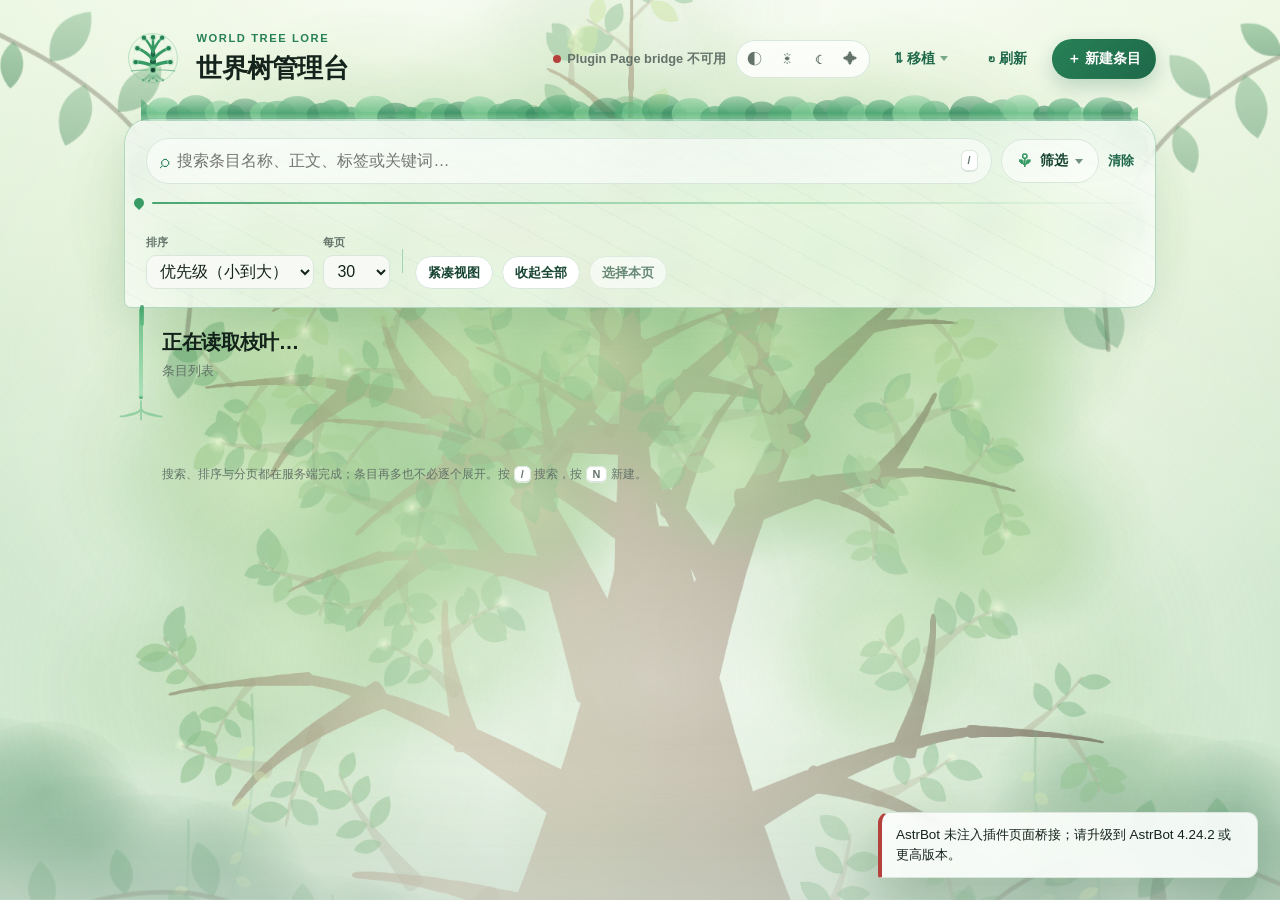
<file: pages/worldtree/index.html>
<!doctype html>
<html lang="zh-CN">
  <head>
    <meta charset="utf-8" />
    <meta name="viewport" content="width=device-width, initial-scale=1" />
    <meta
      name="description"
      content="世界树的检索、排序、批量编辑、导入和导出管理台"
    />
    <title>世界树管理台</title>
    <link rel="icon" href="./favicon.svg" type="image/svg+xml" />
    <link rel="stylesheet" href="./style.css" />
    <script>
      /* Paint the stored theme before first layout so switching to a night
         theme never flashes the light palette. app.js re-applies it later. */
      (() => {
        try {
          const stored = window.localStorage.getItem("worldtree.theme");
          if (stored === "light" || stored === "dark" || stored === "nightglow") {
            document.documentElement.dataset.theme = stored;
            document.documentElement.dataset.themeMode = stored;
          }
        } catch {
          /* storage may be blocked; the default light palette is fine. */
        }
      })();
    </script>
  </head>
  <body>
    <div class="sky" aria-hidden="true">
      <svg class="sky-tree" viewBox="-200 -140 2000 1880" preserveAspectRatio="xMidYMin slice" focusable="false">
      <defs>
      <radialGradient id="skyHalo" cx=".5" cy=".5" r=".5"><stop class="stop-core" offset="0"/><stop class="stop-mid" offset=".46"/><stop class="stop-fade" offset="1"/></radialGradient>
      <radialGradient id="skyBloom" cx=".5" cy=".5" r=".5"><stop class="stop-core" offset="0"/><stop class="stop-mid" offset=".52"/><stop class="stop-fade" offset="1"/></radialGradient>
      <radialGradient id="skyBloomDeep" cx=".5" cy=".46" r=".5"><stop class="stop-core" offset="0"/><stop class="stop-mid" offset=".5"/><stop class="stop-fade" offset="1"/></radialGradient>
      <radialGradient id="skyBud" cx=".5" cy=".5" r=".5"><stop class="stop-core" offset="0"/><stop class="stop-mid" offset=".34"/><stop class="stop-fade" offset="1"/></radialGradient>
      <linearGradient id="skyWood" x1="0" y1="0" x2="1" y2="0"><stop class="stop-rim" offset="0"/><stop class="stop-lit" offset=".3"/><stop class="stop-core" offset=".62"/><stop class="stop-shade" offset="1"/></linearGradient>
      <linearGradient id="skyLeaf" x1="0" y1="0" x2="0" y2="1"><stop class="stop-core" offset="0"/><stop class="stop-edge" offset="1"/></linearGradient>
      <linearGradient id="skyVine" x1="0" y1="0" x2="0" y2="1"><stop class="stop-top" offset="0"/><stop class="stop-fade" offset="1"/></linearGradient>
      <linearGradient id="skyRay" x1="0" y1="0" x2="0" y2="1"><stop class="stop-top" offset="0"/><stop class="stop-fade" offset="1"/></linearGradient>
      <linearGradient id="skyVeil" x1="0" y1="0" x2="0" y2="1" gradientUnits="objectBoundingBox"><stop class="stop-top" offset="0"/><stop class="stop-mid" offset=".42"/><stop class="stop-fade" offset=".8"/></linearGradient>
      <radialGradient id="skyScrim" cx=".5" cy=".5" r=".5"><stop class="stop-core" offset="0"/><stop class="stop-mid" offset=".46"/><stop class="stop-fade" offset="1"/></radialGradient>
      <linearGradient id="skyLeafDeep" x1="0" y1="0" x2="0" y2="1"><stop class="stop-core" offset="0"/><stop class="stop-edge" offset="1"/></linearGradient>
      </defs>
      <ellipse class="sky-halo" cx="830" cy="332" rx="980" ry="700" />
      <g class="sky-rays"><path class="sky-ray" d="M809-126L855-114L598 1388L330 1322Z" /><path class="sky-ray" d="M808-122L856-118L797 1403L602 1386Z" /><path class="sky-ray" d="M808-117L856-123L1142 1373L892 1404Z" /><path class="sky-ray" d="M809-113L855-127L1336 1317L1166 1365Z" /><path class="sky-ray" d="M810-110L854-130L1576 1210L1373 1305Z" /></g>
      <g class="sky-far"><path class="sky-far-trunk" d="M-90 986Q-74 986-68 1233Q-63 1480-90 1480Q-117 1480-111 1233Q-106 986-90 986Z"/><ellipse class="sky-far-crown" cx="-90" cy="986" rx="251" ry="179" opacity=".85" /><ellipse class="sky-far-crown" cx="-179" cy="891" rx="139" ry="112" opacity=".7" /><ellipse class="sky-far-crown" cx="13" cy="918" rx="125" ry="103" opacity=".66" /><path class="sky-far-trunk" d="M152 1074Q166 1074 172 1297Q177 1521 152 1521Q127 1521 133 1297Q138 1074 152 1074Z"/><ellipse class="sky-far-crown" cx="152" cy="1074" rx="227" ry="162" opacity=".85" /><ellipse class="sky-far-crown" cx="70" cy="988" rx="126" ry="101" opacity=".7" /><ellipse class="sky-far-crown" cx="245" cy="1013" rx="113" ry="93" opacity=".66" /><path class="sky-far-trunk" d="M368 1150Q380 1150 384 1333Q388 1517 368 1517Q348 1517 352 1333Q356 1150 368 1150Z"/><ellipse class="sky-far-crown" cx="368" cy="1150" rx="187" ry="133" opacity=".85" /><ellipse class="sky-far-crown" cx="301" cy="1079" rx="103" ry="83" opacity=".7" /><ellipse class="sky-far-crown" cx="444" cy="1099" rx="93" ry="76" opacity=".66" /><path class="sky-far-trunk" d="M1258 1108Q1271 1108 1276 1315Q1281 1522 1258 1522Q1235 1522 1240 1315Q1245 1108 1258 1108Z"/><ellipse class="sky-far-crown" cx="1258" cy="1108" rx="210" ry="150" opacity=".85" /><ellipse class="sky-far-crown" cx="1182" cy="1028" rx="116" ry="94" opacity=".7" /><ellipse class="sky-far-crown" cx="1344" cy="1051" rx="105" ry="86" opacity=".66" /><path class="sky-far-trunk" d="M1486 1010Q1502 1010 1508 1257Q1513 1504 1486 1504Q1459 1504 1465 1257Q1470 1010 1486 1010Z"/><ellipse class="sky-far-crown" cx="1486" cy="1010" rx="251" ry="179" opacity=".85" /><ellipse class="sky-far-crown" cx="1396" cy="915" rx="139" ry="112" opacity=".7" /><ellipse class="sky-far-crown" cx="1589" cy="942" rx="125" ry="103" opacity=".66" /><path class="sky-far-trunk" d="M1668 1104Q1682 1104 1687 1316Q1691 1527 1668 1527Q1645 1527 1650 1316Q1655 1104 1668 1104Z"/><ellipse class="sky-far-crown" cx="1668" cy="1104" rx="215" ry="154" opacity=".85" /><ellipse class="sky-far-crown" cx="1591" cy="1023" rx="119" ry="96" opacity=".7" /><ellipse class="sky-far-crown" cx="1756" cy="1046" rx="107" ry="88" opacity=".66" /><ellipse class="sky-fog" cx="-176" cy="1277" rx="487" ry="159" opacity=".8" /><ellipse class="sky-fog" cx="133" cy="1276" rx="392" ry="148" opacity=".8" /><ellipse class="sky-fog" cx="498" cy="1310" rx="429" ry="193" opacity=".7" /><ellipse class="sky-fog" cx="830" cy="1318" rx="356" ry="169" opacity=".6" /><ellipse class="sky-fog" cx="1115" cy="1273" rx="342" ry="138" opacity=".6" /><ellipse class="sky-fog" cx="1445" cy="1289" rx="397" ry="163" opacity=".7" /><ellipse class="sky-fog" cx="1833" cy="1283" rx="342" ry="183" opacity=".6" /><ellipse class="sky-fog" cx="2142" cy="1305" rx="376" ry="183" opacity=".6" /></g>
      <g class="sky-canopy-back"><ellipse class="sky-bloom-back" cx="504" cy="538" rx="230" ry="202" transform="rotate(-8.4 504 538.2)" opacity=".4" /><ellipse class="sky-bloom-back" cx="571" cy="320" rx="317" ry="259" transform="rotate(2.7 571.5 320.6)" opacity=".5" /><ellipse class="sky-bloom-back" cx="522" cy="656" rx="253" ry="218" transform="rotate(5.4 522.8 656.1)" opacity=".3" /><ellipse class="sky-bloom-back" cx="332" cy="703" rx="253" ry="219" transform="rotate(-10.9 332 703.1)" opacity=".2" /><ellipse class="sky-bloom-back" cx="325" cy="466" rx="303" ry="250" transform="rotate(-9.6 325.9 466.6)" opacity=".3" /><ellipse class="sky-bloom-back" cx="767" cy="298" rx="288" ry="220" transform="rotate(-17.1 767.1 298.3)" opacity=".5" /><ellipse class="sky-bloom-back" cx="916" cy="439" rx="230" ry="193" transform="rotate(-7.6 916.3 439.3)" opacity=".5" /><ellipse class="sky-bloom-back" cx="748" cy="80" rx="317" ry="250" transform="rotate(1.3 748 80.2)" opacity=".3" /><ellipse class="sky-bloom-back" cx="953" cy="265" rx="303" ry="243" transform="rotate(9.1 953.6 265.5)" opacity=".5" /><ellipse class="sky-bloom-back" cx="325" cy="299" rx="272" ry="215" transform="rotate(18.2 325.6 299.4)" opacity=".3" /><ellipse class="sky-bloom-back" cx="476" cy="97" rx="288" ry="227" transform="rotate(15.2 476 97)" opacity=".2" /><ellipse class="sky-bloom-back" cx="289" cy="131" rx="253" ry="229" transform="rotate(-16.2 289.6 131.2)" opacity=".2" /><ellipse class="sky-bloom-back" cx="963" cy="108" rx="253" ry="217" transform="rotate(-16.1 963.2 108)" opacity=".3" /><ellipse class="sky-bloom-back" cx="1144" cy="92" rx="272" ry="219" transform="rotate(0.7 1144 92.4)" opacity=".2" /><ellipse class="sky-bloom-back" cx="1190" cy="286" rx="288" ry="244" transform="rotate(-9.8 1190.6 286.4)" opacity=".4" /><ellipse class="sky-bloom-back" cx="786" cy="-117" rx="272" ry="214" transform="rotate(-16.6 786.1 -117.9)" opacity=".1" /><ellipse class="sky-bloom-back" cx="654" cy="501" rx="201" ry="187" transform="rotate(-6.3 654.1 501.9)" opacity=".5" /><ellipse class="sky-bloom-back" cx="1156" cy="478" rx="253" ry="237" transform="rotate(18 1156.7 478)" opacity=".4" /><ellipse class="sky-bloom-back" cx="1284" cy="544" rx="201" ry="161" transform="rotate(7.6 1284.1 544.9)" opacity=".3" /><ellipse class="sky-bloom-back" cx="1342" cy="147" rx="201" ry="177" transform="rotate(9.3 1342.3 147.5)" opacity=".1" /><ellipse class="sky-bloom-back" cx="378" cy="889" rx="230" ry="182" transform="rotate(5.6 378.7 889.1)" opacity=".1" /><ellipse class="sky-bloom-back" cx="194" cy="759" rx="230" ry="186" transform="rotate(-18 194.2 759.4)" opacity=".1" /><ellipse class="sky-bloom-back" cx="1144" cy="902" rx="230" ry="186" transform="rotate(1.5 1144.3 902.3)" opacity=".1" /><ellipse class="sky-bloom-back" cx="1209" cy="1110" rx="230" ry="211" transform="rotate(-4.5 1209.8 1110.7)" opacity=".1" /><ellipse class="sky-bloom-back" cx="1116" cy="679" rx="201" ry="188" transform="rotate(-14.8 1116.3 679.1)" opacity=".3" /><ellipse class="sky-bloom-back" cx="1341" cy="692" rx="230" ry="210" transform="rotate(17.2 1341.4 692.2)" opacity=".1" /><ellipse class="sky-bloom-back" cx="1421" cy="875" rx="201" ry="180" transform="rotate(-11.9 1421 875.8)" opacity=".1" /><ellipse class="sky-bloom-back" cx="479" cy="1127" rx="201" ry="169" transform="rotate(-3.9 479.9 1127.9)" opacity=".1" /></g>
      <g class="sky-canopy-pocket"><ellipse class="sky-bloom-deep" cx="636" cy="566" rx="214" ry="162" opacity=".3" /><ellipse class="sky-bloom-deep" cx="962" cy="600" rx="198" ry="150" opacity=".3" /><ellipse class="sky-bloom-deep" cx="800" cy="700" rx="182" ry="138" opacity=".3" /><ellipse class="sky-bloom-deep" cx="512" cy="486" rx="168" ry="127" opacity=".3" /><ellipse class="sky-bloom-deep" cx="1090" cy="498" rx="168" ry="127" opacity=".3" /><ellipse class="sky-bloom-deep" cx="798" cy="300" rx="150" ry="114" opacity=".3" /></g>
      <g class="sky-holes"><ellipse class="sky-hole" cx="700" cy="300" rx="140" ry="103" opacity=".5" /><ellipse class="sky-hole" cx="930" cy="392" rx="120" ry="88" opacity=".5" /><ellipse class="sky-hole" cx="560" cy="404" rx="112" ry="82" opacity=".5" /><ellipse class="sky-hole" cx="1010" cy="236" rx="96" ry="71" opacity=".5" /><ellipse class="sky-hole" cx="790" cy="520" rx="104" ry="77" opacity=".5" /><ellipse class="sky-hole" cx="404" cy="330" rx="92" ry="68" opacity=".5" /><ellipse class="sky-hole" cx="1160" cy="392" rx="86" ry="63" opacity=".5" /></g>
      <path id="wtWood" class="sky-wood" d="M816 556Q854 556 857 567Q859 578 863 593Q866 609 870 624Q874 640 878 657Q883 674 888 692Q892 710 897 729Q902 748 908 767Q913 787 919 806Q924 826 930 845Q936 865 943 886Q949 907 956 928Q963 950 971 972Q978 994 986 1017Q995 1040 1004 1064Q1012 1087 1022 1112Q1032 1136 1043 1161Q1053 1186 1065 1212Q1076 1237 1089 1263Q1101 1289 1114 1315Q1127 1341 1141 1367Q1154 1393 1168 1420Q1182 1447 1196 1475Q1210 1503 1224 1531Q1238 1560 1252 1589Q1265 1618 1280 1650Q1294 1683 1305 1706Q1315 1730 799 1730Q283 1730 295 1706Q307 1683 323 1650Q340 1618 355 1589Q371 1560 387 1531Q403 1503 418 1475Q434 1447 449 1420Q465 1393 479 1367Q494 1341 509 1315Q523 1289 536 1263Q550 1237 563 1212Q575 1186 587 1161Q598 1136 609 1112Q620 1087 629 1064Q639 1040 648 1017Q656 994 664 972Q672 950 679 928Q687 907 693 886Q700 865 706 845Q712 826 717 806Q723 787 728 767Q733 748 738 729Q743 710 748 692Q752 674 756 657Q760 640 764 624Q767 609 771 593Q774 578 776 567Q778 556 816 556ZM768 782Q719 801 715 784Q711 767 707 750Q702 733 698 716Q694 699 689 682Q684 665 680 649Q675 632 670 615Q665 599 659 582Q654 566 648 550Q642 533 636 517Q629 501 623 485Q616 469 608 454Q601 438 593 422Q585 407 577 392Q568 377 559 363Q549 348 549 339Q549 330 558 333Q566 336 576 350Q586 365 596 379Q606 394 616 409Q626 424 635 439Q644 454 654 469Q663 484 672 499Q681 514 689 530Q698 545 707 561Q715 576 724 592Q732 608 741 623Q749 639 758 655Q766 670 774 686Q783 702 791 717Q799 733 808 748Q816 764 768 782ZM729 633Q722 660 713 657Q704 653 694 650Q685 646 676 643Q667 639 657 636Q648 633 639 629Q629 626 620 623Q610 621 601 618Q591 615 582 613Q572 611 563 609Q553 607 543 606Q533 604 524 603Q514 602 504 602Q494 601 484 602Q475 602 465 603Q455 603 451 601Q447 599 450 596Q453 592 463 591Q473 590 484 589Q494 588 504 588Q514 587 524 587Q534 587 544 587Q555 587 565 587Q575 588 585 589Q595 589 605 590Q616 591 626 592Q636 593 646 594Q656 596 666 597Q676 598 686 600Q696 601 706 602Q716 604 726 605Q736 606 729 633ZM624 617Q610 628 607 622Q604 617 601 611Q597 606 594 600Q591 595 588 589Q584 584 581 578Q578 573 575 567Q572 561 569 556Q566 550 563 544Q560 539 558 533Q555 527 553 521Q550 515 548 509Q546 503 544 497Q542 491 541 485Q539 478 538 472Q536 466 538 463Q539 461 541 463Q543 465 544 471Q546 477 548 483Q550 488 552 494Q555 500 557 505Q560 511 563 516Q566 522 569 527Q573 532 576 537Q580 542 584 547Q587 552 591 557Q595 561 599 566Q603 571 607 575Q611 580 616 585Q620 589 624 594Q628 598 633 603Q637 607 624 617ZM532 586Q543 599 538 602Q534 605 529 607Q525 610 520 613Q516 615 512 618Q507 621 503 624Q499 627 495 630Q490 633 486 636Q482 639 478 642Q474 645 470 648Q466 652 462 655Q458 658 455 662Q451 665 447 669Q444 673 440 677Q437 681 434 685Q431 689 428 690Q425 690 425 688Q425 685 428 680Q431 676 434 672Q438 668 441 664Q444 659 447 655Q451 651 454 647Q457 643 461 639Q464 635 468 631Q471 627 475 623Q478 619 482 615Q485 612 489 608Q493 604 496 600Q500 596 503 592Q507 588 511 585Q514 581 518 577Q521 573 532 586ZM461 596Q463 604 459 605Q454 606 449 607Q445 608 440 609Q435 610 430 612Q426 613 421 614Q417 615 412 616Q407 618 403 619Q398 620 393 622Q389 623 384 625Q380 626 375 628Q371 629 366 631Q362 633 357 635Q353 636 348 638Q344 640 340 642Q336 645 334 644Q332 644 333 643Q334 641 338 639Q342 637 347 635Q351 632 355 630Q360 628 364 626Q369 624 373 622Q377 620 382 618Q386 616 391 614Q395 613 400 611Q404 609 409 607Q413 605 418 604Q422 602 427 600Q431 598 436 597Q440 595 445 593Q449 591 454 590Q458 588 461 596ZM649 541Q624 528 629 520Q635 511 641 503Q646 495 652 487Q658 479 664 471Q669 463 675 454Q681 446 687 438Q693 430 699 422Q705 414 711 407Q717 399 724 391Q730 384 737 376Q744 369 750 362Q757 354 764 348Q772 341 779 334Q786 327 794 321Q801 315 806 314Q811 314 810 319Q808 323 801 330Q794 336 787 343Q781 350 775 358Q768 365 763 373Q757 380 752 388Q746 396 741 404Q736 413 732 421Q727 429 722 438Q718 446 714 455Q710 464 706 473Q702 481 698 490Q695 499 691 508Q687 517 684 526Q680 535 677 545Q673 554 649 541ZM690 443Q687 427 693 426Q699 426 705 425Q711 425 717 424Q723 424 729 423Q735 423 741 423Q747 422 753 422Q759 421 765 421Q771 421 777 421Q783 421 790 421Q796 421 802 421Q808 421 814 421Q820 421 826 422Q832 422 838 423Q844 424 850 424Q856 425 858 427Q860 429 857 431Q854 432 849 431Q843 431 837 430Q831 430 825 430Q819 431 814 431Q808 431 802 432Q796 433 790 434Q785 434 779 436Q773 437 767 438Q762 439 756 441Q750 442 745 444Q739 445 733 447Q728 449 722 450Q716 452 711 454Q705 456 699 458Q694 460 690 443ZM759 379Q742 379 742 374Q743 368 744 362Q744 357 745 351Q745 345 745 339Q746 334 746 328Q746 322 747 317Q747 311 747 305Q747 300 747 294Q747 288 746 283Q746 277 745 271Q745 266 744 260Q743 254 742 249Q741 243 740 238Q739 232 737 227Q736 221 736 219Q737 216 740 217Q742 219 744 225Q746 230 747 236Q749 241 751 247Q752 252 754 258Q755 264 757 269Q758 275 759 281Q760 286 762 292Q763 298 764 304Q765 309 766 315Q767 321 768 327Q768 332 769 338Q770 344 771 350Q772 356 773 361Q774 367 775 373Q775 379 759 379ZM799 322Q795 315 799 313Q804 311 808 309Q812 307 817 306Q821 304 825 302Q830 300 834 298Q839 297 843 295Q847 293 852 291Q856 289 861 288Q865 286 870 284Q874 283 879 281Q883 280 888 278Q892 277 897 275Q901 274 906 272Q910 271 915 270Q919 269 921 269Q922 270 921 271Q920 272 916 273Q911 275 907 276Q902 278 898 280Q894 281 889 283Q885 285 881 287Q876 289 872 291Q868 293 864 295Q860 297 855 299Q851 301 847 304Q843 306 839 308Q835 310 831 313Q827 315 823 318Q819 320 815 322Q811 325 806 327Q802 330 799 322ZM632 432Q624 458 614 454Q605 450 596 446Q586 442 577 438Q568 434 558 430Q549 426 540 422Q530 418 521 414Q511 411 502 407Q492 404 483 400Q473 397 464 394Q454 391 444 388Q435 385 425 383Q415 380 405 378Q395 376 386 374Q376 372 366 370Q356 369 352 366Q348 363 353 360Q357 358 367 359Q377 360 387 361Q397 362 408 364Q418 365 428 366Q438 368 448 369Q458 371 469 373Q479 374 489 376Q499 378 509 380Q519 382 529 384Q540 386 550 387Q560 389 570 391Q580 393 590 395Q600 397 610 399Q620 401 630 403Q640 405 632 432ZM526 408Q512 418 510 413Q507 409 505 404Q502 399 500 395Q497 390 495 385Q492 380 490 376Q488 371 485 366Q483 361 481 356Q478 352 476 347Q474 342 472 337Q470 332 468 327Q466 322 465 317Q463 312 462 307Q460 301 459 296Q458 291 457 286Q456 281 457 278Q458 276 460 278Q462 280 464 285Q465 290 466 294Q468 299 470 304Q472 309 474 313Q476 318 479 322Q481 327 484 331Q487 335 489 340Q492 344 495 348Q498 352 502 356Q505 360 508 364Q511 368 515 372Q518 376 522 379Q525 383 529 387Q532 391 536 395Q539 398 526 408ZM435 366Q445 379 439 382Q434 385 429 389Q423 392 418 395Q412 398 407 401Q402 405 397 408Q391 411 386 415Q381 418 376 422Q371 426 367 430Q362 434 357 438Q353 442 348 446Q344 451 340 455Q336 460 332 465Q328 469 325 475Q321 480 318 485Q315 490 313 492Q310 493 310 491Q309 488 312 482Q315 476 318 471Q321 465 325 460Q328 454 332 449Q336 444 340 439Q344 434 348 429Q352 424 356 419Q360 414 365 410Q369 405 374 400Q378 396 383 391Q388 387 392 383Q397 378 402 374Q406 369 411 365Q416 361 420 356Q425 352 435 366ZM363 363Q364 371 359 371Q354 371 349 371Q344 371 339 371Q334 371 329 371Q324 371 319 370Q314 370 309 370Q305 370 300 370Q295 370 290 371Q285 371 280 371Q275 371 270 371Q265 371 260 372Q255 372 251 372Q246 373 241 373Q236 374 231 374Q226 375 225 374Q223 373 225 372Q226 371 231 371Q235 370 240 369Q245 368 250 368Q255 367 260 367Q265 366 270 365Q275 365 279 364Q284 363 289 363Q294 362 299 362Q304 361 309 361Q314 360 319 360Q324 359 328 359Q333 358 338 357Q343 357 348 356Q353 356 358 355Q363 355 363 363ZM567 351Q556 362 550 356Q545 349 539 343Q534 336 528 330Q523 323 517 317Q512 311 506 304Q501 298 495 292Q490 285 484 279Q478 273 472 267Q467 261 461 255Q455 249 449 243Q443 237 437 231Q431 225 425 220Q419 214 412 208Q406 203 400 197Q393 192 392 189Q392 187 394 187Q397 187 404 192Q410 198 417 203Q423 208 430 214Q437 219 443 224Q450 230 456 235Q463 240 469 246Q476 251 482 257Q488 262 495 268Q501 273 508 279Q514 285 520 290Q527 296 533 301Q540 307 546 312Q552 318 559 324Q565 329 571 335Q578 340 567 351ZM498 289Q489 290 489 286Q488 281 488 277Q487 272 487 267Q486 263 486 258Q485 254 485 249Q484 244 484 240Q484 235 483 231Q483 226 483 221Q483 217 483 212Q482 208 482 203Q483 198 483 194Q483 189 483 184Q483 180 484 175Q484 171 485 166Q486 162 487 160Q488 159 489 161Q489 162 489 167Q488 171 488 176Q488 180 488 185Q488 189 488 194Q488 198 489 203Q489 207 490 212Q490 216 491 221Q492 225 493 230Q494 234 495 238Q496 243 497 247Q498 252 499 256Q500 260 501 265Q502 269 504 274Q505 278 506 282Q508 287 498 289ZM446 224Q448 233 443 234Q438 235 433 236Q429 237 424 238Q419 239 414 240Q409 241 404 242Q399 243 394 244Q390 245 385 247Q380 248 375 249Q370 250 366 252Q361 253 356 255Q351 257 347 258Q342 260 338 262Q333 264 328 266Q324 268 320 270Q315 273 314 273Q312 272 313 271Q313 270 318 267Q322 265 327 262Q331 260 336 258Q340 255 345 253Q349 251 354 249Q358 247 363 245Q368 243 372 241Q377 239 382 238Q386 236 391 234Q396 232 401 230Q405 229 410 227Q415 225 420 224Q424 222 429 220Q434 218 439 217Q443 215 446 224ZM398 191Q396 196 393 193Q389 191 386 189Q382 187 378 185Q375 183 371 181Q368 179 364 177Q360 175 357 173Q353 171 350 169Q346 167 342 165Q339 163 335 161Q332 159 328 157Q324 155 321 154Q317 152 313 150Q310 148 306 146Q302 144 298 143Q295 141 294 140Q293 138 295 138Q296 138 300 139Q304 141 308 143Q311 144 315 146Q319 148 323 150Q326 151 330 153Q334 155 337 157Q341 159 345 160Q349 162 352 164Q356 166 360 167Q364 169 367 171Q371 173 375 175Q378 176 382 178Q386 180 389 182Q393 184 397 185Q401 187 398 191ZM809 746Q761 749 762 730Q763 711 764 692Q764 673 765 654Q765 635 766 617Q767 598 767 579Q768 560 768 541Q769 522 770 503Q770 484 771 465Q771 446 772 427Q773 409 774 390Q774 371 775 352Q776 333 777 314Q778 295 779 277Q780 258 781 239Q782 220 787 214Q792 207 796 214Q801 221 800 240Q800 258 800 277Q801 296 801 315Q802 333 803 352Q804 371 806 389Q807 408 809 427Q811 445 813 464Q815 482 817 501Q820 520 822 538Q825 557 828 575Q831 594 834 612Q837 631 840 649Q843 668 846 687Q849 705 853 724Q856 742 809 746ZM815 579Q801 600 792 593Q782 586 773 578Q763 571 754 564Q745 556 735 549Q726 542 716 535Q706 528 697 522Q687 515 677 509Q667 502 657 496Q647 490 637 484Q627 478 616 473Q606 467 595 462Q584 457 573 453Q562 448 551 444Q540 441 529 437Q518 434 515 431Q512 427 516 426Q520 424 531 427Q543 430 555 433Q566 437 578 440Q589 444 600 448Q612 452 623 457Q634 461 645 466Q656 471 668 476Q679 481 689 486Q700 491 711 496Q722 502 733 507Q744 513 754 518Q765 524 776 529Q786 535 797 541Q808 546 818 552Q829 557 815 579ZM700 517Q685 521 684 515Q683 509 682 503Q681 497 680 491Q679 485 678 479Q677 473 676 467Q675 460 674 454Q673 448 672 442Q671 436 670 430Q670 424 669 418Q668 412 668 406Q667 399 667 393Q666 387 666 381Q666 375 666 369Q665 363 665 357Q665 350 667 348Q669 346 670 348Q672 351 672 357Q672 363 673 369Q673 375 674 380Q675 386 676 392Q677 398 678 404Q679 410 681 416Q682 422 684 427Q685 433 687 439Q689 445 691 450Q693 456 695 462Q697 468 699 473Q701 479 703 484Q705 490 708 496Q710 501 712 507Q714 513 700 517ZM606 448Q613 462 606 465Q599 468 592 471Q585 474 578 477Q571 480 564 483Q557 486 550 490Q543 493 536 496Q529 500 522 503Q515 507 509 510Q502 514 495 518Q489 522 482 526Q476 530 469 535Q463 539 457 544Q451 548 445 553Q439 558 434 563Q428 569 425 569Q423 569 423 567Q423 564 429 559Q435 553 440 548Q446 543 452 538Q458 533 464 528Q470 523 476 518Q482 513 488 508Q495 504 501 499Q507 494 514 490Q520 486 527 481Q533 477 540 472Q546 468 553 464Q559 460 566 455Q573 451 579 447Q586 443 592 439Q599 434 606 448ZM525 430Q524 437 518 436Q513 435 507 434Q501 433 495 432Q490 431 484 430Q478 429 473 428Q467 427 461 426Q455 426 450 425Q444 424 438 423Q432 423 427 422Q421 421 415 421Q409 420 404 420Q398 420 392 419Q386 419 381 419Q375 419 369 419Q363 419 362 418Q361 418 362 417Q363 416 369 415Q375 415 380 415Q386 415 392 415Q398 415 404 415Q410 415 415 415Q421 415 427 416Q433 416 439 416Q445 416 450 417Q456 417 462 417Q468 418 474 418Q480 419 485 419Q491 420 497 420Q503 420 509 421Q514 421 520 422Q526 422 525 430ZM776 457Q758 439 766 432Q774 425 782 418Q791 411 799 403Q807 396 815 389Q824 382 832 374Q840 367 849 360Q857 353 865 346Q874 339 882 332Q891 325 899 318Q908 311 917 304Q925 298 934 291Q943 284 951 278Q960 271 969 265Q978 259 987 253Q996 247 1001 247Q1005 247 1004 251Q1002 255 993 261Q985 268 976 275Q968 281 960 288Q951 295 943 303Q936 310 928 318Q920 325 913 333Q905 341 898 349Q891 357 883 365Q876 373 869 381Q862 389 855 398Q849 406 842 414Q835 423 828 431Q822 440 815 448Q808 457 802 466Q795 474 776 457ZM852 363Q855 347 860 349Q866 351 872 352Q878 354 884 355Q890 357 896 359Q901 360 907 362Q913 364 919 365Q925 367 931 369Q937 371 942 373Q948 375 954 377Q960 379 965 381Q971 383 977 385Q982 388 988 390Q993 392 999 395Q1004 398 1010 401Q1015 403 1016 406Q1017 408 1015 408Q1012 409 1007 406Q1001 404 996 401Q990 399 985 397Q979 395 974 394Q968 392 962 391Q956 389 951 388Q945 387 939 386Q933 385 927 384Q921 383 915 382Q909 382 904 381Q898 381 892 380Q886 380 880 379Q874 379 868 379Q862 378 856 378Q850 378 852 363ZM937 307Q923 303 925 298Q927 292 929 287Q932 281 934 276Q936 271 938 265Q940 260 942 254Q944 249 945 243Q947 238 949 232Q950 227 952 221Q953 216 954 210Q955 204 956 199Q957 193 957 187Q958 182 958 176Q958 170 958 164Q958 159 957 153Q956 147 957 145Q958 142 960 144Q962 146 963 152Q964 158 965 164Q965 169 966 175Q966 181 966 187Q966 193 966 199Q966 205 966 211Q966 217 965 223Q965 229 964 235Q963 241 963 247Q962 253 961 259Q960 265 959 271Q958 276 957 282Q956 288 955 294Q954 300 953 306Q952 311 937 307ZM994 254Q990 248 994 245Q999 243 1004 240Q1008 238 1013 235Q1018 233 1022 230Q1027 228 1032 225Q1036 223 1041 220Q1046 218 1051 215Q1055 213 1060 211Q1065 208 1069 206Q1074 203 1079 201Q1084 199 1088 196Q1093 194 1098 192Q1103 189 1107 187Q1112 185 1117 183Q1122 180 1123 181Q1125 181 1124 182Q1123 184 1119 186Q1114 188 1109 191Q1104 193 1100 196Q1095 198 1091 201Q1086 203 1082 206Q1077 209 1072 211Q1068 214 1063 217Q1059 220 1055 223Q1050 225 1046 228Q1041 231 1037 234Q1032 237 1028 240Q1024 243 1019 246Q1015 249 1011 252Q1006 255 1002 258Q998 261 994 254ZM802 342Q782 358 776 349Q771 340 765 331Q759 322 754 313Q748 304 742 296Q736 287 730 278Q724 269 718 261Q712 252 706 244Q700 235 693 227Q687 218 680 210Q674 202 667 194Q660 186 653 178Q646 171 638 163Q631 155 623 148Q615 141 607 134Q599 127 598 123Q597 119 601 119Q606 119 614 126Q622 133 631 139Q639 146 647 153Q655 160 663 167Q671 175 679 182Q687 189 695 197Q702 204 710 211Q718 219 725 227Q733 234 740 242Q748 249 756 257Q763 265 770 273Q778 280 785 288Q793 296 800 304Q808 311 815 319Q822 327 802 342ZM723 258Q707 256 709 249Q710 243 712 236Q713 229 715 223Q716 216 718 209Q719 203 721 196Q722 189 724 183Q726 176 727 169Q729 163 731 156Q733 150 735 143Q737 137 739 130Q741 124 743 117Q746 111 748 104Q750 98 753 92Q756 85 759 79Q761 73 764 72Q766 70 767 73Q767 76 764 82Q762 88 760 94Q757 101 755 107Q754 113 752 120Q750 126 749 133Q748 139 746 146Q745 153 744 159Q743 166 743 172Q742 179 741 186Q741 192 740 199Q740 206 739 213Q739 219 739 226Q739 233 738 239Q738 246 738 253Q738 260 723 258ZM669 171Q668 187 661 186Q654 185 647 184Q640 183 633 182Q627 181 620 180Q613 179 606 178Q599 178 592 177Q586 176 579 176Q572 175 565 175Q558 175 551 175Q544 175 537 175Q531 175 524 175Q517 175 510 176Q503 177 496 178Q490 178 483 180Q476 181 474 180Q471 179 473 177Q475 175 481 173Q488 172 495 171Q502 169 509 168Q516 167 523 166Q530 165 537 164Q544 163 551 163Q558 162 565 161Q572 161 579 160Q586 160 593 160Q600 159 607 159Q614 158 621 158Q628 158 635 158Q642 157 649 157Q655 157 662 156Q669 156 669 171ZM608 126Q605 133 600 130Q596 128 591 125Q587 122 583 119Q578 117 574 114Q570 111 565 108Q561 106 556 103Q552 101 548 98Q543 95 539 93Q534 90 530 88Q525 85 521 83Q516 81 511 78Q507 76 502 74Q498 71 493 69Q488 67 484 65Q479 63 478 62Q477 60 479 60Q480 60 485 62Q490 63 495 65Q499 67 504 70Q509 72 514 74Q518 76 523 78Q528 80 532 82Q537 84 542 86Q547 89 551 91Q556 93 561 95Q565 97 570 100Q575 102 579 104Q584 106 589 109Q593 111 598 113Q603 115 607 117Q612 120 608 126ZM792 232Q777 233 778 224Q778 215 778 206Q779 196 779 187Q779 178 780 169Q780 160 780 151Q780 142 781 133Q781 123 781 114Q781 105 782 96Q782 87 782 78Q782 69 783 60Q783 50 783 41Q784 32 784 23Q784 14 784 5Q785-4 785-13Q785-22 787-24Q788-26 790-24Q791-22 791-13Q791-4 791 5Q791 14 791 23Q791 32 792 41Q792 50 792 60Q793 69 793 78Q794 87 794 96Q795 105 795 114Q796 123 797 132Q798 141 798 150Q799 159 800 168Q801 178 801 187Q802 196 803 205Q804 214 805 223Q806 232 792 232ZM784 131Q777 126 781 121Q785 117 789 113Q793 109 797 105Q800 101 804 97Q808 93 812 89Q816 85 820 81Q824 77 829 73Q833 69 837 65Q841 62 846 58Q850 55 855 51Q859 48 864 45Q869 42 873 39Q878 36 883 33Q888 31 893 28Q899 26 900 26Q902 27 901 28Q900 29 895 32Q890 34 885 37Q880 40 876 43Q871 46 867 49Q862 53 858 56Q854 60 850 64Q846 67 842 71Q838 75 835 79Q831 83 827 88Q824 92 820 96Q817 100 814 105Q810 109 807 114Q804 118 800 123Q797 127 794 132Q791 136 784 131ZM792 44Q786 50 783 46Q779 42 776 38Q773 34 769 30Q766 26 762 22Q759 18 756 14Q752 10 748 6Q745 2 741-1Q737-5 734-9Q730-12 726-16Q722-19 718-22Q714-25 709-28Q705-32 701-34Q696-37 692-40Q687-42 682-44Q678-47 677-48Q676-49 677-50Q679-50 684-48Q689-46 694-43Q698-41 703-38Q708-36 712-33Q717-30 721-27Q726-24 730-21Q734-18 738-15Q743-11 747-8Q751-5 755-1Q759 2 763 6Q767 9 771 13Q775 16 779 20Q783 24 787 27Q791 31 795 34Q799 38 792 44ZM788-19Q784-19 784-23Q784-28 784-32Q784-37 785-41Q785-46 785-50Q785-55 785-59Q785-64 785-68Q785-72 786-77Q786-81 786-86Q786-90 786-95Q786-99 786-104Q786-108 787-113Q787-117 787-122Q787-126 787-131Q787-135 787-139Q788-144 789-145Q789-146 790-145Q791-144 791-139Q791-135 791-130Q791-126 791-122Q791-117 791-113Q791-108 791-104Q791-99 791-95Q791-90 791-86Q791-81 791-77Q791-72 791-68Q791-63 791-59Q791-55 792-50Q792-46 792-41Q792-37 792-32Q792-28 792-23Q792-19 788-19ZM848 787Q801 770 809 755Q817 739 825 724Q833 708 841 693Q848 677 856 662Q864 646 872 631Q880 615 888 600Q896 584 904 569Q912 554 921 538Q929 523 937 508Q946 493 955 478Q963 463 972 448Q981 433 990 418Q1000 404 1009 389Q1018 375 1028 360Q1038 346 1046 343Q1054 340 1054 349Q1054 357 1045 372Q1036 386 1028 401Q1020 416 1012 431Q1005 446 998 462Q991 477 985 493Q978 509 972 525Q966 541 961 557Q955 573 950 589Q945 605 940 621Q936 638 931 654Q927 671 922 687Q918 704 914 720Q910 737 906 754Q902 770 898 787Q895 804 848 787ZM916 653Q893 667 888 656Q883 646 878 635Q873 625 868 614Q863 604 858 593Q853 583 847 573Q842 562 836 552Q831 542 825 532Q819 522 813 512Q806 502 800 493Q793 483 786 474Q780 465 772 456Q765 447 757 438Q749 430 741 422Q733 413 724 406Q715 398 714 394Q713 390 717 390Q722 390 731 397Q740 405 749 413Q758 420 767 428Q775 437 784 445Q792 453 800 462Q808 471 816 480Q824 489 832 498Q839 507 847 516Q854 526 862 535Q869 544 876 554Q883 563 890 573Q897 582 904 592Q911 602 918 611Q925 621 932 630Q939 640 916 653ZM839 549Q824 543 827 536Q831 530 834 523Q837 517 841 510Q844 504 847 497Q851 491 854 485Q857 478 861 472Q864 465 868 459Q872 453 875 446Q879 440 883 434Q887 428 891 422Q895 416 899 410Q904 404 908 398Q913 393 917 387Q922 381 927 376Q932 371 935 370Q937 370 937 373Q937 375 932 381Q927 386 923 392Q919 397 915 403Q911 409 907 415Q904 421 900 428Q897 434 894 440Q891 447 888 453Q885 460 883 466Q880 473 877 479Q875 486 873 493Q870 500 868 506Q866 513 864 520Q862 527 860 534Q858 541 856 548Q854 554 839 549ZM789 448Q790 464 783 463Q775 463 768 462Q761 462 754 461Q747 461 740 461Q732 461 725 460Q718 460 711 460Q704 460 697 460Q690 460 683 461Q676 461 668 462Q661 462 654 463Q647 464 640 465Q633 466 626 467Q619 468 612 470Q605 472 599 474Q592 476 589 475Q587 474 588 472Q590 470 597 468Q603 465 610 463Q617 461 624 459Q631 457 638 455Q645 454 652 452Q660 451 667 449Q674 448 681 447Q688 445 695 444Q702 443 710 442Q717 441 724 440Q731 439 738 438Q746 437 753 436Q760 435 767 434Q774 433 782 432Q789 431 789 448ZM724 398Q720 404 715 401Q711 398 706 394Q701 391 697 388Q692 385 687 381Q683 378 678 375Q673 372 669 369Q664 366 659 362Q654 359 649 356Q645 353 640 351Q635 348 630 345Q625 342 620 339Q615 337 610 334Q605 332 600 329Q594 327 589 325Q584 322 583 321Q582 320 584 319Q585 319 591 321Q596 323 601 326Q607 328 612 330Q617 332 622 335Q627 337 633 340Q638 342 643 345Q648 347 653 350Q658 353 663 355Q668 358 673 361Q678 363 683 366Q688 369 693 371Q698 374 703 377Q709 380 714 383Q719 385 724 388Q729 391 724 398ZM928 534Q920 508 930 507Q939 506 948 504Q957 503 967 501Q976 500 985 498Q994 497 1004 496Q1013 494 1022 493Q1031 491 1041 490Q1050 489 1059 488Q1069 487 1078 486Q1087 485 1096 484Q1106 483 1115 482Q1124 481 1134 481Q1143 480 1152 480Q1162 480 1171 480Q1180 480 1184 482Q1188 485 1184 488Q1180 490 1171 491Q1162 491 1153 492Q1144 493 1135 495Q1126 496 1117 498Q1108 500 1099 502Q1090 504 1081 506Q1073 508 1064 511Q1055 514 1046 517Q1038 519 1029 522Q1021 526 1012 529Q1003 532 995 535Q986 539 978 542Q969 546 961 549Q952 553 944 556Q935 560 928 534ZM1020 501Q1026 486 1030 488Q1034 491 1038 493Q1043 496 1047 498Q1051 500 1055 503Q1059 505 1063 508Q1067 510 1072 513Q1076 515 1080 518Q1084 520 1088 523Q1092 526 1096 528Q1100 531 1104 534Q1108 537 1111 540Q1115 543 1119 546Q1123 549 1126 552Q1130 555 1133 559Q1137 562 1137 565Q1138 567 1135 567Q1132 566 1129 563Q1125 560 1121 558Q1118 555 1114 552Q1110 550 1106 548Q1102 545 1098 543Q1094 541 1090 539Q1085 537 1081 536Q1077 534 1072 532Q1068 531 1064 529Q1059 528 1055 527Q1050 525 1046 524Q1041 523 1037 521Q1032 520 1028 519Q1023 518 1019 517Q1014 516 1020 501ZM1110 500Q1098 490 1101 487Q1105 483 1109 480Q1112 476 1116 472Q1120 469 1123 465Q1127 462 1130 458Q1134 454 1137 451Q1141 447 1144 443Q1147 439 1150 436Q1154 432 1157 428Q1160 424 1163 420Q1166 416 1169 412Q1172 408 1175 404Q1177 399 1180 395Q1183 391 1185 386Q1187 382 1190 380Q1192 379 1193 382Q1193 385 1191 389Q1189 394 1186 398Q1184 403 1182 408Q1180 412 1177 417Q1175 421 1172 426Q1170 430 1167 435Q1165 439 1162 444Q1160 448 1157 453Q1155 457 1152 462Q1149 466 1147 470Q1144 475 1141 479Q1139 484 1136 488Q1133 492 1131 497Q1128 501 1126 506Q1123 510 1110 500ZM1174 484Q1175 476 1179 477Q1184 478 1188 479Q1192 480 1197 481Q1201 482 1205 483Q1210 484 1214 485Q1219 487 1223 488Q1227 489 1232 490Q1236 491 1240 492Q1245 493 1249 494Q1253 495 1258 497Q1262 498 1266 499Q1270 500 1275 502Q1279 503 1283 504Q1288 505 1292 507Q1296 508 1297 509Q1298 511 1296 511Q1295 512 1291 510Q1286 509 1282 508Q1278 507 1274 506Q1269 505 1265 504Q1261 503 1256 502Q1252 501 1247 501Q1243 500 1239 499Q1234 499 1230 498Q1225 497 1221 497Q1217 496 1212 496Q1208 495 1203 495Q1199 494 1195 494Q1190 493 1186 493Q1181 493 1177 492Q1172 492 1174 484ZM1005 454Q981 465 978 455Q974 445 971 435Q968 425 965 415Q962 405 958 395Q955 385 951 375Q948 365 944 355Q941 345 937 336Q933 326 929 316Q925 307 921 297Q916 288 912 278Q907 269 902 260Q898 250 892 241Q887 232 882 223Q876 215 870 206Q864 197 864 193Q864 188 868 190Q873 191 879 199Q885 208 892 216Q898 225 904 234Q910 243 916 251Q922 260 928 269Q933 278 939 287Q945 296 950 305Q956 314 961 324Q967 333 972 342Q977 351 983 360Q988 370 993 379Q998 388 1004 397Q1009 407 1014 416Q1019 425 1025 434Q1030 444 1005 454ZM951 354Q936 350 938 345Q940 340 942 335Q944 329 946 324Q948 319 950 314Q952 308 955 303Q957 298 959 293Q961 287 964 282Q966 277 969 272Q971 267 974 262Q976 257 979 252Q982 247 985 242Q988 237 991 233Q994 228 998 223Q1001 219 1005 214Q1008 210 1011 209Q1013 209 1013 212Q1013 214 1010 219Q1006 223 1004 228Q1001 232 998 237Q995 242 993 247Q991 252 989 257Q987 262 985 267Q983 272 982 277Q980 283 979 288Q978 293 976 299Q975 304 974 309Q973 315 972 320Q971 325 971 331Q970 336 969 342Q968 347 968 353Q967 358 951 354ZM920 258Q914 273 908 270Q902 266 896 263Q890 260 884 257Q877 254 871 251Q865 248 859 245Q853 242 846 239Q840 236 834 234Q828 231 821 228Q815 226 809 223Q802 221 796 219Q789 216 783 214Q776 212 770 210Q763 208 757 207Q750 205 743 204Q737 202 735 201Q733 199 735 197Q738 196 744 197Q751 198 758 200Q765 201 772 202Q778 204 785 205Q792 206 799 208Q806 210 812 211Q819 213 826 215Q833 216 839 218Q846 220 853 222Q859 224 866 226Q873 228 879 230Q886 231 893 233Q899 235 906 237Q913 239 919 241Q926 243 920 258ZM873 199Q867 205 864 201Q861 197 858 193Q854 189 851 185Q848 181 844 177Q841 173 838 169Q835 165 831 162Q828 158 824 154Q821 150 818 146Q814 143 811 139Q807 135 804 131Q800 128 797 124Q793 121 789 117Q786 114 782 110Q778 107 774 103Q771 100 770 98Q770 97 771 97Q773 97 777 100Q781 104 785 107Q789 110 792 114Q796 117 800 120Q804 124 808 127Q812 131 815 134Q819 138 823 141Q827 144 830 148Q834 151 838 155Q842 158 845 162Q849 165 853 169Q857 172 860 176Q864 180 868 183Q872 187 875 190Q879 194 873 199ZM1037 361Q1027 350 1033 345Q1039 339 1046 334Q1052 328 1058 323Q1065 318 1071 312Q1077 307 1084 302Q1090 296 1096 291Q1103 285 1109 280Q1115 275 1122 269Q1128 264 1135 259Q1141 254 1147 248Q1154 243 1160 238Q1167 233 1173 228Q1180 222 1186 217Q1193 212 1200 207Q1206 202 1209 202Q1211 202 1210 204Q1210 207 1203 212Q1197 217 1191 223Q1184 228 1178 233Q1172 239 1166 245Q1160 250 1154 256Q1148 262 1142 267Q1136 273 1131 279Q1125 285 1119 291Q1114 297 1108 303Q1102 309 1097 315Q1091 321 1086 328Q1080 334 1075 340Q1069 346 1064 352Q1058 359 1053 365Q1048 371 1037 361ZM1099 294Q1098 285 1103 285Q1107 284 1111 284Q1115 284 1120 284Q1124 284 1129 284Q1133 283 1137 283Q1142 283 1146 283Q1150 283 1155 283Q1159 283 1163 283Q1168 283 1172 283Q1176 283 1181 283Q1185 283 1189 283Q1194 284 1198 284Q1202 284 1207 285Q1211 285 1215 286Q1220 286 1221 287Q1222 288 1220 289Q1219 290 1215 289Q1211 289 1206 289Q1202 289 1198 289Q1194 289 1189 289Q1185 289 1181 289Q1176 289 1172 290Q1168 290 1164 291Q1159 291 1155 292Q1151 293 1147 293Q1143 294 1138 295Q1134 295 1130 296Q1126 297 1121 298Q1117 299 1113 300Q1109 301 1105 302Q1100 302 1099 294ZM1164 247Q1156 247 1156 242Q1157 237 1158 232Q1158 227 1159 222Q1159 217 1160 212Q1161 207 1161 202Q1162 197 1162 192Q1162 187 1163 182Q1163 177 1163 172Q1163 167 1164 162Q1164 157 1164 152Q1164 147 1163 142Q1163 137 1163 132Q1162 127 1162 122Q1161 117 1160 112Q1160 107 1160 106Q1161 104 1162 106Q1163 107 1164 112Q1165 117 1166 122Q1167 127 1167 132Q1168 137 1169 142Q1169 147 1170 152Q1170 157 1171 162Q1171 167 1171 172Q1172 177 1172 182Q1172 187 1172 192Q1172 197 1173 202Q1173 207 1173 212Q1173 217 1173 222Q1173 227 1173 233Q1173 238 1173 243Q1173 248 1164 247ZM1205 207Q1202 203 1206 201Q1209 199 1213 196Q1216 194 1219 192Q1223 190 1226 188Q1230 186 1233 183Q1236 181 1240 179Q1243 177 1247 175Q1250 173 1254 170Q1257 168 1260 166Q1264 164 1267 162Q1271 160 1274 158Q1278 155 1281 153Q1285 151 1288 149Q1291 147 1295 145Q1298 143 1300 143Q1302 143 1301 145Q1300 146 1297 148Q1293 150 1290 152Q1287 155 1283 157Q1280 159 1276 161Q1273 163 1270 166Q1266 168 1263 170Q1260 172 1256 175Q1253 177 1250 179Q1247 182 1243 184Q1240 186 1237 189Q1233 191 1230 194Q1227 196 1224 198Q1220 201 1217 203Q1214 206 1211 208Q1207 210 1205 207ZM711 922Q694 950 683 941Q672 933 661 924Q649 916 638 907Q627 899 616 891Q605 883 593 875Q582 867 571 859Q559 852 547 844Q536 837 524 830Q512 823 500 817Q487 811 475 805Q462 799 450 794Q437 788 424 784Q411 779 398 775Q385 771 371 769Q358 766 354 762Q350 758 355 755Q359 753 373 755Q387 758 401 761Q415 764 429 768Q442 771 456 776Q469 780 483 784Q496 789 510 794Q523 799 536 804Q549 810 562 815Q575 821 588 827Q601 833 614 839Q627 845 639 851Q652 857 665 864Q678 870 690 876Q703 882 716 889Q728 895 711 922ZM574 854Q556 859 554 852Q553 845 552 837Q551 830 550 823Q549 816 548 809Q547 802 546 795Q545 787 544 780Q543 773 542 766Q541 759 541 751Q540 744 539 737Q539 730 538 723Q538 715 538 708Q537 701 537 694Q537 687 537 679Q537 672 538 665Q538 658 540 655Q542 653 544 655Q546 658 546 665Q546 672 546 679Q546 686 547 693Q548 700 549 707Q550 714 551 721Q553 728 554 735Q556 742 558 749Q560 755 562 762Q564 769 566 776Q568 782 570 789Q573 796 575 802Q577 809 580 815Q583 822 585 829Q588 835 590 842Q593 849 574 854ZM463 776Q473 793 464 796Q456 800 448 803Q439 807 431 810Q423 814 415 818Q407 821 399 825Q391 829 383 833Q375 837 367 842Q360 846 352 851Q345 855 337 860Q330 865 323 870Q316 876 309 881Q302 887 296 893Q289 899 283 906Q277 912 272 919Q266 926 263 927Q260 929 260 925Q260 922 265 915Q271 907 276 900Q282 893 288 886Q295 880 301 873Q307 867 314 861Q321 854 328 848Q335 842 342 837Q349 831 356 825Q364 820 371 814Q379 809 386 804Q394 799 401 794Q409 788 416 783Q424 778 432 773Q439 768 447 763Q454 758 463 776ZM367 759Q367 769 360 768Q353 768 347 768Q340 768 333 768Q326 768 320 768Q313 768 306 768Q299 768 292 768Q286 769 279 769Q272 769 265 769Q259 770 252 770Q245 771 238 772Q232 772 225 773Q218 774 212 775Q205 776 198 777Q192 778 185 780Q178 781 177 781Q175 780 176 779Q177 777 184 776Q191 774 197 773Q204 771 211 770Q217 769 224 767Q231 766 238 765Q244 764 251 763Q258 762 265 761Q271 760 278 759Q285 758 292 757Q298 756 305 756Q312 755 319 754Q326 753 332 753Q339 752 346 751Q353 751 359 750Q366 749 367 759ZM894 964Q880 937 892 932Q904 927 917 922Q929 917 942 911Q954 906 967 901Q979 896 992 891Q1004 886 1017 881Q1030 877 1042 872Q1055 867 1068 863Q1081 859 1094 855Q1107 850 1120 847Q1133 843 1146 840Q1159 837 1172 834Q1185 831 1199 828Q1212 826 1225 824Q1239 822 1243 825Q1248 827 1244 831Q1240 834 1227 837Q1214 839 1201 842Q1188 845 1176 849Q1163 853 1151 857Q1138 861 1126 866Q1114 871 1102 877Q1090 882 1078 888Q1066 894 1055 900Q1043 906 1031 913Q1020 919 1009 926Q997 933 986 940Q975 947 964 954Q953 961 941 968Q930 976 919 983Q908 991 894 964ZM1019 889Q1024 871 1032 874Q1040 877 1048 880Q1056 883 1064 886Q1072 889 1080 892Q1088 895 1096 899Q1104 902 1112 905Q1120 908 1128 912Q1136 915 1144 919Q1152 923 1160 927Q1167 931 1175 935Q1183 939 1190 943Q1197 948 1205 952Q1212 957 1219 962Q1226 967 1233 972Q1240 978 1240 981Q1241 984 1238 984Q1235 983 1228 978Q1221 973 1214 969Q1207 964 1200 960Q1192 956 1185 953Q1177 949 1169 946Q1162 942 1154 939Q1146 937 1138 934Q1130 931 1122 929Q1114 927 1106 925Q1097 923 1089 921Q1081 919 1073 917Q1064 915 1056 914Q1048 912 1039 911Q1031 909 1022 908Q1014 906 1019 889ZM1147 862Q1130 856 1133 850Q1136 843 1139 837Q1141 831 1144 825Q1147 819 1150 812Q1153 806 1155 800Q1158 794 1160 788Q1163 781 1165 775Q1167 769 1169 762Q1171 756 1173 749Q1175 743 1177 736Q1178 730 1180 723Q1181 717 1182 710Q1183 703 1184 697Q1184 690 1184 683Q1185 677 1186 674Q1188 671 1190 674Q1192 676 1192 683Q1192 690 1192 697Q1192 704 1191 711Q1191 718 1190 725Q1190 731 1189 738Q1188 745 1187 752Q1186 759 1185 766Q1184 773 1183 780Q1181 786 1180 793Q1179 800 1177 807Q1176 814 1174 820Q1173 827 1171 834Q1170 841 1168 847Q1167 854 1165 861Q1164 867 1147 862ZM1232 828Q1232 819 1238 820Q1245 820 1251 821Q1258 821 1264 822Q1271 822 1277 823Q1284 823 1290 824Q1297 825 1303 825Q1310 826 1316 826Q1323 827 1329 828Q1336 829 1342 829Q1349 830 1355 831Q1361 832 1368 833Q1374 834 1381 835Q1387 836 1394 837Q1400 838 1406 840Q1413 841 1414 842Q1415 843 1413 844Q1412 845 1406 843Q1399 842 1393 841Q1386 840 1380 840Q1374 839 1367 838Q1361 838 1354 837Q1348 837 1341 836Q1335 836 1329 836Q1322 836 1316 836Q1309 835 1303 835Q1296 835 1290 836Q1283 836 1277 836Q1270 836 1264 836Q1257 836 1251 836Q1244 837 1238 837Q1231 837 1232 828ZM726 1086Q718 1110 708 1106Q698 1101 687 1097Q677 1092 667 1088Q657 1084 647 1080Q636 1076 626 1072Q616 1068 605 1064Q595 1060 585 1057Q574 1053 564 1050Q553 1046 543 1043Q532 1041 521 1038Q511 1035 500 1033Q489 1031 478 1029Q467 1027 457 1026Q446 1025 435 1024Q424 1024 420 1021Q417 1019 420 1016Q424 1014 435 1014Q446 1014 457 1015Q468 1016 480 1017Q491 1017 502 1019Q513 1020 524 1021Q535 1023 547 1025Q558 1026 569 1028Q580 1030 591 1032Q602 1034 613 1037Q624 1039 635 1041Q646 1043 657 1046Q668 1048 679 1051Q690 1053 701 1056Q712 1058 723 1060Q733 1063 726 1086ZM917 1135Q911 1112 921 1111Q931 1109 942 1107Q952 1105 963 1104Q973 1102 983 1100Q994 1098 1004 1097Q1015 1095 1025 1094Q1035 1092 1046 1090Q1056 1089 1067 1088Q1077 1086 1088 1085Q1098 1084 1109 1083Q1119 1082 1130 1081Q1140 1081 1151 1080Q1161 1079 1172 1079Q1182 1079 1193 1079Q1203 1079 1207 1081Q1210 1084 1206 1086Q1203 1088 1193 1089Q1182 1089 1172 1090Q1162 1091 1152 1092Q1141 1093 1131 1095Q1121 1097 1111 1099Q1101 1101 1091 1103Q1081 1106 1071 1108Q1061 1111 1051 1114Q1041 1117 1031 1120Q1021 1123 1011 1126Q1001 1130 992 1133Q982 1136 972 1140Q962 1143 952 1147Q943 1151 933 1154Q923 1158 917 1135Z"/>
      <ellipse class="sky-wood-lit" cx="742" cy="1080" rx="120" ry="640" transform="rotate(-3 742 1080)" />
      <path class="sky-twig" d="M588 561Q584 571 579 567Q574 564 569 561Q564 558 559 555Q554 552 548 549Q543 547 538 544Q532 542 527 540Q521 538 515 537Q510 535 504 535Q498 534 497 533Q496 532 497 531Q498 530 504 531Q510 532 516 533Q522 534 528 535Q534 536 540 538Q546 539 551 541Q557 542 563 544Q569 546 575 547Q581 549 586 551Q592 552 588 561ZM548 513Q539 509 543 503Q547 498 551 492Q554 486 558 481Q561 475 565 470Q569 464 572 459Q576 453 580 448Q584 442 587 437Q591 431 595 426Q599 421 601 420Q602 420 602 422Q602 423 598 429Q595 434 591 439Q588 445 584 451Q581 456 579 462Q576 468 573 474Q571 480 568 486Q566 492 564 499Q562 505 560 511Q557 517 548 513ZM484 617Q494 616 494 621Q494 626 493 631Q493 636 493 641Q493 646 493 651Q494 656 494 661Q495 666 496 671Q497 676 499 680Q500 685 503 690Q505 694 505 696Q505 697 503 697Q502 696 499 691Q497 687 495 682Q493 677 491 673Q489 668 487 663Q486 658 484 653Q483 648 481 643Q480 638 479 633Q477 628 476 623Q474 618 484 617ZM458 659Q460 669 455 668Q450 668 446 668Q441 667 436 667Q431 667 427 667Q422 666 417 666Q413 666 408 665Q403 664 399 663Q394 662 390 661Q385 660 384 658Q384 657 385 657Q387 656 391 657Q395 658 400 659Q404 659 409 659Q413 659 418 659Q422 658 426 657Q431 657 435 655Q440 654 444 653Q448 652 453 650Q457 649 458 659ZM409 609Q413 612 411 616Q408 619 405 623Q402 627 400 630Q397 634 394 638Q392 642 390 645Q388 649 386 653Q384 657 382 662Q380 666 379 670Q378 674 377 676Q376 677 375 675Q374 674 375 669Q377 665 378 660Q380 656 381 652Q383 647 385 643Q387 639 389 635Q392 631 394 627Q396 623 398 619Q400 615 403 611Q405 607 409 609ZM368 630Q367 635 362 634Q358 632 353 631Q348 629 343 628Q339 627 334 625Q329 624 325 622Q320 620 316 618Q311 616 307 614Q303 611 298 608Q294 606 294 604Q294 603 295 603Q297 603 301 605Q305 608 309 610Q313 612 318 614Q322 616 327 617Q331 618 336 619Q341 621 345 621Q350 622 355 623Q359 624 364 624Q369 625 368 630ZM755 438Q746 433 750 429Q753 425 756 420Q759 416 762 412Q765 407 767 403Q770 398 772 393Q775 389 777 384Q779 379 780 374Q782 369 783 364Q784 359 785 358Q786 356 787 358Q788 359 787 364Q786 370 785 375Q784 380 782 386Q781 391 779 396Q778 401 776 406Q774 412 773 417Q771 422 769 427Q767 432 766 437Q764 443 755 438ZM809 420Q816 413 819 417Q822 421 825 425Q829 429 832 433Q835 437 838 441Q841 446 844 450Q847 454 850 458Q853 463 856 467Q858 471 861 476Q863 481 862 482Q862 484 861 483Q859 482 857 478Q855 473 852 469Q849 465 846 461Q842 458 839 454Q835 451 831 448Q827 445 823 442Q819 439 815 436Q811 433 807 430Q802 428 809 420ZM763 316Q758 325 754 321Q750 318 747 315Q743 311 739 308Q735 305 731 303Q727 300 723 297Q719 295 715 293Q711 290 706 289Q702 287 697 285Q692 284 691 283Q690 282 692 281Q693 280 698 282Q703 283 707 284Q712 286 717 287Q722 289 726 291Q731 293 736 294Q740 296 745 298Q750 300 754 302Q759 304 764 306Q768 307 763 316ZM743 264Q736 257 740 253Q745 249 750 245Q755 241 759 237Q764 233 769 229Q774 225 779 221Q784 218 789 214Q794 210 799 207Q804 204 809 201Q815 198 816 198Q818 198 817 199Q816 201 811 204Q806 207 801 211Q796 214 792 218Q787 222 783 227Q779 231 775 236Q771 240 768 245Q764 250 761 255Q757 260 754 265Q751 270 743 264ZM847 301Q842 300 844 295Q846 291 849 287Q851 282 853 278Q855 274 857 269Q859 265 860 261Q862 256 864 252Q865 247 867 243Q868 238 869 233Q870 229 871 228Q872 226 873 228Q873 229 873 234Q872 239 870 243Q869 248 868 253Q867 258 865 262Q864 267 862 271Q861 276 859 281Q858 285 856 290Q854 294 853 299Q851 303 847 301ZM886 279Q888 274 892 276Q895 278 899 280Q903 282 907 284Q911 286 915 288Q919 290 923 292Q926 294 930 297Q934 299 937 302Q941 304 944 307Q948 310 948 312Q948 313 947 313Q945 313 942 310Q938 307 935 305Q931 303 928 301Q924 298 920 297Q916 295 912 293Q908 292 904 290Q900 289 896 287Q892 286 888 285Q884 283 886 279ZM500 360Q497 369 492 367Q487 365 482 363Q477 361 472 360Q467 358 462 356Q457 355 452 354Q447 353 441 352Q436 351 431 351Q426 351 420 352Q415 352 414 352Q412 351 413 350Q414 349 420 348Q425 347 431 347Q436 347 442 347Q447 347 453 347Q458 347 463 347Q469 348 474 348Q480 348 485 349Q491 349 496 349Q502 350 500 360ZM467 322Q457 319 459 314Q462 309 464 304Q466 299 468 294Q471 289 473 284Q475 279 478 274Q480 270 483 265Q485 260 488 255Q490 250 493 246Q496 241 498 241Q499 240 499 242Q499 243 496 248Q494 253 492 257Q489 262 488 267Q486 272 484 277Q483 282 482 287Q481 293 480 298Q479 303 478 308Q477 314 477 319Q476 324 467 322ZM378 402Q388 404 386 410Q384 416 382 422Q380 428 378 434Q377 440 375 446Q374 452 373 458Q372 464 371 470Q370 476 370 482Q370 488 371 494Q371 501 370 502Q370 503 368 502Q367 501 367 495Q366 489 366 482Q366 476 366 470Q366 464 366 457Q366 451 366 445Q366 438 367 432Q367 426 367 419Q368 413 368 407Q368 401 378 402ZM343 454Q343 464 337 463Q331 462 324 461Q318 460 312 459Q305 458 299 458Q293 457 286 456Q280 455 274 454Q267 453 261 452Q255 451 248 449Q242 448 241 447Q240 445 242 445Q243 444 249 445Q256 447 262 447Q268 448 274 448Q281 449 287 449Q293 449 299 448Q306 448 312 447Q318 447 324 446Q331 445 337 444Q343 443 343 454ZM308 362Q312 365 309 369Q306 373 303 376Q300 380 297 383Q294 387 291 391Q288 394 285 398Q282 402 280 406Q277 410 275 414Q273 418 271 422Q269 426 268 427Q266 428 266 427Q265 425 267 421Q269 416 272 412Q274 408 276 404Q278 400 281 395Q283 391 286 387Q288 383 291 379Q294 375 296 371Q299 367 301 363Q304 359 308 362ZM262 372Q258 376 255 372Q252 369 249 365Q246 362 243 358Q240 355 236 351Q233 347 230 344Q228 340 225 336Q222 332 219 328Q217 324 214 320Q212 316 212 314Q213 313 214 314Q215 314 218 318Q220 322 223 326Q225 330 228 333Q231 337 234 340Q238 344 241 347Q244 350 248 353Q251 357 255 360Q258 363 262 366Q265 369 262 372ZM492 239Q489 243 486 240Q482 237 479 233Q476 230 473 227Q470 224 466 221Q463 218 459 216Q456 213 452 211Q449 208 445 206Q441 204 437 203Q433 201 432 200Q431 199 432 198Q434 197 438 199Q442 201 446 203Q450 205 454 207Q458 209 462 211Q466 214 470 216Q474 219 477 221Q481 224 485 227Q489 229 492 232Q496 234 492 239ZM482 196Q478 192 481 189Q484 187 487 184Q490 181 494 179Q497 176 500 173Q503 171 506 168Q510 166 513 163Q516 161 520 159Q524 157 527 155Q531 153 532 153Q534 154 533 155Q532 156 529 158Q525 160 522 162Q519 164 516 167Q513 169 510 172Q507 175 504 178Q501 181 499 184Q496 187 494 190Q491 193 489 196Q486 200 482 196ZM392 236Q396 240 394 243Q391 246 388 250Q385 253 382 256Q379 260 377 263Q374 267 372 270Q369 274 367 278Q365 282 363 286Q361 289 359 294Q358 298 357 299Q355 300 355 298Q354 297 356 292Q357 288 359 284Q361 280 363 276Q365 272 367 268Q369 264 371 260Q374 256 376 252Q378 248 381 245Q383 241 385 237Q387 233 392 236ZM348 259Q346 264 341 261Q337 258 333 255Q328 252 324 249Q320 246 315 243Q311 239 307 236Q303 233 299 229Q295 226 291 222Q287 219 284 215Q280 211 280 209Q280 208 281 208Q283 209 286 212Q290 216 294 219Q298 223 302 226Q306 229 310 232Q314 235 319 237Q323 240 328 242Q333 245 337 247Q342 249 347 252Q351 254 348 259ZM358 168Q358 171 354 172Q350 172 345 173Q341 174 337 174Q332 175 328 176Q324 177 320 178Q315 179 311 180Q307 182 303 183Q299 185 295 187Q291 188 290 188Q288 188 289 187Q289 185 293 183Q297 181 302 180Q306 178 310 177Q314 175 318 174Q323 173 327 172Q331 171 336 170Q340 169 344 168Q349 167 353 166Q357 166 358 168ZM321 153Q318 154 318 151Q317 147 316 144Q315 140 315 137Q314 133 313 130Q312 127 312 123Q311 120 311 116Q310 113 310 109Q309 106 309 102Q309 99 310 97Q310 96 311 97Q312 98 313 102Q313 105 313 109Q314 112 315 116Q315 119 316 122Q317 126 317 129Q318 133 319 136Q320 139 321 143Q322 146 323 149Q324 153 321 153ZM687 453Q681 460 677 456Q674 452 670 447Q666 443 662 439Q658 435 654 432Q650 428 646 424Q642 421 637 418Q633 415 628 412Q623 409 618 407Q613 405 612 403Q611 402 613 402Q614 401 619 403Q625 405 630 408Q635 410 640 413Q645 416 650 419Q655 422 659 425Q664 428 669 431Q674 434 679 437Q683 440 688 443Q693 446 687 453ZM666 397Q659 391 663 387Q668 383 672 379Q677 375 681 371Q686 366 690 362Q695 358 699 354Q704 350 708 346Q713 342 717 338Q722 334 727 330Q731 326 733 326Q735 326 734 328Q734 329 729 333Q724 337 720 341Q716 345 712 350Q708 354 704 359Q700 363 697 368Q693 373 690 378Q686 383 683 388Q680 393 676 398Q673 403 666 397ZM529 484Q537 487 534 494Q531 501 528 508Q525 514 523 521Q520 528 517 535Q515 542 513 549Q511 556 509 563Q508 570 507 578Q505 585 505 592Q505 600 504 601Q503 602 502 601Q501 600 501 592Q502 585 502 577Q503 570 504 562Q505 555 506 548Q507 540 509 533Q510 526 512 518Q514 511 515 503Q517 496 518 489Q520 481 529 484ZM472 535Q470 543 462 540Q454 537 447 534Q439 531 432 528Q424 525 416 521Q409 518 401 515Q394 511 386 507Q379 504 372 500Q365 495 358 491Q351 487 350 485Q350 484 352 484Q353 484 360 488Q367 492 374 496Q381 499 389 503Q396 506 404 508Q412 511 419 513Q427 515 435 517Q443 519 451 521Q459 523 467 524Q475 526 472 535ZM460 419Q463 422 459 426Q455 429 451 433Q447 437 443 440Q439 444 435 448Q431 452 428 456Q424 460 421 465Q418 469 415 473Q412 478 410 483Q407 488 406 488Q404 489 404 488Q404 486 406 481Q409 476 411 472Q414 467 417 462Q421 458 424 453Q427 449 431 445Q435 440 438 436Q442 432 446 428Q449 424 453 420Q457 416 460 419ZM405 420Q402 424 398 420Q394 416 389 413Q385 409 381 405Q377 401 372 398Q368 394 364 390Q360 386 356 382Q352 378 348 374Q344 370 340 366Q337 362 337 360Q337 358 338 359Q340 359 343 363Q347 368 351 372Q355 376 359 379Q363 383 367 387Q372 390 376 393Q380 397 385 400Q389 403 394 407Q399 410 403 413Q408 416 405 420ZM916 380Q910 373 914 370Q919 367 923 364Q928 361 932 358Q937 355 941 352Q945 348 949 345Q953 341 957 338Q961 334 965 330Q968 326 972 322Q975 318 977 318Q978 317 978 319Q978 320 975 324Q971 329 968 333Q965 337 961 341Q958 345 954 350Q950 354 947 358Q943 362 940 366Q936 370 933 374Q929 378 926 383Q922 387 916 380ZM975 383Q983 380 984 385Q985 391 986 396Q986 401 987 406Q988 412 988 417Q989 422 990 428Q990 433 990 438Q991 443 991 449Q991 454 990 459Q990 465 989 466Q988 467 987 466Q986 464 987 459Q987 454 986 449Q986 444 985 439Q984 434 983 429Q982 424 980 419Q978 414 976 409Q974 404 972 399Q970 395 968 390Q966 385 975 383ZM960 247Q952 252 949 247Q946 242 943 237Q940 231 937 226Q934 221 931 216Q927 211 924 206Q920 201 917 197Q913 192 909 188Q905 183 901 179Q896 175 896 173Q896 172 897 172Q899 172 903 176Q908 180 912 185Q916 189 921 193Q925 197 929 202Q933 206 938 211Q942 215 946 219Q950 224 954 228Q958 233 963 237Q967 241 960 247ZM956 191Q950 185 955 181Q959 177 964 174Q969 170 974 166Q979 163 983 159Q988 155 993 152Q998 149 1004 146Q1009 142 1014 140Q1019 137 1025 135Q1031 132 1032 133Q1034 134 1033 135Q1032 136 1026 138Q1021 141 1016 144Q1011 147 1006 150Q1002 154 997 158Q993 161 989 166Q985 170 981 174Q977 179 974 183Q970 188 967 193Q963 198 956 191ZM1046 226Q1041 225 1043 220Q1045 216 1046 211Q1048 206 1049 202Q1051 197 1052 193Q1053 188 1055 183Q1056 179 1057 174Q1058 169 1059 164Q1059 160 1060 155Q1061 150 1062 149Q1062 148 1063 149Q1064 150 1064 155Q1063 160 1063 165Q1062 170 1061 175Q1060 179 1059 184Q1058 189 1057 194Q1056 199 1055 203Q1054 208 1053 213Q1052 218 1051 222Q1050 227 1046 226ZM1087 197Q1088 192 1093 194Q1097 196 1102 197Q1106 199 1111 201Q1115 202 1120 204Q1124 206 1129 208Q1133 209 1138 211Q1142 213 1146 215Q1151 218 1155 220Q1159 222 1160 224Q1160 225 1159 225Q1157 225 1153 223Q1149 221 1145 219Q1140 217 1136 215Q1132 214 1127 212Q1123 211 1118 209Q1113 208 1109 207Q1104 205 1100 204Q1095 203 1090 202Q1086 201 1087 197ZM738 186Q730 191 727 184Q724 178 721 172Q718 166 715 160Q712 154 709 148Q705 142 702 137Q698 131 694 126Q690 121 685 116Q680 111 675 107Q670 103 669 101Q669 100 670 100Q672 100 677 104Q683 108 688 113Q693 118 698 122Q702 127 707 133Q711 138 716 143Q720 148 724 154Q729 159 733 165Q737 170 741 176Q745 181 738 186ZM742 121Q736 114 742 111Q748 108 753 104Q759 101 764 98Q770 95 775 92Q781 89 787 86Q792 83 798 80Q804 77 810 75Q816 73 822 71Q828 69 829 69Q831 70 830 71Q829 72 823 74Q817 77 811 79Q806 82 800 85Q795 88 790 92Q785 95 780 99Q775 103 770 107Q766 111 761 116Q757 120 752 124Q748 129 742 121ZM593 163Q599 170 593 174Q588 178 582 182Q576 186 571 190Q565 194 560 199Q555 203 550 208Q545 212 541 218Q536 223 532 228Q529 234 525 240Q522 246 521 247Q520 248 519 246Q519 245 522 239Q525 232 529 226Q532 220 536 215Q540 209 545 203Q549 198 554 192Q558 187 563 182Q568 177 573 172Q578 166 582 161Q587 156 593 163ZM526 177Q519 183 515 177Q512 171 508 165Q504 160 500 154Q496 148 492 143Q488 137 485 131Q481 125 477 120Q473 114 470 108Q466 102 463 96Q459 90 460 89Q460 87 461 88Q463 88 466 94Q470 100 473 106Q477 111 482 117Q486 122 490 127Q495 132 499 137Q504 142 509 147Q513 152 518 157Q523 161 528 166Q533 171 526 177ZM559 97Q560 101 554 102Q549 102 543 103Q538 103 532 104Q527 105 521 106Q516 107 511 108Q506 109 500 111Q495 112 490 115Q485 117 480 119Q476 122 474 122Q473 122 473 120Q474 119 478 116Q483 113 488 111Q494 109 499 107Q504 105 509 103Q515 102 520 100Q526 99 531 98Q536 97 542 95Q547 94 553 93Q558 92 559 97ZM513 79Q509 81 507 77Q505 72 504 68Q502 64 501 60Q499 56 497 51Q496 47 495 43Q493 39 492 34Q491 30 490 25Q489 21 489 16Q488 12 489 11Q490 9 491 11Q492 12 493 16Q493 20 494 25Q495 29 496 33Q498 37 499 41Q501 45 503 49Q504 53 506 57Q508 61 511 65Q513 69 515 73Q517 77 513 79ZM827 85Q822 86 822 80Q821 74 821 69Q821 63 820 57Q820 52 819 46Q818 40 817 35Q816 29 815 23Q814 18 812 12Q811 7 809 2Q807-4 807-5Q807-7 809-6Q810-5 812 0Q814 6 816 11Q818 17 819 22Q821 28 822 34Q824 39 825 45Q826 51 827 56Q828 62 829 68Q830 73 831 79Q832 85 827 85ZM862 46Q863 41 868 41Q873 42 878 43Q883 43 889 44Q894 45 899 46Q904 47 909 48Q914 49 920 50Q925 52 930 54Q935 55 939 58Q944 60 945 61Q945 63 944 63Q942 63 938 61Q933 59 928 57Q923 56 918 55Q913 53 908 53Q903 52 898 52Q893 51 888 51Q883 51 878 51Q872 51 867 51Q862 51 862 46ZM753-1Q754 4 749 5Q744 5 739 6Q734 8 729 9Q724 10 719 11Q714 12 709 14Q704 16 700 18Q695 20 690 22Q686 24 681 27Q677 29 676 29Q674 29 674 28Q675 26 679 24Q684 21 688 18Q693 16 698 14Q703 11 707 9Q712 7 717 6Q722 4 727 2Q732 0 737-1Q742-3 747-5Q752-6 753-1ZM710-27Q705-27 705-31Q705-36 705-40Q705-45 706-49Q706-54 706-58Q707-62 707-67Q707-71 708-76Q709-80 710-85Q711-89 712-93Q713-97 714-98Q716-99 716-98Q716-96 715-92Q714-88 714-84Q713-79 712-75Q712-71 712-66Q712-62 712-58Q712-53 713-49Q713-45 713-40Q714-36 714-32Q715-27 710-27ZM790-70Q788-68 785-71Q781-74 778-77Q774-80 771-83Q767-86 764-89Q760-92 756-95Q753-98 749-100Q745-103 741-105Q737-108 733-110Q729-112 729-114Q728-115 730-115Q731-115 735-113Q739-111 743-108Q747-106 751-103Q755-101 759-98Q762-95 766-92Q770-90 774-87Q777-84 781-81Q784-78 788-75Q792-72 790-70ZM787-112Q785-114 789-117Q792-120 795-123Q798-127 801-130Q805-133 808-136Q811-139 814-142Q818-145 821-147Q825-150 828-153Q832-155 836-158Q839-160 841-160Q843-160 842-159Q841-157 838-155Q834-152 831-150Q827-147 824-144Q820-142 817-139Q814-136 811-133Q807-130 804-126Q801-123 798-120Q795-117 792-114Q789-111 787-112ZM875 478Q866 482 864 476Q862 470 860 464Q858 458 856 452Q854 446 851 441Q848 435 845 429Q843 424 839 419Q836 413 832 408Q828 403 824 399Q820 394 819 393Q819 391 820 391Q822 392 826 396Q831 401 835 405Q840 410 843 415Q847 420 851 426Q855 431 859 436Q862 441 866 447Q869 452 873 458Q876 463 880 468Q884 474 875 478ZM896 412Q895 402 903 402Q910 402 918 402Q925 402 932 402Q940 402 947 402Q955 403 962 403Q969 403 977 403Q984 404 992 405Q999 405 1006 407Q1014 408 1015 409Q1016 410 1014 411Q1013 411 1006 410Q998 409 991 409Q984 409 977 409Q969 409 962 410Q955 410 948 411Q940 412 933 414Q926 415 919 417Q912 418 905 420Q897 421 896 412ZM711 446Q717 453 712 457Q707 460 702 463Q697 467 692 471Q687 474 683 478Q678 482 673 486Q669 489 665 494Q660 498 656 502Q652 507 648 511Q645 516 643 517Q642 517 642 516Q642 514 645 509Q649 504 653 499Q657 495 661 490Q664 485 668 481Q672 476 676 471Q681 467 685 462Q689 458 693 453Q697 448 701 444Q704 439 711 446ZM645 464Q641 473 634 469Q627 465 621 461Q614 457 607 454Q600 450 593 446Q587 442 580 438Q573 433 567 429Q561 424 555 419Q549 414 543 408Q538 403 538 401Q538 400 539 400Q541 401 546 406Q552 411 558 416Q564 420 570 424Q577 428 584 432Q590 435 598 438Q605 441 612 443Q619 446 626 448Q634 450 641 453Q648 455 645 464ZM671 362Q672 366 667 367Q662 368 657 368Q652 369 648 370Q643 371 638 372Q633 373 628 374Q624 375 619 377Q614 378 610 380Q605 382 601 384Q596 387 595 387Q593 387 594 385Q594 384 599 381Q603 379 608 377Q613 375 617 373Q622 371 627 369Q631 368 636 366Q641 365 646 363Q651 362 656 361Q661 359 665 358Q670 357 671 362ZM621 340Q617 342 615 337Q613 331 612 326Q610 320 608 315Q607 310 605 304Q604 299 603 293Q602 288 601 282Q600 276 600 271Q599 265 600 259Q600 254 601 253Q602 252 603 253Q603 254 603 260Q603 265 604 271Q604 276 605 282Q606 287 608 292Q609 298 611 303Q613 308 615 313Q617 318 619 323Q621 328 623 333Q626 338 621 340ZM1064 526Q1059 518 1064 516Q1068 515 1072 514Q1076 512 1081 511Q1085 509 1089 507Q1093 506 1097 504Q1101 502 1105 500Q1109 497 1112 495Q1116 492 1119 490Q1123 487 1124 487Q1126 486 1125 488Q1125 489 1122 492Q1118 495 1115 498Q1111 501 1108 504Q1104 507 1101 510Q1097 512 1093 515Q1090 518 1086 521Q1083 523 1079 526Q1075 529 1072 532Q1068 535 1064 526ZM1109 536Q1119 536 1118 540Q1118 544 1117 548Q1117 552 1116 556Q1116 560 1115 565Q1115 569 1114 573Q1114 577 1113 581Q1113 585 1112 589Q1112 593 1111 597Q1110 601 1109 602Q1108 603 1107 602Q1107 600 1107 597Q1108 593 1108 589Q1108 585 1108 581Q1108 577 1107 573Q1107 569 1106 565Q1106 561 1105 557Q1104 553 1103 549Q1102 545 1101 541Q1100 537 1109 536ZM1149 461Q1140 463 1139 459Q1139 454 1138 449Q1137 444 1137 439Q1136 434 1135 430Q1134 425 1132 420Q1131 416 1129 411Q1128 407 1125 402Q1123 398 1121 394Q1118 390 1118 388Q1118 387 1120 387Q1121 388 1124 392Q1127 396 1129 400Q1132 404 1134 409Q1137 413 1139 418Q1141 422 1143 426Q1145 431 1147 436Q1150 440 1152 445Q1154 449 1156 454Q1158 458 1149 461ZM1166 416Q1163 406 1168 406Q1173 405 1179 404Q1184 403 1189 402Q1194 401 1199 400Q1204 399 1209 399Q1214 398 1220 397Q1225 396 1230 396Q1235 396 1240 395Q1245 395 1247 396Q1248 397 1247 398Q1245 399 1240 399Q1235 399 1230 400Q1225 401 1221 403Q1216 404 1211 405Q1206 407 1201 409Q1197 411 1192 413Q1187 415 1183 418Q1178 420 1174 422Q1169 425 1166 416ZM1222 496Q1219 492 1222 489Q1226 486 1229 484Q1232 481 1236 478Q1239 475 1242 471Q1245 468 1248 465Q1251 462 1254 458Q1257 455 1259 451Q1262 448 1264 444Q1266 440 1267 439Q1269 439 1269 440Q1269 442 1267 446Q1265 450 1262 453Q1260 457 1257 461Q1255 465 1252 468Q1249 472 1246 475Q1243 479 1241 482Q1238 486 1235 489Q1232 492 1229 496Q1226 499 1222 496ZM1265 498Q1270 496 1271 501Q1272 505 1274 510Q1275 514 1276 519Q1277 523 1279 527Q1280 532 1281 536Q1282 541 1283 545Q1284 550 1285 554Q1285 559 1286 563Q1287 568 1286 569Q1285 571 1284 570Q1283 568 1282 564Q1282 559 1281 555Q1280 551 1279 546Q1277 542 1276 538Q1275 533 1273 529Q1271 525 1270 521Q1268 516 1266 512Q1265 508 1263 504Q1261 500 1265 498ZM971 299Q962 302 961 297Q961 291 960 285Q959 280 958 274Q956 269 955 264Q954 258 952 253Q950 248 948 243Q946 237 943 233Q940 228 937 223Q934 219 934 217Q934 215 935 216Q937 216 940 221Q943 225 947 230Q950 235 953 240Q955 245 958 250Q961 255 963 260Q966 265 968 271Q971 276 973 281Q976 286 978 291Q981 296 971 299ZM982 246Q979 237 984 236Q988 235 993 234Q998 233 1002 232Q1007 232 1012 231Q1017 230 1021 229Q1026 228 1031 228Q1036 227 1040 227Q1045 226 1050 226Q1055 226 1056 227Q1057 228 1056 229Q1054 230 1050 230Q1045 230 1041 231Q1036 232 1032 233Q1027 234 1023 236Q1019 237 1014 239Q1010 241 1006 243Q1002 245 998 248Q994 250 990 253Q986 255 982 246ZM852 226Q855 235 848 237Q841 238 835 240Q828 241 821 243Q814 245 807 247Q800 249 794 251Q787 253 780 256Q774 258 767 261Q761 264 755 267Q748 270 747 270Q745 270 746 269Q747 267 753 264Q759 260 765 257Q772 254 778 251Q785 247 791 244Q797 241 804 238Q810 235 817 232Q823 229 830 226Q836 223 843 220Q849 217 852 226ZM787 215Q780 221 777 216Q773 211 770 205Q767 200 763 195Q760 189 756 184Q753 179 750 173Q747 168 743 162Q740 157 737 151Q734 146 732 140Q729 134 729 133Q730 131 731 132Q732 133 735 138Q738 144 741 149Q744 154 748 159Q752 164 756 169Q760 174 764 179Q768 183 772 188Q777 192 781 196Q786 201 790 205Q795 209 787 215ZM836 156Q835 161 830 160Q826 158 821 157Q816 156 811 155Q807 154 802 153Q797 152 792 152Q788 151 783 151Q778 150 773 150Q768 150 764 150Q759 151 757 150Q756 149 757 148Q758 147 763 147Q768 146 773 146Q778 146 783 146Q788 146 793 147Q798 147 803 148Q807 148 812 149Q817 149 822 150Q827 150 832 151Q837 151 836 156ZM798 125Q793 126 793 121Q793 115 793 110Q792 105 792 100Q792 94 792 89Q792 84 792 79Q792 73 793 68Q793 63 793 58Q794 52 794 47Q795 42 796 41Q797 40 798 41Q799 43 798 48Q797 53 797 58Q797 63 797 68Q797 74 797 79Q797 84 798 89Q798 94 799 99Q800 104 800 110Q801 115 802 120Q802 125 798 125ZM1147 292Q1143 289 1145 286Q1147 283 1149 280Q1152 277 1154 274Q1156 271 1158 268Q1160 265 1161 262Q1163 258 1165 255Q1166 252 1167 248Q1169 245 1169 241Q1170 238 1171 237Q1172 236 1173 237Q1174 238 1173 242Q1172 246 1171 249Q1170 253 1169 257Q1168 260 1166 264Q1165 267 1163 271Q1162 274 1160 277Q1158 281 1157 284Q1155 288 1153 291Q1152 294 1147 292ZM1187 283Q1191 279 1194 283Q1197 286 1199 289Q1202 293 1205 296Q1207 300 1210 303Q1213 307 1215 311Q1218 314 1220 318Q1222 322 1224 326Q1226 330 1227 334Q1229 338 1228 340Q1228 341 1227 340Q1225 339 1224 335Q1222 331 1220 328Q1218 324 1216 320Q1213 317 1211 314Q1208 310 1205 307Q1202 304 1199 301Q1196 298 1193 295Q1190 292 1187 289Q1184 287 1187 283ZM1171 191Q1167 195 1163 191Q1160 188 1156 184Q1152 180 1148 177Q1144 173 1141 170Q1137 166 1133 163Q1129 159 1124 156Q1120 153 1116 150Q1111 147 1107 145Q1102 142 1101 141Q1101 140 1102 139Q1104 139 1109 142Q1113 144 1118 147Q1122 150 1127 153Q1131 155 1136 159Q1140 162 1144 165Q1149 168 1153 171Q1157 174 1161 177Q1166 181 1170 184Q1174 187 1171 191ZM1164 144Q1159 142 1162 138Q1164 134 1167 130Q1169 125 1172 121Q1175 117 1177 113Q1180 109 1183 105Q1185 101 1188 97Q1191 93 1194 89Q1197 85 1201 82Q1204 78 1205 78Q1207 78 1207 79Q1206 81 1203 84Q1200 88 1197 92Q1195 96 1192 100Q1189 104 1187 108Q1185 112 1182 116Q1180 120 1178 125Q1176 129 1174 134Q1172 138 1170 142Q1169 147 1164 144ZM1244 182Q1241 182 1242 178Q1242 175 1242 172Q1243 168 1243 165Q1243 162 1244 158Q1244 155 1244 152Q1244 148 1244 145Q1243 142 1243 138Q1243 135 1242 132Q1241 129 1242 127Q1242 126 1243 127Q1245 128 1245 131Q1246 134 1247 138Q1247 141 1247 145Q1248 148 1248 152Q1248 155 1248 158Q1248 162 1248 165Q1247 169 1247 172Q1247 176 1247 179Q1247 182 1244 182ZM1274 158Q1274 156 1278 156Q1282 157 1286 158Q1290 159 1294 159Q1298 160 1302 161Q1306 162 1310 163Q1314 164 1317 165Q1321 166 1325 167Q1329 169 1332 170Q1336 172 1337 173Q1338 175 1336 175Q1334 175 1331 174Q1327 172 1324 171Q1320 170 1316 169Q1312 167 1309 167Q1305 166 1301 165Q1297 164 1293 164Q1289 163 1285 163Q1282 162 1278 162Q1274 161 1274 158ZM561 779Q554 788 549 782Q544 776 539 771Q534 765 528 760Q523 755 518 750Q512 745 506 740Q501 736 494 732Q488 728 482 724Q475 721 468 718Q461 715 460 714Q459 713 461 712Q462 712 469 714Q477 717 483 720Q490 723 497 726Q504 730 511 734Q517 737 524 741Q530 745 537 750Q543 754 549 758Q556 762 562 766Q569 770 561 779ZM535 712Q528 703 534 700Q539 697 545 694Q550 691 556 688Q561 685 567 682Q572 678 578 676Q583 673 589 670Q595 667 600 665Q606 662 612 660Q618 658 619 658Q621 659 620 660Q619 661 613 664Q607 666 602 669Q597 672 592 675Q587 679 582 682Q577 686 573 690Q568 694 564 698Q559 703 555 707Q551 712 547 716Q543 721 535 712ZM375 818Q386 823 381 831Q377 838 373 846Q369 854 365 862Q361 870 357 878Q353 886 350 894Q347 902 344 910Q341 918 339 927Q336 935 335 944Q333 953 332 954Q331 955 330 954Q329 952 331 943Q332 935 334 926Q336 917 338 909Q340 900 343 891Q345 883 347 874Q350 866 352 857Q355 848 357 840Q359 831 362 823Q364 814 375 818ZM313 881Q310 892 303 890Q295 887 288 885Q280 882 273 880Q265 877 258 875Q250 872 243 870Q235 867 228 864Q220 861 213 858Q206 855 199 852Q191 849 191 847Q190 846 192 846Q193 845 200 848Q207 852 215 854Q222 857 230 859Q237 861 245 862Q252 864 260 865Q268 866 276 867Q283 867 291 868Q299 869 307 869Q315 869 313 881ZM290 760Q294 763 290 768Q286 772 282 776Q278 780 274 785Q270 789 266 794Q262 798 259 803Q255 808 252 812Q249 817 246 823Q244 828 242 833Q239 839 238 840Q237 841 236 839Q236 838 238 832Q240 827 243 821Q245 816 248 810Q251 805 254 800Q257 795 261 790Q264 785 268 780Q271 775 275 770Q279 765 282 761Q286 756 290 760ZM226 774Q222 778 218 774Q215 769 211 765Q207 761 203 757Q200 752 196 748Q192 743 189 739Q185 734 182 730Q179 725 176 720Q173 715 170 710Q167 705 168 704Q168 702 169 703Q171 704 173 709Q176 713 179 718Q182 723 186 727Q189 731 193 736Q197 740 201 744Q205 748 209 751Q213 755 217 759Q222 762 226 766Q230 770 226 774ZM1107 921Q1102 911 1110 909Q1117 906 1124 904Q1132 902 1139 900Q1146 897 1153 894Q1160 892 1167 889Q1174 886 1180 882Q1187 879 1193 875Q1200 871 1206 866Q1212 862 1214 862Q1215 862 1215 863Q1214 865 1208 869Q1202 874 1196 878Q1190 883 1183 887Q1177 891 1170 895Q1164 899 1157 903Q1151 907 1144 911Q1137 915 1131 919Q1124 923 1118 927Q1111 931 1107 921ZM1187 940Q1198 937 1199 946Q1200 954 1202 963Q1203 971 1205 980Q1206 988 1207 997Q1209 1005 1210 1014Q1212 1022 1213 1031Q1214 1039 1215 1048Q1216 1056 1217 1065Q1218 1073 1217 1075Q1216 1076 1215 1075Q1214 1074 1213 1065Q1212 1057 1211 1048Q1209 1040 1207 1032Q1205 1023 1203 1015Q1201 1007 1198 999Q1195 991 1192 983Q1189 975 1186 967Q1183 959 1180 951Q1177 943 1187 940ZM1176 794Q1166 798 1164 792Q1162 786 1160 780Q1158 773 1155 767Q1153 761 1150 755Q1147 749 1144 744Q1141 738 1138 732Q1134 727 1130 722Q1126 717 1121 712Q1117 708 1116 706Q1116 705 1117 705Q1119 705 1124 710Q1129 714 1133 719Q1138 724 1142 729Q1146 734 1151 739Q1155 745 1159 750Q1162 756 1166 761Q1170 767 1174 772Q1178 778 1182 783Q1185 789 1176 794ZM1178 728Q1171 719 1178 716Q1184 712 1190 708Q1196 704 1202 701Q1209 697 1215 693Q1221 690 1227 686Q1234 683 1240 679Q1246 676 1253 673Q1259 670 1266 667Q1273 665 1274 665Q1276 666 1275 667Q1274 668 1267 671Q1261 674 1255 677Q1249 681 1243 684Q1237 688 1231 693Q1226 697 1220 701Q1215 706 1210 711Q1205 716 1200 721Q1195 726 1190 731Q1185 736 1178 728ZM1304 833Q1301 829 1307 825Q1312 821 1318 817Q1323 813 1329 809Q1334 805 1340 801Q1345 796 1350 792Q1355 787 1360 782Q1365 778 1370 773Q1374 768 1379 762Q1383 757 1384 756Q1386 756 1386 757Q1386 759 1382 764Q1377 770 1373 775Q1368 780 1364 786Q1359 791 1354 796Q1349 800 1344 805Q1339 810 1334 815Q1328 819 1323 824Q1318 828 1313 833Q1308 838 1304 833ZM1367 832Q1371 829 1374 834Q1377 838 1380 843Q1382 848 1385 852Q1388 857 1390 862Q1393 866 1396 871Q1398 876 1400 881Q1403 886 1405 891Q1407 896 1408 901Q1410 907 1409 908Q1409 910 1408 909Q1406 907 1405 902Q1403 897 1401 893Q1399 888 1396 883Q1394 878 1391 874Q1388 869 1385 865Q1382 860 1379 856Q1376 852 1372 848Q1369 844 1366 839Q1362 835 1367 832ZM611 1041Q620 1053 610 1058Q601 1063 591 1067Q582 1072 573 1077Q564 1082 555 1088Q546 1093 538 1099Q529 1105 521 1112Q513 1118 506 1126Q499 1133 492 1141Q486 1149 484 1150Q482 1150 482 1149Q482 1147 488 1138Q495 1130 502 1122Q509 1114 516 1106Q524 1099 531 1092Q539 1084 547 1077Q555 1070 563 1063Q571 1056 579 1049Q587 1043 595 1036Q603 1029 611 1041ZM506 1035Q495 1045 488 1035Q482 1025 476 1016Q469 1006 463 996Q456 987 450 977Q444 967 438 957Q432 948 426 938Q420 928 415 917Q410 907 405 897Q400 886 400 884Q401 883 403 884Q404 885 409 895Q414 905 420 915Q426 925 432 934Q439 943 446 952Q453 961 461 969Q468 978 476 986Q484 994 492 1002Q500 1010 509 1018Q517 1025 506 1035ZM1031 1116Q1018 1110 1023 1102Q1028 1093 1033 1085Q1038 1076 1042 1067Q1047 1059 1051 1050Q1055 1041 1059 1032Q1063 1023 1066 1014Q1069 1004 1071 995Q1073 985 1075 975Q1076 966 1077 964Q1078 963 1079 964Q1080 966 1079 976Q1078 986 1076 996Q1075 1005 1073 1015Q1070 1025 1068 1035Q1066 1044 1063 1054Q1060 1064 1058 1073Q1055 1083 1052 1093Q1049 1102 1047 1112Q1044 1121 1031 1116ZM1126 1079Q1137 1070 1142 1078Q1147 1086 1152 1094Q1157 1102 1162 1110Q1167 1118 1171 1127Q1176 1135 1181 1143Q1185 1152 1189 1160Q1193 1169 1196 1178Q1200 1187 1202 1196Q1205 1205 1204 1207Q1203 1208 1202 1207Q1201 1206 1198 1197Q1195 1188 1191 1180Q1187 1171 1183 1163Q1178 1155 1172 1148Q1167 1141 1161 1134Q1155 1127 1149 1120Q1142 1113 1135 1107Q1129 1100 1122 1094Q1115 1088 1126 1079Z"/>
      <use href="#wtWood" class="sky-wood-veil"/>
      <path class="sky-leaf sky-leaf-back" d="M528 538C501 533 489 552 490 571C508 574 528 565 528 538ZM516 535C532 518 524 502 511 493C500 505 498 523 516 535ZM508 533C486 536 480 554 484 569C500 567 514 555 508 533ZM566 477C576 451 559 435 540 431C533 450 538 473 566 477ZM572 467C579 486 596 486 608 478C603 464 589 455 572 467ZM576 459C583 434 566 421 548 420C543 437 550 457 576 459ZM588 440C596 418 582 403 566 398C560 414 565 434 588 440ZM490 659C467 656 459 673 461 689C478 691 494 682 490 659ZM432 662C411 665 406 683 411 697C425 694 438 682 432 662ZM415 662C420 638 404 625 387 623C383 640 390 660 415 662ZM390 659C407 642 401 623 387 613C375 625 371 645 390 659ZM389 642C380 626 365 627 355 635C361 646 374 653 389 642ZM382 657C378 682 396 690 413 688C415 671 406 654 382 657ZM324 619C307 610 296 620 293 633C305 639 320 637 324 619ZM314 615C333 597 326 575 312 564C298 577 294 599 314 615ZM308 612C292 601 280 610 276 622C287 629 301 629 308 612ZM301 608C322 594 320 573 308 559C293 569 285 589 301 608ZM775 396C792 413 810 405 819 391C807 379 788 376 775 396ZM781 379C785 355 768 345 751 345C748 363 757 380 781 379ZM834 444C858 455 876 441 882 423C865 415 842 418 834 444ZM859 478C837 475 827 491 828 507C844 509 861 500 859 478ZM735 300C709 291 695 308 693 327C711 333 732 327 735 300ZM700 284C712 260 697 245 678 241C670 259 673 280 700 284ZM784 221C802 204 796 183 783 172C771 184 766 205 784 221ZM794 213C795 239 815 245 833 240C832 222 819 205 794 213ZM800 209C816 196 812 180 801 171C790 180 785 195 800 209ZM807 204C816 229 838 230 853 221C847 203 829 191 807 204ZM870 237C875 211 857 196 838 194C834 213 843 235 870 237ZM914 291C930 295 939 284 941 272C929 269 916 274 914 291ZM918 292C902 311 910 329 924 339C935 326 938 306 918 292ZM926 297C948 303 959 289 960 274C945 270 928 275 926 297ZM941 307C963 320 982 309 989 292C974 283 952 284 941 307ZM469 353C440 358 436 381 445 400C465 396 482 379 469 353ZM450 350C460 331 450 316 436 310C429 323 430 342 450 350ZM441 349C415 354 408 376 412 394C430 391 448 375 441 349ZM480 279C499 292 514 281 519 265C505 256 487 257 480 279ZM489 257C504 271 521 267 530 256C520 245 503 241 489 257ZM493 249C503 226 488 212 471 209C464 226 469 245 493 249ZM370 450C353 433 336 442 328 456C340 468 358 470 370 450ZM274 451C251 455 246 474 252 490C268 487 282 473 274 451ZM263 450C275 426 261 409 242 403C234 420 237 442 263 450ZM281 399C271 384 256 387 248 397C255 408 269 413 281 399ZM276 408C265 432 278 450 296 457C304 440 301 417 276 408ZM270 420C248 408 230 420 223 435C238 444 259 442 270 420ZM242 353C225 345 213 355 209 368C221 374 237 372 242 353ZM231 340C259 342 267 322 263 302C243 301 225 313 231 340ZM222 328C208 310 191 315 181 328C191 341 208 347 222 328ZM220 325C247 325 254 304 248 286C229 286 212 299 220 325ZM471 221C449 206 432 219 426 236C442 247 463 246 471 221ZM463 215C486 201 485 178 473 162C457 172 446 193 463 215ZM452 208C468 195 463 179 451 171C440 180 435 196 452 208ZM509 169C513 187 528 192 540 189C537 176 527 165 509 169ZM515 164C528 150 521 136 510 129C501 139 499 155 515 164ZM375 260C373 280 387 287 400 286C402 272 395 258 375 260ZM318 241C300 229 287 240 283 254C296 262 312 261 318 241ZM295 223C272 219 259 235 257 251C273 255 292 247 295 223ZM285 213C307 200 306 178 294 164C279 173 269 193 285 213ZM316 177C323 155 309 142 293 140C288 155 293 174 316 177ZM313 115C295 92 273 98 259 113C271 129 293 137 313 115ZM658 429C633 418 617 434 613 453C630 460 653 456 658 429ZM691 367C701 345 688 329 672 324C665 340 668 360 691 367ZM698 360C700 388 722 395 741 389C739 369 724 352 698 360ZM730 330C731 356 751 366 769 364C769 346 756 327 730 330ZM508 557C509 581 527 586 543 580C542 563 531 548 508 557ZM384 503C362 501 351 517 350 533C366 534 384 526 384 503ZM363 492C380 484 380 468 373 457C361 463 353 477 363 492ZM413 473C401 452 383 455 371 468C380 482 397 490 413 473ZM407 484C402 513 422 525 442 524C445 504 436 483 407 484ZM374 396C352 390 339 405 337 421C353 425 371 418 374 396ZM354 378C373 361 368 340 355 328C342 340 337 361 354 378ZM344 367C366 364 371 346 366 331C351 334 337 347 344 367ZM961 337C973 356 991 354 1003 344C995 331 979 323 961 337ZM988 441C969 441 961 455 963 469C976 469 990 460 988 441ZM930 209C948 202 949 187 943 175C930 180 921 192 930 209ZM985 164C995 148 986 134 975 128C968 139 968 155 985 164ZM1054 196C1055 175 1039 169 1025 173C1024 188 1033 202 1054 196ZM1060 171C1059 148 1042 143 1027 148C1028 163 1038 177 1060 171ZM1119 206C1135 210 1144 199 1146 188C1135 185 1121 190 1119 206ZM1136 213C1159 214 1167 198 1165 181C1149 180 1133 190 1136 213ZM1150 219C1176 226 1191 209 1194 190C1176 186 1154 193 1150 219ZM706 137C722 125 719 109 709 99C698 107 692 122 706 137ZM691 119C713 115 719 97 716 82C700 84 685 97 691 119ZM681 109C654 101 640 118 639 138C658 144 679 138 681 109ZM799 83C817 75 816 59 807 48C795 54 787 67 799 83ZM824 72C837 61 833 47 824 39C814 47 810 61 824 72ZM498 143C474 131 459 146 456 165C473 173 494 169 498 143ZM490 132C508 126 511 109 505 96C492 101 482 114 490 132ZM486 127C464 112 446 123 438 140C454 151 475 151 486 127ZM525 102C505 111 505 128 514 141C528 135 537 120 525 102ZM482 117C476 100 461 98 450 104C454 116 466 125 482 117ZM501 54C496 31 477 29 463 38C467 54 481 66 501 54ZM493 31C482 9 463 11 450 23C458 38 475 47 493 31ZM491 22C513 26 526 12 528-4C512-7 494 0 491 22ZM820 36C841 40 848 26 846 11C832 9 818 16 820 36ZM811 1C795-18 774-15 760-4C771 10 792 18 811 1ZM894 48C915 47 920 32 916 18C902 18 889 28 894 48ZM906 50C896 66 906 78 919 81C926 70 925 55 906 50ZM924 54C943 54 948 40 946 27C933 27 921 36 924 54ZM709 12C713-16 693-29 674-29C671-10 681 11 709 12ZM684 23C675-5 652-6 634 6C641 26 659 40 684 23ZM709-59C712-85 694-97 676-97C674-79 683-59 709-59ZM711-82C714-104 698-111 683-109C682-93 690-79 711-82ZM713-92C729-72 747-78 757-92C747-106 728-112 713-92ZM766-90C745-103 728-91 722-75C737-66 757-67 766-90ZM757-97C779-103 782-121 775-136C759-132 746-118 757-97ZM811-136C823-157 810-173 794-179C786-164 788-144 811-136ZM838-157C840-136 856-132 870-138C868-153 857-165 838-157ZM858 443C847 418 824 418 808 430C816 448 835 460 858 443ZM845 422C828 413 815 422 811 435C822 441 838 440 845 422ZM834 408C811 398 799 413 797 430C813 436 831 432 834 408ZM823 396C845 392 849 375 843 360C828 363 815 375 823 396ZM941 407C961 400 960 384 952 372C938 377 929 391 941 407ZM995 407C1019 408 1028 391 1026 374C1009 374 993 384 995 407ZM1008 409C995 424 1002 441 1013 449C1022 438 1025 421 1008 409ZM680 474C668 489 675 503 687 509C695 499 697 483 680 474ZM662 492C651 519 668 535 688 539C696 520 691 497 662 492ZM656 500C644 485 629 488 619 497C627 507 642 512 656 500ZM648 509C635 529 646 547 662 554C671 539 671 518 648 509ZM576 431C551 420 536 436 532 455C550 462 572 458 576 431ZM640 368C622 378 622 396 631 409C644 402 653 386 640 368ZM627 372C634 353 622 342 608 340C603 354 606 369 627 372ZM610 310C601 286 581 286 566 296C573 312 589 324 610 310ZM606 297C629 297 634 280 629 265C613 266 599 276 606 297ZM601 268C599 239 577 233 557 240C559 261 574 279 601 268ZM601 260C620 264 630 251 630 238C617 235 602 241 601 260ZM1091 512C1107 488 1094 469 1076 461C1064 478 1064 501 1091 512ZM1095 509C1098 531 1115 535 1130 528C1127 513 1115 500 1095 509ZM1107 502C1112 522 1129 526 1143 522C1140 507 1126 495 1107 502ZM1111 580C1109 607 1128 616 1147 613C1148 594 1137 576 1111 580ZM1109 597C1117 621 1139 624 1155 618C1149 601 1132 587 1109 597ZM1135 418C1121 391 1097 395 1082 409C1092 428 1113 438 1135 418ZM1128 402C1112 386 1095 392 1085 404C1096 415 1114 419 1128 402ZM1123 394C1150 394 1161 374 1158 354C1139 354 1120 367 1123 394ZM1201 405C1228 398 1231 376 1221 358C1202 363 1187 380 1201 405ZM1212 401C1208 427 1226 440 1243 442C1246 425 1238 404 1212 401ZM1251 465C1261 444 1248 428 1233 422C1226 437 1229 457 1251 465ZM1258 457C1270 482 1293 481 1309 469C1300 451 1280 440 1258 457ZM1262 450C1268 430 1255 417 1241 413C1237 428 1242 445 1262 450ZM1279 539C1260 541 1254 557 1256 570C1270 568 1283 558 1279 539ZM957 255C978 249 981 230 975 216C961 221 948 235 957 255ZM951 243C935 223 916 230 905 245C917 259 936 265 951 243ZM947 235C973 232 981 211 977 193C959 195 942 209 947 235ZM940 224C921 214 906 225 900 239C914 246 932 244 940 224ZM1023 232C1044 219 1042 199 1031 186C1017 195 1008 213 1023 232ZM1035 230C1029 254 1045 266 1062 268C1066 251 1059 231 1035 230ZM1043 228C1060 222 1061 207 1055 196C1043 200 1034 213 1043 228ZM807 242C785 254 788 275 800 288C816 279 825 261 807 242ZM786 250C770 257 770 272 778 282C789 277 797 265 786 250ZM751 267C740 242 718 242 702 251C709 269 728 281 751 267ZM752 170C781 173 792 152 788 131C767 129 747 140 752 170ZM745 159C733 143 717 146 706 155C715 167 730 173 745 159ZM741 152C765 156 777 138 777 121C759 119 740 128 741 152ZM732 137C718 126 704 131 696 142C706 150 722 152 732 137ZM795 150C803 130 792 117 778 113C772 127 775 144 795 150ZM795 95C792 66 769 61 751 68C753 88 768 105 795 95ZM796 54C819 62 835 47 839 29C822 24 801 29 796 54ZM1160 270C1173 247 1159 230 1141 226C1131 242 1134 264 1160 270ZM1162 265C1176 284 1193 278 1202 265C1193 253 1176 247 1162 265ZM1144 169C1123 159 1110 172 1107 189C1122 196 1140 192 1144 169ZM1140 165C1155 149 1148 133 1136 124C1125 135 1122 153 1140 165ZM1113 146C1089 134 1070 148 1063 166C1081 174 1104 172 1113 146ZM1180 114C1181 91 1163 82 1147 83C1146 100 1157 116 1180 114ZM1193 95C1206 111 1222 106 1231 95C1222 83 1206 78 1193 95ZM1245 163C1246 145 1233 138 1220 138C1220 151 1228 164 1245 163ZM1246 152C1263 166 1279 157 1285 143C1273 133 1255 132 1246 152ZM1245 144C1233 125 1214 129 1203 140C1212 153 1229 160 1245 144ZM1245 140C1267 148 1280 134 1282 118C1266 112 1248 116 1245 140ZM495 729C467 728 458 749 462 769C482 769 501 757 495 729ZM610 663C612 688 632 697 649 695C648 677 635 659 610 663ZM345 897C326 889 313 900 310 914C324 920 340 917 345 897ZM338 919C335 947 355 956 374 952C376 932 366 914 338 919ZM199 850C224 838 223 816 210 801C192 809 181 828 199 850ZM250 812C247 829 259 837 272 837C273 825 267 812 250 812ZM188 734C169 714 147 722 135 738C149 752 172 757 188 734ZM180 724C201 720 203 704 197 691C182 694 171 705 180 724ZM172 710C198 703 202 680 195 662C177 667 162 685 172 710ZM1152 900C1165 882 1156 865 1142 858C1132 871 1131 890 1152 900ZM1171 890C1170 915 1188 924 1205 921C1206 903 1196 886 1171 890ZM1182 885C1200 873 1198 854 1189 842C1176 851 1168 868 1182 885ZM1204 871C1214 896 1237 898 1254 889C1246 871 1228 858 1204 871ZM1204 1003C1214 1020 1231 1019 1243 1010C1235 998 1220 991 1204 1003ZM1215 1066C1188 1059 1175 1077 1176 1097C1195 1102 1216 1094 1215 1066ZM1158 759C1139 742 1120 750 1110 765C1124 777 1144 781 1158 759ZM1140 730C1116 717 1097 730 1090 748C1107 758 1130 756 1140 730ZM1213 701C1228 676 1214 657 1195 651C1185 668 1186 691 1213 701ZM1236 685C1251 666 1241 650 1225 643C1214 657 1213 676 1236 685ZM1266 670C1264 695 1282 704 1300 701C1301 683 1291 665 1266 670ZM1344 801C1352 780 1339 767 1323 764C1317 779 1322 797 1344 801ZM1351 794C1361 812 1379 812 1391 804C1384 792 1369 783 1351 794ZM1365 781C1378 762 1368 745 1354 737C1346 751 1346 770 1365 781ZM1380 763C1395 779 1413 774 1424 763C1413 752 1395 747 1380 763ZM1077 972C1078 945 1057 936 1038 940C1038 959 1051 977 1077 972ZM1185 1160C1201 1177 1219 1170 1227 1156C1216 1144 1197 1141 1185 1160Z"/>
      <g class="sky-canopy"><ellipse class="sky-bloom" cx="499" cy="576" rx="155" ry="123" transform="rotate(-17 499 576.9)" opacity=".5" /><ellipse class="sky-bloom" cx="575" cy="342" rx="236" ry="183" transform="rotate(-16.8 575.6 342.8)" opacity=".5" /><ellipse class="sky-bloom" cx="531" cy="695" rx="188" ry="154" transform="rotate(-2.4 531.4 695.3)" opacity=".3" /><ellipse class="sky-bloom" cx="323" cy="733" rx="207" ry="159" transform="rotate(-22.1 323.5 733.1)" opacity=".2" /><ellipse class="sky-bloom" cx="314" cy="490" rx="226" ry="181" transform="rotate(-5.5 314.1 490.9)" opacity=".3" /><ellipse class="sky-bloom" cx="749" cy="335" rx="204" ry="170" transform="rotate(-6.6 749.9 335.9)" opacity=".5" /><ellipse class="sky-bloom" cx="927" cy="475" rx="170" ry="136" transform="rotate(2.3 927 475.3)" opacity=".5" /><ellipse class="sky-bloom" cx="749" cy="104" rx="227" ry="162" transform="rotate(-1.6 749.4 104.4)" opacity=".3" /><ellipse class="sky-bloom" cx="961" cy="295" rx="206" ry="179" transform="rotate(5.5 961.5 295.8)" opacity=".5" /><ellipse class="sky-bloom" cx="325" cy="328" rx="188" ry="135" transform="rotate(0.3 325.3 328.2)" opacity=".3" /><ellipse class="sky-bloom" cx="484" cy="115" rx="200" ry="180" transform="rotate(-18.7 484.1 115.5)" opacity=".2" /><ellipse class="sky-bloom" cx="296" cy="166" rx="203" ry="140" transform="rotate(15.7 296 166.3)" opacity=".2" /><ellipse class="sky-bloom" cx="949" cy="130" rx="174" ry="138" transform="rotate(14.1 949.1 130.8)" opacity=".3" /><ellipse class="sky-bloom" cx="1144" cy="122" rx="204" ry="168" transform="rotate(2.9 1144.2 122.3)" opacity=".2" /><ellipse class="sky-bloom" cx="1182" cy="320" rx="232" ry="148" transform="rotate(22.5 1182.7 320.4)" opacity=".4" /><ellipse class="sky-bloom" cx="766" cy="-96" rx="180" ry="147" transform="rotate(-3.4 766.9 -96.8)" opacity=".1" /><ellipse class="sky-bloom" cx="650" cy="526" rx="139" ry="117" transform="rotate(20.5 650.9 526.7)" opacity=".5" /><ellipse class="sky-bloom" cx="1158" cy="513" rx="193" ry="124" transform="rotate(2.9 1158.9 513.6)" opacity=".4" /><ellipse class="sky-bloom" cx="1276" cy="580" rx="160" ry="119" transform="rotate(10.4 1276.7 580.9)" opacity=".3" /><ellipse class="sky-bloom" cx="1336" cy="175" rx="136" ry="119" transform="rotate(18 1336.5 175.4)" opacity=".2" /><ellipse class="sky-bloom" cx="359" cy="921" rx="159" ry="128" transform="rotate(4 359.9 921.8)" opacity=".1" /><ellipse class="sky-bloom" cx="175" cy="773" rx="163" ry="124" transform="rotate(3.4 175.6 773.1)" opacity=".1" /><ellipse class="sky-bloom" cx="1136" cy="920" rx="183" ry="131" transform="rotate(-7.2 1136.4 920.3)" opacity=".1" /><ellipse class="sky-bloom" cx="1208" cy="1138" rx="165" ry="117" transform="rotate(4.3 1208.4 1138.2)" opacity=".1" /><ellipse class="sky-bloom" cx="1117" cy="720" rx="144" ry="123" transform="rotate(-23.3 1117.4 720.4)" opacity=".3" /><ellipse class="sky-bloom" cx="1337" cy="721" rx="175" ry="125" transform="rotate(-2.8 1337.4 721.7)" opacity=".1" /><ellipse class="sky-bloom" cx="1408" cy="920" rx="147" ry="112" transform="rotate(-21.9 1408.7 920)" opacity=".1" /><ellipse class="sky-bloom" cx="479" cy="1147" rx="145" ry="108" transform="rotate(14.2 479.6 1147)" opacity=".1" /></g>
      <path class="sky-leaf" d="M549 545C526 544 519 561 523 576C539 577 554 567 549 545ZM545 543C566 530 562 511 549 500C534 509 527 527 545 543ZM583 448C592 466 610 467 623 460C617 447 601 437 583 448ZM597 427C610 442 624 437 632 425C623 415 608 411 597 427ZM489 654C501 676 520 673 532 661C524 646 507 637 489 654ZM494 673C503 690 519 688 529 679C523 667 509 659 494 673ZM499 687C475 686 467 704 471 721C488 721 504 711 499 687ZM407 662C388 660 381 673 382 686C395 688 409 681 407 662ZM392 636C390 653 402 662 414 662C416 650 409 637 392 636ZM379 663C364 642 343 646 331 659C341 675 361 682 379 663ZM338 623C316 626 311 643 316 658C331 656 345 644 338 623ZM330 621C342 598 329 581 312 575C304 590 306 612 330 621ZM770 409C776 381 758 369 738 369C733 388 741 409 770 409ZM784 370C805 384 824 373 832 357C817 347 796 347 784 370ZM837 447C819 458 821 476 829 488C842 480 849 464 837 447ZM845 456C866 469 884 458 891 442C876 433 855 433 845 456ZM851 464C824 470 821 491 830 509C849 505 864 489 851 464ZM856 471C868 491 887 489 900 478C891 464 873 456 856 471ZM728 295C741 279 734 263 720 255C711 267 709 285 728 295ZM720 292C694 286 680 303 677 322C695 326 717 318 720 292ZM713 289C727 278 725 262 716 253C706 261 701 275 713 289ZM704 286C686 289 682 304 685 316C698 314 709 303 704 286ZM769 235C775 214 761 202 746 199C742 214 748 232 769 235ZM779 225C789 248 810 249 825 241C818 225 801 214 779 225ZM859 272C862 250 847 239 831 239C829 255 837 272 859 272ZM862 264C883 281 904 271 914 255C899 243 876 241 862 264ZM865 254C861 229 840 223 823 227C826 245 840 261 865 254ZM867 247C884 257 896 247 899 234C888 228 873 229 867 247ZM933 301C915 318 921 338 935 348C948 336 953 316 933 301ZM419 350C425 333 414 323 402 321C398 333 401 348 419 350ZM476 291C471 270 454 266 441 271C444 286 456 298 476 291ZM483 271C496 246 481 228 462 223C452 241 454 264 483 271ZM372 439C380 457 397 458 409 452C404 439 389 429 372 439ZM369 460C367 484 384 492 400 489C401 473 392 457 369 460ZM368 472C350 465 339 476 337 490C350 496 366 492 368 472ZM368 487C370 512 389 518 406 513C405 495 392 479 368 487ZM369 495C352 496 346 509 348 521C360 520 372 511 369 495ZM306 453C285 456 278 473 282 488C297 486 311 474 306 453ZM291 453C304 430 291 412 274 405C265 421 267 443 291 453ZM250 448C221 440 208 460 209 481C229 486 251 477 250 448ZM289 388C274 405 284 421 298 428C308 415 310 398 289 388ZM458 212C439 200 425 210 419 225C432 232 450 232 458 212ZM443 203C422 202 415 217 418 232C433 232 447 224 443 203ZM437 201C449 179 436 164 420 159C411 174 413 194 437 201ZM502 176C518 157 508 139 493 131C482 144 480 164 502 176ZM529 156C533 172 548 175 559 171C555 160 544 150 529 156ZM368 272C355 255 337 258 326 268C335 280 352 286 368 272ZM364 279C354 301 368 315 385 318C392 302 388 283 364 279ZM359 290C337 273 318 284 310 302C325 313 347 314 359 290ZM310 235C337 228 338 206 328 190C310 195 296 212 310 235ZM328 174C304 182 301 203 309 219C326 214 340 197 328 174ZM309 179C287 185 284 204 292 218C307 214 319 199 309 179ZM294 185C288 165 271 163 258 170C262 183 276 194 294 185ZM315 130C314 112 300 108 287 112C289 124 298 136 315 130ZM314 125C335 131 348 118 350 103C336 98 318 103 314 125ZM312 112C331 124 346 113 351 98C338 90 320 91 312 112ZM311 105C309 86 293 81 280 85C282 98 293 111 311 105ZM647 421C661 403 653 386 638 378C628 391 626 410 647 421ZM638 415C618 403 603 414 597 430C612 439 631 438 638 415ZM633 412C652 395 646 374 633 362C619 374 614 395 633 412ZM624 407C600 408 592 426 595 443C611 442 628 431 624 407ZM703 355C712 331 697 317 679 314C673 331 677 351 703 355ZM710 348C715 366 730 368 741 362C738 349 727 339 710 348ZM722 336C735 323 729 309 717 303C708 312 705 327 722 336ZM514 532C519 553 536 556 550 550C546 536 533 524 514 532ZM510 546C496 532 481 538 474 549C483 559 499 562 510 546ZM504 581C487 571 476 581 472 595C484 601 499 600 504 581ZM503 590C511 617 534 621 552 612C547 592 529 577 503 590ZM422 519C401 507 387 520 383 536C398 544 417 542 422 519ZM405 513C424 500 420 483 410 472C397 480 390 497 405 513ZM436 443C421 464 432 484 449 492C459 477 459 455 436 443ZM430 450C418 430 398 432 385 441C394 455 412 464 430 450ZM418 465C406 482 415 498 428 505C437 493 438 474 418 465ZM368 390C387 384 388 367 381 354C368 359 358 372 368 390ZM364 387C349 377 335 384 329 396C340 403 356 403 364 387ZM348 372C331 362 317 371 311 384C323 391 340 390 348 372ZM940 358C948 338 936 324 922 319C916 333 919 352 940 358ZM949 350C950 368 964 373 976 369C975 356 966 345 949 350ZM954 345C962 321 946 309 929 307C924 323 929 343 954 345ZM969 328C985 313 978 295 965 287C955 298 951 316 969 328ZM975 321C983 340 1000 341 1013 333C1007 320 993 310 975 321ZM983 412C995 427 1010 422 1018 411C1009 400 994 396 983 412ZM986 425C966 412 950 423 945 439C959 448 978 447 986 425ZM987 435C990 456 1007 463 1022 460C1020 445 1008 431 987 435ZM989 451C996 470 1012 470 1024 462C1019 448 1005 439 989 451ZM988 458C964 453 952 470 951 488C968 491 988 483 988 458ZM938 218C921 202 902 208 891 220C903 232 923 236 938 218ZM924 200C906 192 893 201 887 214C899 220 916 218 924 200ZM917 193C937 190 941 173 937 160C923 162 911 174 917 193ZM912 187C897 172 881 179 874 193C885 203 901 206 912 187ZM901 177C928 167 928 144 917 128C898 135 885 153 901 177ZM997 153C997 171 1011 178 1023 177C1023 165 1015 152 997 153ZM1009 145C1031 130 1029 108 1018 93C1003 103 993 124 1009 145ZM1025 137C1021 155 1033 165 1047 166C1050 153 1044 138 1025 137ZM1058 181C1072 197 1088 191 1097 179C1087 167 1070 162 1058 181ZM1061 161C1079 177 1098 170 1108 157C1096 146 1076 142 1061 161ZM1124 208C1114 234 1129 251 1147 257C1154 239 1150 216 1124 208ZM1144 217C1131 235 1140 251 1155 258C1165 245 1166 226 1144 217ZM713 146C695 128 674 134 663 147C675 160 696 165 713 146ZM700 129C688 112 672 115 662 126C670 138 686 144 700 129ZM772 100C790 81 783 59 769 48C756 61 752 83 772 100ZM784 92C782 111 797 119 810 117C812 103 803 89 784 92ZM806 79C811 98 827 100 839 94C836 81 824 71 806 79ZM563 190C550 202 554 217 564 225C574 216 577 201 563 190ZM551 202C540 177 518 177 502 188C510 206 528 217 551 202ZM540 214C532 231 542 242 554 245C560 233 557 219 540 214ZM533 224C518 211 503 218 496 230C506 239 523 241 533 224ZM526 234C521 264 541 275 563 273C566 252 557 231 526 234ZM475 112C495 105 498 88 492 74C478 79 467 93 475 112ZM471 106C452 85 430 92 418 108C431 122 454 128 471 106ZM465 96C484 90 484 75 476 63C463 67 454 79 465 96ZM514 105C511 83 494 79 479 84C482 99 494 112 514 105ZM503 108C483 124 488 145 500 158C514 146 520 126 503 108ZM498 109C496 93 483 87 471 89C473 101 482 112 498 109ZM490 113C471 122 474 138 484 149C497 142 504 128 490 113ZM496 39C513 36 517 21 513 10C501 12 490 23 496 39ZM822 47C807 28 785 32 773 44C784 58 804 65 822 47ZM818 26C810 10 796 10 786 17C791 28 804 36 818 26ZM814 11C836 9 841-8 835-23C820-21 806-10 814 11ZM937 59C916 75 920 97 933 111C948 100 956 78 937 59ZM724 6C703 11 701 28 708 41C723 38 734 26 724 6ZM697 17C673 32 678 54 692 68C709 57 717 36 697 17ZM709-66C734-60 744-77 744-94C727-98 709-91 709-66ZM745-105C720-112 705-95 703-77C720-72 742-79 745-105ZM740-108C759-117 758-134 748-145C735-139 726-124 740-108ZM814-138C816-114 835-108 851-112C849-128 837-144 814-138ZM827-150C843-170 832-187 815-194C804-179 803-159 827-150ZM852 434C877 439 887 422 886 404C868 401 850 409 852 434ZM838 412C857 404 856 387 847 376C834 381 825 395 838 412ZM955 406C949 435 969 447 989 446C993 426 984 405 955 406ZM969 406C995 394 993 371 980 356C962 364 951 384 969 406ZM980 406C961 426 970 447 986 457C1000 443 1003 421 980 406ZM673 481C667 455 644 450 627 456C631 474 647 490 673 481ZM598 443C579 435 565 446 560 459C573 465 591 462 598 443ZM581 434C598 422 595 405 584 395C572 403 565 419 581 434ZM560 420C573 408 569 393 560 384C550 392 546 408 560 420ZM550 412C531 402 519 413 515 427C529 435 545 433 550 412ZM611 378C592 387 592 404 599 416C612 410 621 395 611 378ZM604 381C607 359 592 349 577 349C574 364 582 381 604 381ZM604 290C594 264 572 264 556 275C563 293 582 306 604 290ZM602 279C624 278 631 261 629 246C613 247 599 257 602 279ZM1101 505C1113 486 1104 469 1090 461C1081 474 1081 494 1101 505ZM1114 496C1125 480 1115 468 1102 464C1094 475 1095 491 1114 496ZM1118 493C1123 515 1141 520 1156 515C1153 499 1140 485 1118 493ZM1111 563C1108 587 1125 596 1143 594C1144 576 1135 559 1111 563ZM1111 568C1094 556 1078 564 1071 577C1083 585 1100 586 1111 568ZM1110 588C1094 578 1083 587 1078 599C1089 606 1104 605 1110 588ZM1140 430C1134 405 1113 401 1097 410C1101 428 1116 442 1140 430ZM1136 420C1160 420 1166 403 1162 387C1145 387 1130 397 1136 420ZM1132 410C1155 399 1156 377 1147 361C1131 369 1119 387 1132 410ZM1222 400C1246 390 1245 369 1235 354C1218 361 1207 378 1222 400ZM1238 397C1225 416 1235 431 1248 438C1257 425 1257 407 1238 397ZM1241 476C1255 462 1249 447 1238 439C1229 448 1226 465 1241 476ZM1247 470C1261 494 1283 491 1298 477C1288 460 1268 451 1247 470ZM1264 447C1276 462 1292 458 1301 449C1293 439 1277 434 1264 447ZM1276 530C1283 546 1298 548 1309 542C1304 531 1292 522 1276 530ZM1282 553C1289 572 1306 573 1318 566C1313 552 1300 542 1282 553ZM1284 565C1261 562 1252 579 1253 595C1269 597 1286 588 1284 565ZM959 263C944 248 929 255 921 268C932 278 949 280 959 263ZM1008 237C1034 230 1036 209 1027 193C1009 197 995 213 1008 237ZM1020 233C1020 255 1037 265 1052 263C1053 248 1043 231 1020 233ZM1051 228C1044 255 1062 268 1081 270C1086 251 1078 229 1051 228ZM799 245C807 218 789 203 769 200C764 219 771 241 799 245ZM776 255C778 236 764 228 751 229C750 242 757 256 776 255ZM767 259C746 275 750 298 763 311C777 300 784 278 767 259ZM759 180C741 164 725 173 717 189C730 200 749 202 759 180ZM805 151C781 159 777 181 784 198C801 192 815 175 805 151ZM782 148C761 149 755 164 759 179C773 178 787 169 782 148ZM769 148C782 129 770 114 755 110C746 123 747 142 769 148ZM795 78C822 81 833 62 832 43C813 41 793 51 795 78ZM795 67C793 50 779 44 767 46C769 58 778 70 795 67ZM1165 260C1174 239 1160 226 1144 223C1138 238 1142 256 1165 260ZM1168 253C1185 262 1198 252 1202 239C1190 232 1174 234 1168 253ZM1169 249C1168 221 1147 215 1128 221C1129 240 1142 258 1169 249ZM1172 240C1187 255 1203 248 1211 235C1200 225 1183 222 1172 240ZM1207 304C1227 313 1240 300 1244 285C1229 278 1211 282 1207 304ZM1212 311C1193 313 1188 328 1191 342C1204 340 1217 329 1212 311ZM1222 326C1244 345 1264 334 1274 316C1258 303 1235 300 1222 326ZM1225 334C1202 333 1192 351 1193 367C1209 368 1227 357 1225 334ZM1131 158C1109 149 1097 162 1094 179C1110 186 1128 182 1131 158ZM1122 152C1134 139 1128 126 1118 119C1110 128 1108 142 1122 152ZM1106 142C1118 126 1111 111 1099 104C1090 115 1088 132 1106 142ZM1184 108C1202 126 1221 119 1232 105C1220 92 1199 87 1184 108ZM1189 100C1208 78 1196 59 1178 51C1165 66 1163 88 1189 100ZM1201 85C1216 70 1211 52 1199 43C1188 53 1184 71 1201 85ZM1244 131C1230 114 1212 118 1201 129C1210 140 1228 146 1244 131ZM1300 163C1324 157 1328 136 1322 120C1306 125 1292 140 1300 163ZM1304 164C1295 187 1309 200 1327 203C1333 187 1329 167 1304 164ZM1313 166C1340 173 1353 155 1353 136C1334 130 1313 138 1313 166ZM1319 167C1299 185 1305 207 1318 220C1332 207 1339 185 1319 167ZM1325 169C1347 168 1351 152 1346 137C1331 138 1318 149 1325 169ZM1332 172C1318 184 1322 199 1332 207C1342 199 1346 184 1332 172ZM524 748C507 742 495 752 491 764C503 768 519 765 524 748ZM514 741C531 730 528 714 518 705C506 712 500 727 514 741ZM482 722C496 707 490 691 479 683C469 693 466 710 482 722ZM476 719C457 709 444 721 440 735C453 741 470 739 476 719ZM567 688C581 673 576 657 564 648C554 659 550 676 567 688ZM578 680C582 710 605 715 624 707C622 686 606 668 578 680ZM582 677C594 659 585 643 572 636C563 649 563 667 582 677ZM591 672C591 695 608 702 624 698C623 682 613 667 591 672ZM600 668C623 654 620 634 607 620C590 629 581 648 600 668ZM350 881C345 908 363 918 382 917C385 898 377 879 350 881ZM335 934C317 913 296 921 284 936C297 951 319 957 335 934ZM256 869C236 873 234 888 240 901C254 898 265 887 256 869ZM237 864C246 850 238 838 228 833C222 843 222 857 237 864ZM223 859C198 860 189 879 192 897C209 896 226 884 223 859ZM267 787C262 804 274 813 287 814C290 802 285 788 267 787ZM255 804C239 789 223 796 215 809C226 819 243 822 255 804ZM239 834C223 821 207 829 200 842C212 851 229 853 239 834ZM202 750C186 741 175 750 172 763C183 769 198 768 202 750ZM194 741C216 733 216 714 207 701C191 706 180 722 194 741ZM178 720C158 705 140 714 132 729C146 740 166 741 178 720ZM1207 1015C1191 1009 1181 1020 1178 1031C1190 1035 1203 1032 1207 1015ZM1212 1043C1217 1064 1234 1066 1247 1058C1243 1043 1231 1032 1212 1043ZM1150 745C1172 738 1175 719 1168 704C1152 709 1140 724 1150 745ZM1130 718C1153 709 1154 687 1146 672C1129 679 1117 697 1130 718ZM1123 711C1105 704 1094 715 1091 728C1104 733 1119 729 1123 711ZM1227 691C1233 707 1247 708 1258 702C1254 691 1242 682 1227 691ZM1247 678C1252 705 1274 710 1292 704C1288 686 1273 670 1247 678ZM1259 673C1271 660 1265 646 1254 639C1246 648 1244 663 1259 673ZM1389 864C1397 880 1412 879 1422 872C1416 861 1403 854 1389 864ZM1392 870C1365 866 1355 885 1357 904C1376 907 1396 898 1392 870ZM1399 883C1413 903 1433 900 1445 889C1436 875 1417 868 1399 883ZM1404 894C1384 895 1380 910 1385 923C1399 922 1411 912 1404 894ZM1405 897C1415 915 1432 914 1444 905C1437 892 1421 884 1405 897ZM561 1075C550 1098 563 1117 580 1124C588 1107 585 1085 561 1075ZM543 1089C541 1070 526 1063 513 1065C514 1078 524 1091 543 1089ZM524 1104C516 1121 526 1132 539 1135C545 1123 543 1108 524 1104ZM510 1117C497 1095 475 1095 459 1105C468 1121 488 1132 510 1117ZM492 1138C487 1159 502 1169 517 1169C519 1155 513 1138 492 1138ZM458 976C441 966 427 974 421 986C433 993 449 993 458 976ZM444 957C468 951 473 931 468 914C451 918 436 934 444 957ZM439 951C419 939 403 951 397 966C411 974 431 973 439 951ZM422 925C444 920 447 902 440 887C425 891 412 904 422 925ZM418 918C401 898 382 905 371 920C383 934 403 939 418 918ZM405 892C425 886 427 869 421 856C406 860 395 873 405 892ZM1054 1060C1052 1034 1031 1025 1012 1028C1014 1046 1028 1065 1054 1060ZM1060 1044C1076 1060 1094 1055 1105 1043C1094 1032 1075 1027 1060 1044ZM1069 1017C1069 991 1050 980 1032 981C1031 999 1043 1018 1069 1017ZM1072 1003C1090 1023 1109 1014 1119 999C1107 985 1086 981 1072 1003ZM1161 1123C1177 1140 1194 1133 1203 1120C1192 1108 1174 1104 1161 1123ZM1173 1140C1156 1144 1153 1159 1157 1170C1169 1168 1179 1157 1173 1140ZM1192 1173C1173 1171 1164 1184 1164 1197C1177 1199 1191 1192 1192 1173ZM1201 1198C1206 1226 1228 1230 1246 1223C1242 1203 1226 1187 1201 1198Z"/>
      <g class="sky-buds"><circle class="sky-bud" cx="1054" cy="227" r="9.2" /><circle class="sky-bud" cx="1213" cy="863" r="8.5" /><circle class="sky-bud" cx="1245" cy="396" r="9.5" /><circle class="sky-bud" cx="671" cy="101" r="11.4" /><circle class="sky-bud" cx="356" cy="297" r="13.9" /><circle class="sky-bud" cx="1335" cy="173" r="12.6" /><circle class="sky-bud" cx="1284" cy="568" r="9.9" /><circle class="sky-bud" cx="490" cy="11" r="12" /><circle class="sky-bud" cx="242" cy="446" r="14.9" /><circle class="sky-bud" cx="498" cy="532" r="13.1" /><circle class="sky-bud" cx="618" cy="659" r="13.3" /><circle class="sky-bud" cx="461" cy="713" r="10.3" /><circle class="sky-bud" cx="414" cy="350" r="10.4" /><circle class="sky-bud" cx="497" cy="242" r="11.3" /><circle class="sky-bud" cx="897" cy="173" r="8.6" /><circle class="sky-bud" cx="433" cy="199" r="12.1" /><circle class="sky-bud" cx="310" cy="98" r="13" /><circle class="sky-bud" cx="828" cy="70" r="9.1" /><circle class="sky-bud" cx="192" cy="846" r="9.4" /><circle class="sky-bud" cx="1202" cy="1205" r="14.5" /><circle class="sky-bud" cx="714" cy="-96" r="13.8" /><circle class="sky-bud" cx="338" cy="360" r="11.4" /><circle class="sky-bud" cx="1273" cy="666" r="14.4" /><circle class="sky-bud" cx="352" cy="485" r="14.7" /></g>
      <g class="sky-tendrils"><path class="sky-vine" d="M286 780Q288 815 288 832Q289 849 288 867Q288 884 286 902Q285 919 282 936Q280 954 276 971Q273 988 269 1006Q264 1023 259 1040Q254 1058 248 1075Q243 1093 237 1110Q231 1127 224 1145L218 1162" /><path class="sky-vine" d="M202 946Q202 991 201 1014Q201 1036 199 1059Q197 1081 194 1104Q191 1126 187 1149Q183 1171 179 1194Q174 1216 169 1239Q164 1261 159 1284Q153 1306 148 1329Q142 1351 137 1374Q131 1396 125 1419L120 1442" /><path class="sky-vine" d="M1324 830Q1323 857 1323 871Q1323 884 1323 898Q1323 911 1324 925Q1325 939 1327 952Q1328 966 1331 979Q1333 993 1337 1006Q1340 1020 1345 1033Q1350 1047 1356 1061Q1361 1074 1368 1088Q1375 1101 1383 1115L1390 1128" /><path class="sky-vine" d="M1409 986Q1407 1012 1407 1025Q1407 1037 1408 1050Q1410 1063 1412 1076Q1415 1089 1418 1101Q1422 1114 1427 1127Q1432 1140 1439 1153Q1445 1165 1452 1178Q1460 1191 1468 1204Q1477 1217 1486 1230Q1495 1242 1505 1255L1515 1268" /><path class="sky-vine" d="M393 1046Q391 1077 389 1093Q388 1108 386 1124Q385 1140 383 1155Q381 1171 378 1187Q376 1202 373 1218Q370 1233 366 1249Q362 1265 357 1280Q353 1296 347 1311Q341 1327 334 1343Q326 1358 318 1374L309 1390" /><path class="sky-vine" d="M1203 1082Q1205 1127 1207 1150Q1209 1172 1211 1195Q1213 1217 1216 1240Q1220 1262 1223 1285Q1226 1307 1230 1330Q1233 1352 1237 1375Q1241 1398 1244 1420Q1248 1443 1252 1465Q1255 1488 1259 1510Q1263 1533 1267 1555L1270 1578" /><path class="sky-vine-leaf" d="M289 849C275 845 268 854 267 864C277 867 288 864 289 849Z" opacity=".9" /><path class="sky-vine-leaf" d="M288 884C290 897 299 898 307 894C306 884 299 877 288 884Z" opacity=".8" /><path class="sky-vine-leaf" d="M285 919C270 911 261 920 258 931C268 937 281 935 285 919Z" opacity=".7" /><path class="sky-vine-leaf" d="M280 954C282 966 291 968 299 964C298 955 291 948 280 954Z" opacity=".6" /><path class="sky-vine-leaf" d="M273 988C261 987 257 996 258 1004C266 1005 274 1000 273 988Z" opacity=".6" /><path class="sky-vine-leaf" d="M264 1023C268 1036 278 1037 286 1032C283 1023 276 1016 264 1023Z" opacity=".5" /><path class="sky-vine-leaf" d="M254 1058C244 1052 236 1058 234 1065C241 1069 250 1069 254 1058Z" opacity=".4" /><path class="sky-vine-leaf" d="M243 1093C252 1103 264 1101 271 1095C265 1087 253 1083 243 1093Z" opacity=".3" /><path class="sky-vine-leaf" d="M231 1127C215 1125 208 1137 209 1148C221 1149 232 1143 231 1127Z" opacity=".3" /><path class="sky-vine-leaf" d="M218 1162C226 1170 235 1166 240 1160C234 1155 225 1153 218 1162Z" opacity=".2" /><path class="sky-vine-leaf" d="M201 1036C190 1029 184 1035 182 1043C189 1048 198 1048 201 1036Z" opacity=".9" /><path class="sky-vine-leaf" d="M197 1081C202 1092 212 1093 220 1089C216 1081 207 1075 197 1081Z" opacity=".8" /><path class="sky-vine-leaf" d="M191 1126C178 1123 170 1132 169 1141C178 1143 189 1139 191 1126Z" opacity=".7" /><path class="sky-vine-leaf" d="M183 1171C184 1184 193 1185 201 1181C200 1172 194 1165 183 1171Z" opacity=".6" /><path class="sky-vine-leaf" d="M174 1216C164 1210 157 1215 155 1223C162 1228 171 1227 174 1216Z" opacity=".6" /><path class="sky-vine-leaf" d="M164 1261C168 1276 180 1278 190 1274C187 1264 178 1255 164 1261Z" opacity=".5" /><path class="sky-vine-leaf" d="M153 1306C137 1304 130 1315 130 1327C142 1328 154 1323 153 1306Z" opacity=".4" /><path class="sky-vine-leaf" d="M142 1351C145 1365 156 1366 164 1361C162 1352 154 1344 142 1351Z" opacity=".3" /><path class="sky-vine-leaf" d="M131 1396C120 1390 110 1395 106 1403C114 1408 125 1408 131 1396Z" opacity=".3" /><path class="sky-vine-leaf" d="M120 1442C123 1453 133 1455 141 1452C139 1444 131 1437 120 1442Z" opacity=".2" /><path class="sky-vine-leaf" d="M1323 884C1312 878 1306 884 1305 893C1312 898 1321 897 1323 884Z" opacity=".9" /><path class="sky-vine-leaf" d="M1323 911C1321 925 1330 928 1340 924C1341 914 1337 906 1323 911Z" opacity=".8" /><path class="sky-vine-leaf" d="M1325 939C1318 930 1308 932 1302 937C1307 943 1317 947 1325 939Z" opacity=".7" /><path class="sky-vine-leaf" d="M1328 966C1326 980 1336 988 1347 989C1348 979 1343 967 1328 966Z" opacity=".6" /><path class="sky-vine-leaf" d="M1333 993C1324 983 1316 989 1314 998C1321 1005 1330 1006 1333 993Z" opacity=".6" /><path class="sky-vine-leaf" d="M1340 1020C1348 1031 1361 1031 1369 1027C1364 1019 1352 1013 1340 1020Z" opacity=".5" /><path class="sky-vine-leaf" d="M1350 1047C1339 1040 1330 1046 1326 1054C1333 1059 1344 1059 1350 1047Z" opacity=".4" /><path class="sky-vine-leaf" d="M1361 1074C1367 1086 1379 1088 1388 1086C1384 1078 1374 1071 1361 1074Z" opacity=".3" /><path class="sky-vine-leaf" d="M1375 1101C1365 1089 1355 1093 1349 1103C1356 1111 1367 1115 1375 1101Z" opacity=".3" /><path class="sky-vine-leaf" d="M1390 1128C1392 1140 1401 1141 1409 1138C1407 1130 1401 1124 1390 1128Z" opacity=".2" /><path class="sky-vine-leaf" d="M1407 1037C1394 1031 1384 1039 1381 1049C1390 1053 1403 1051 1407 1037Z" opacity=".9" /><path class="sky-vine-leaf" d="M1410 1063C1411 1075 1420 1076 1427 1072C1426 1064 1420 1057 1410 1063Z" opacity=".8" /><path class="sky-vine-leaf" d="M1415 1089C1403 1080 1392 1086 1388 1095C1396 1102 1408 1102 1415 1089Z" opacity=".7" /><path class="sky-vine-leaf" d="M1422 1114C1428 1125 1440 1126 1448 1123C1443 1115 1433 1109 1422 1114Z" opacity=".6" /><path class="sky-vine-leaf" d="M1432 1140C1420 1132 1411 1138 1407 1148C1415 1153 1427 1153 1432 1140Z" opacity=".6" /><path class="sky-vine-leaf" d="M1445 1165C1444 1179 1454 1185 1464 1183C1464 1174 1459 1164 1445 1165Z" opacity=".5" /><path class="sky-vine-leaf" d="M1460 1191C1450 1185 1442 1190 1440 1198C1447 1203 1456 1202 1460 1191Z" opacity=".4" /><path class="sky-vine-leaf" d="M1477 1217C1484 1229 1497 1230 1506 1225C1501 1217 1489 1211 1477 1217Z" opacity=".3" /><path class="sky-vine-leaf" d="M1495 1242C1486 1230 1472 1232 1464 1239C1471 1248 1483 1253 1495 1242Z" opacity=".3" /><path class="sky-vine-leaf" d="M1515 1268C1514 1282 1525 1286 1534 1284C1534 1274 1528 1265 1515 1268Z" opacity=".2" /><path class="sky-vine-leaf" d="M388 1108C378 1099 369 1105 365 1114C373 1120 383 1121 388 1108Z" opacity=".9" /><path class="sky-vine-leaf" d="M385 1140C393 1150 406 1151 414 1147C408 1139 396 1134 385 1140Z" opacity=".8" /><path class="sky-vine-leaf" d="M381 1171C368 1166 363 1174 365 1183C374 1187 383 1185 381 1171Z" opacity=".7" /><path class="sky-vine-leaf" d="M376 1202C383 1215 396 1214 404 1207C399 1198 388 1193 376 1202Z" opacity=".6" /><path class="sky-vine-leaf" d="M370 1233C357 1224 347 1231 344 1241C352 1248 364 1248 370 1233Z" opacity=".6" /><path class="sky-vine-leaf" d="M362 1265C374 1274 386 1270 393 1262C385 1255 372 1253 362 1265Z" opacity=".5" /><path class="sky-vine-leaf" d="M353 1296C339 1290 330 1299 327 1308C337 1312 349 1310 353 1296Z" opacity=".4" /><path class="sky-vine-leaf" d="M341 1327C349 1338 359 1334 365 1326C358 1318 348 1315 341 1327Z" opacity=".3" /><path class="sky-vine-leaf" d="M326 1358C317 1349 308 1354 305 1363C312 1370 322 1371 326 1358Z" opacity=".3" /><path class="sky-vine-leaf" d="M309 1390C314 1402 326 1405 335 1402C332 1393 322 1386 309 1390Z" opacity=".2" /><path class="sky-vine-leaf" d="M1209 1172C1199 1164 1187 1165 1180 1171C1186 1177 1198 1180 1209 1172Z" opacity=".9" /><path class="sky-vine-leaf" d="M1213 1217C1216 1230 1228 1236 1237 1237C1235 1228 1227 1217 1213 1217Z" opacity=".8" /><path class="sky-vine-leaf" d="M1220 1262C1212 1254 1203 1257 1199 1263C1204 1269 1213 1271 1220 1262Z" opacity=".7" /><path class="sky-vine-leaf" d="M1226 1307C1223 1321 1232 1324 1241 1320C1243 1310 1239 1302 1226 1307Z" opacity=".6" /><path class="sky-vine-leaf" d="M1233 1352C1223 1345 1211 1348 1204 1354C1211 1360 1224 1361 1233 1352Z" opacity=".6" /><path class="sky-vine-leaf" d="M1241 1398C1244 1412 1255 1412 1264 1407C1262 1397 1253 1389 1241 1398Z" opacity=".5" /><path class="sky-vine-leaf" d="M1248 1443C1241 1434 1231 1436 1225 1442C1231 1448 1240 1450 1248 1443Z" opacity=".4" /><path class="sky-vine-leaf" d="M1255 1488C1258 1498 1267 1499 1273 1494C1271 1487 1265 1481 1255 1488Z" opacity=".3" /><path class="sky-vine-leaf" d="M1263 1533C1252 1522 1240 1525 1233 1533C1240 1541 1253 1544 1263 1533Z" opacity=".3" /><path class="sky-vine-leaf" d="M1270 1578C1272 1590 1281 1591 1288 1586C1287 1578 1281 1572 1270 1578Z" opacity=".2" /></g>
      <ellipse class="sky-scrim" cx="818" cy="760" rx="1120" ry="760" />
      <g class="sky-bokeh-field"><ellipse class="sky-bokeh" cx="1441" cy="476" rx="45" ry="52" opacity=".1" /><ellipse class="sky-bokeh" cx="1093" cy="-59" rx="41" ry="28" opacity=".3" /><ellipse class="sky-bokeh" cx="708" cy="-10" rx="24" ry="45" opacity=".2" /><ellipse class="sky-bokeh" cx="565" cy="949" rx="72" ry="24" opacity=".2" /><ellipse class="sky-bokeh" cx="453" cy="792" rx="68" ry="31" opacity=".1" /><ellipse class="sky-bokeh" cx="141" cy="1069" rx="68" ry="27" opacity=".3" /><ellipse class="sky-bokeh" cx="404" cy="1082" rx="32" ry="63" opacity=".3" /><ellipse class="sky-bokeh" cx="254" cy="118" rx="57" ry="28" opacity=".2" /><ellipse class="sky-bokeh" cx="-106" cy="146" rx="43" ry="55" opacity=".3" /><ellipse class="sky-bokeh" cx="886" cy="1146" rx="69" ry="29" opacity=".3" /><ellipse class="sky-bokeh" cx="1176" cy="1142" rx="61" ry="26" opacity=".2" /><ellipse class="sky-bokeh" cx="1667" cy="-40" rx="61" ry="47" opacity=".1" /><ellipse class="sky-bokeh" cx="783" cy="167" rx="68" ry="29" opacity=".3" /><ellipse class="sky-bokeh" cx="577" cy="744" rx="24" ry="26" opacity=".3" /></g>
      <g class="sky-near"><path class="sky-near-stem" d="M-80-110Q-30-85-6-72Q19-59 42-43Q65-28 87-10Q109 8 128 29Q147 50 162 76Q178 101 188 131Q199 161 203 195Q207 229 204 267L200 305"/><path class="sky-near-leaf" d="M-30-85C-55-66-49-39-34-23C-16-37-8-63-30-85Z" opacity=".5"/><path class="sky-near-leaf" d="M19-59C62-60 77-94 73-124C42-123 12-102 19-59Z" opacity=".4"/><path class="sky-near-leaf" d="M65-28C26-11 24 26 39 53C67 40 87 9 65-28Z" opacity=".4"/><path class="sky-near-leaf" d="M109 8C151 9 168-23 166-52C136-53 105-35 109 8Z" opacity=".4"/><path class="sky-near-leaf" d="M147 50C115 71 119 104 136 124C158 109 171 79 147 50Z" opacity=".4"/><path class="sky-near-leaf" d="M178 101C220 94 231 59 222 29C193 35 166 60 178 101Z" opacity=".3"/><path class="sky-near-leaf" d="M199 161C168 178 169 208 183 228C205 217 219 190 199 161Z" opacity=".3"/><path class="sky-near-leaf" d="M207 229C249 242 274 216 280 186C252 177 216 187 207 229Z" opacity=".3"/><path class="sky-near-leaf" d="M200 305C164 328 168 365 188 388C213 371 227 337 200 305Z" opacity=".3"/><path class="sky-near-stem" d="M1700-92Q1650-67 1626-54Q1601-41 1578-25Q1555-10 1533 8Q1511 26 1492 47Q1473 68 1458 94Q1442 119 1432 149Q1421 179 1417 213Q1413 247 1417 285L1420 323"/><path class="sky-near-leaf" d="M1650-67C1647-102 1619-113 1595-108C1597-84 1616-60 1650-67Z" opacity=".5"/><path class="sky-near-leaf" d="M1601-41C1575-6 1592 27 1618 43C1636 18 1639-19 1601-41Z" opacity=".4"/><path class="sky-near-leaf" d="M1555-10C1558-50 1529-68 1501-67C1499-39 1515-9 1555-10Z" opacity=".4"/><path class="sky-near-leaf" d="M1511 26C1495 55 1511 79 1533 89C1545 68 1543 39 1511 26Z" opacity=".4"/><path class="sky-near-leaf" d="M1473 68C1477 37 1454 22 1431 22C1429 44 1441 68 1473 68Z" opacity=".4"/><path class="sky-near-leaf" d="M1442 119C1423 148 1438 174 1460 184C1473 164 1473 135 1442 119Z" opacity=".3"/><path class="sky-near-leaf" d="M1421 179C1422 146 1397 133 1374 135C1374 158 1388 182 1421 179Z" opacity=".3"/><path class="sky-near-leaf" d="M1413 247C1391 279 1407 308 1432 321C1447 298 1447 265 1413 247Z" opacity=".3"/><path class="sky-near-leaf" d="M1420 323C1423 279 1391 261 1361 262C1359 293 1377 325 1420 323Z" opacity=".3"/><path class="sky-near-stem" d="M-90 1120Q-40 1096-14 1085Q11 1074 37 1065Q64 1056 91 1050Q119 1044 147 1042Q176 1040 206 1043Q235 1047 265 1057Q295 1067 325 1085Q354 1102 381 1129L409 1155"/><path class="sky-near-leaf" d="M-40 1096C-36 1139-2 1152 28 1146C25 1116 2 1087-40 1096Z" opacity=".5"/><path class="sky-near-leaf" d="M11 1074C37 1047 27 1017 6 1000C-13 1020-19 1051 11 1074Z" opacity=".4"/><path class="sky-near-leaf" d="M64 1056C68 1094 98 1105 124 1099C121 1073 101 1048 64 1056Z" opacity=".4"/><path class="sky-near-leaf" d="M119 1044C137 1019 126 995 107 984C94 1002 92 1028 119 1044Z" opacity=".4"/><path class="sky-near-leaf" d="M176 1040C170 1083 200 1104 231 1105C235 1075 219 1042 176 1040Z" opacity=".4"/><path class="sky-near-leaf" d="M235 1047C255 1014 238 987 214 975C200 998 201 1031 235 1047Z" opacity=".3"/><path class="sky-near-leaf" d="M295 1067C285 1105 309 1128 337 1132C344 1106 334 1073 295 1067Z" opacity=".3"/><path class="sky-near-leaf" d="M354 1102C382 1077 373 1046 353 1029C334 1047 326 1078 354 1102Z" opacity=".3"/><path class="sky-near-leaf" d="M409 1155C413 1192 443 1202 468 1197C465 1171 445 1147 409 1155Z" opacity=".3"/><path class="sky-near-stem" d="M1720 1064Q1670 1040 1644 1029Q1619 1018 1593 1009Q1566 1000 1539 994Q1511 988 1483 986Q1454 984 1424 987Q1395 991 1365 1001Q1335 1011 1305 1029Q1276 1046 1249 1073L1221 1099"/><path class="sky-near-leaf" d="M1670 1040C1705 1018 1701 983 1683 961C1659 976 1644 1008 1670 1040Z" opacity=".5"/><path class="sky-near-leaf" d="M1619 1018C1586 1011 1568 1033 1565 1057C1588 1062 1615 1052 1619 1018Z" opacity=".4"/><path class="sky-near-leaf" d="M1566 1000C1597 970 1587 935 1564 916C1542 937 1534 972 1566 1000Z" opacity=".4"/><path class="sky-near-leaf" d="M1511 988C1471 989 1456 1021 1460 1049C1489 1048 1517 1028 1511 988Z" opacity=".4"/><path class="sky-near-leaf" d="M1454 984C1487 971 1489 941 1477 919C1454 929 1437 953 1454 984Z" opacity=".4"/><path class="sky-near-leaf" d="M1395 991C1359 982 1339 1007 1336 1032C1361 1038 1390 1027 1395 991Z" opacity=".3"/><path class="sky-near-leaf" d="M1335 1011C1360 996 1358 970 1346 953C1328 964 1317 987 1335 1011Z" opacity=".3"/><path class="sky-near-leaf" d="M1276 1046C1237 1045 1221 1075 1223 1103C1251 1103 1279 1086 1276 1046Z" opacity=".3"/><path class="sky-near-leaf" d="M1221 1099C1252 1082 1251 1052 1237 1032C1215 1044 1201 1070 1221 1099Z" opacity=".3"/></g>
      </svg>
      <div class="sky-shafts"></div>
      <div class="sky-drift">
        <span class="leaf-mote leaf-mote-1"></span>
        <span class="leaf-mote leaf-mote-2"></span>
        <span class="leaf-mote leaf-mote-3"></span>
        <span class="leaf-mote leaf-mote-4"></span>
        <span class="leaf-mote leaf-mote-5"></span>
        <span class="leaf-mote leaf-mote-6"></span>
        <span class="leaf-mote leaf-mote-7"></span>
      </div>
      <div class="sky-mist"></div>
      <div class="sky-loam"></div>
      <div class="fireflies">
        <span class="firefly firefly-1"></span>
        <span class="firefly firefly-2"></span>
        <span class="firefly firefly-3"></span>
        <span class="firefly firefly-4"></span>
        <span class="firefly firefly-5"></span>
        <span class="firefly firefly-6"></span>
        <span class="firefly firefly-7"></span>
        <span class="firefly firefly-8"></span>
        <span class="firefly firefly-9"></span>
      </div>
    </div>
    <div class="app-shell" id="appShell" data-density="cosy">
      <header class="topbar">
        <div class="brand">
          <svg class="brand-mark" viewBox="0 0 64 64" aria-hidden="true" focusable="false">
            <circle class="bm-ring" cx="32" cy="31" r="27" />
            <circle class="bm-ring bm-ring-dash" cx="32" cy="31" r="21.5" />
            <path class="bm-horizon" d="M8 45.1Q32 42.8 56 45.1" />
            <g transform="translate(-6.528 -9.759) scale(0.1505)" fill="none" stroke-linecap="round" stroke-linejoin="round">
              <g class="bm-root">
                <path stroke-width="19" d="M256 358Q280.2 407 328.2 432.8M256 358Q231.8 407 183.8 432.8" />
                <path stroke-width="15" d="M256 358Q257.7 402.1 284.7 436.9M256 358Q254.3 402.1 227.3 436.9" />
                <path stroke-width="13" d="M256 358L256 420" />
              </g>
              <g class="bm-wood bm-wood-base">
                <path stroke-width="44" d="M256 358L256 296" />
                <path stroke-width="34" d="M256 296L256 234" />
                <path stroke-width="25" d="M256 234L256 182" />
              </g>
              <g class="bm-wood bm-wood-lit">
                <path stroke-width="26" d="M256 332Q316.2 300.7 384.1 300.1M256 332Q195.8 300.7 127.9 300.1" />
                <path stroke-width="22" d="M256 282Q303.4 226.5 370.9 198.5M256 282Q208.6 226.5 141.1 198.5" />
                <path stroke-width="18" d="M256 228Q276.6 166.6 322.8 121.1M256 228Q235.4 166.6 189.2 121.1M256 184L256 118" />
              </g>
            </g>
            <g transform="translate(-6.528 -9.759) scale(0.1505)">
              <g class="bm-halo"><circle cx="384.1" cy="300.1" r="26" /><circle cx="127.9" cy="300.1" r="26" /><circle cx="370.9" cy="198.5" r="26" /><circle cx="141.1" cy="198.5" r="26" /><circle cx="322.8" cy="121.1" r="26" /><circle cx="189.2" cy="121.1" r="26" /><circle cx="256" cy="118" r="26" /></g>
              <g class="bm-node"><circle cx="384.1" cy="300.1" r="16" /><circle cx="127.9" cy="300.1" r="16" /><circle cx="370.9" cy="198.5" r="16" /><circle cx="141.1" cy="198.5" r="16" /><circle cx="322.8" cy="121.1" r="16" /><circle cx="189.2" cy="121.1" r="16" /><circle cx="256" cy="118" r="16" /></g>
              <g class="bm-rootnode"><circle cx="328.2" cy="432.8" r="8" /><circle cx="183.8" cy="432.8" r="8" /><circle cx="284.7" cy="436.9" r="8" /><circle cx="227.3" cy="436.9" r="8" /><circle cx="256" cy="420" r="8" /></g>
            </g>
            <circle class="bm-core-glow" cx="32" cy="44.12" r="6.2" />
            <circle class="bm-core" cx="32" cy="44.12" r="2.4" />
          </svg>
          <div>
            <p class="eyebrow">WORLD TREE LORE</p>
            <h1 id="pageTitle">世界树管理台</h1>
          </div>
        </div>
        <div class="top-actions">
          <span class="connection" id="connectionState" aria-live="polite">正在连接</span>
          <div class="theme-switch" id="themeSwitch" role="group" aria-label="界面主题">
            <button class="theme-option" type="button" data-theme-mode="auto" aria-label="跟随 AstrBot 主题" title="跟随 AstrBot 主题">
              <span aria-hidden="true">◐</span>
            </button>
            <button class="theme-option" type="button" data-theme-mode="light" aria-label="白昼主题" title="白昼：明亮的林间日光">
              <span aria-hidden="true">☀</span>
            </button>
            <button class="theme-option" type="button" data-theme-mode="dark" aria-label="暗林主题" title="暗林：低照度的深绿夜色">
              <span aria-hidden="true">☾</span>
            </button>
            <button class="theme-option" type="button" data-theme-mode="nightglow" aria-label="荧夜主题" title="荧夜：世界树在夜里发出荧光">
              <span aria-hidden="true">✦</span>
            </button>
          </div>
          <div class="graft-menu" id="graftMenu">
            <button class="button button-ghost graft-trigger" id="graftToggle" type="button" aria-haspopup="menu" aria-expanded="false" title="导入与导出">
              <span aria-hidden="true">⇅</span> 移植<span class="graft-caret" aria-hidden="true"></span>
            </button>
            <div class="graft-pop" role="menu" aria-label="移植与留种">
              <p class="graft-pop-title">移植与留种</p>
              <button class="menu-item" id="importButton" type="button" role="menuitem">
                <span aria-hidden="true">⇧</span> 导入世界书
              </button>
              <button class="menu-item" id="exportYamlButton" type="button" role="menuitem">
                <span aria-hidden="true">⇩</span> 导出 YAML 备份
              </button>
              <button class="menu-item" id="exportJsonButton" type="button" role="menuitem">
                <span aria-hidden="true">⇩</span> 导出 JSON 备份
              </button>
              <p class="graft-pop-note">导出会包含当前全部条目；导入支持 SillyTavern / 酒馆 与本插件自己的格式。</p>
            </div>
          </div>
          <button class="button button-ghost" id="refreshButton" type="button" title="重新读取条目">
            <span aria-hidden="true">↻</span> 刷新
          </button>
          <button class="button button-primary" id="newEntryButton" type="button">
            <span aria-hidden="true">＋</span> 新建条目
          </button>
        </div>
      </header>

      <main class="content">
        <section class="canopy-band" aria-label="检索、筛选与视图">
          <svg class="band-crest" viewBox="0 0 1200 40" preserveAspectRatio="none" aria-hidden="true" focusable="false">
            <rect class="crest-base" x="0" y="0" width="1200" height="13"/><g class="crest-leaves"><circle cx="-16" cy="10.7" r="27.2"/><circle cx="4" cy="6.6" r="16.7"/><circle cx="27" cy="14.1" r="20.6"/><circle cx="46" cy="6.6" r="16.0"/><circle cx="66" cy="16.0" r="22.4"/><circle cx="95" cy="11.8" r="18.4"/><circle cx="108" cy="7.9" r="16.4"/><circle cx="125" cy="11.9" r="21.3"/><circle cx="148" cy="11.7" r="17.0"/><circle cx="165" cy="8.3" r="21.6"/><circle cx="188" cy="11.5" r="25.5"/><circle cx="217" cy="9.4" r="17.5"/><circle cx="232" cy="13.8" r="18.1"/><circle cx="251" cy="4.3" r="16.9"/><circle cx="281" cy="12.8" r="24.7"/><circle cx="306" cy="5.2" r="22.0"/><circle cx="323" cy="3.0" r="18.0"/><circle cx="354" cy="10.7" r="23.9"/><circle cx="367" cy="7.3" r="18.5"/><circle cx="384" cy="9.7" r="19.1"/><circle cx="407" cy="14.7" r="21.9"/><circle cx="434" cy="8.6" r="17.2"/><circle cx="451" cy="8.6" r="23.9"/><circle cx="475" cy="8.7" r="12.3"/><circle cx="504" cy="12.4" r="26.4"/><circle cx="522" cy="9.6" r="20.4"/><circle cx="534" cy="9.3" r="13.5"/><circle cx="561" cy="11.8" r="22.6"/><circle cx="587" cy="11.0" r="17.2"/><circle cx="599" cy="11.6" r="20.4"/><circle cx="627" cy="16.0" r="24.0"/><circle cx="642" cy="7.9" r="15.6"/><circle cx="662" cy="10.8" r="23.4"/><circle cx="691" cy="4.1" r="18.1"/><circle cx="717" cy="13.4" r="23.1"/><circle cx="747" cy="8.7" r="20.3"/><circle cx="769" cy="9.0" r="14.3"/><circle cx="782" cy="14.0" r="22.8"/><circle cx="803" cy="7.2" r="20.7"/><circle cx="827" cy="12.9" r="18.2"/><circle cx="848" cy="13.8" r="22.9"/><circle cx="868" cy="6.7" r="18.2"/><circle cx="890" cy="12.5" r="18.8"/><circle cx="907" cy="6.0" r="14.8"/><circle cx="931" cy="11.3" r="27.0"/><circle cx="955" cy="11.2" r="18.8"/><circle cx="984" cy="9.0" r="12.6"/><circle cx="999" cy="10.9" r="26.1"/><circle cx="1016" cy="8.4" r="19.4"/><circle cx="1037" cy="14.1" r="18.3"/><circle cx="1059" cy="16.7" r="22.2"/><circle cx="1087" cy="9.7" r="13.2"/><circle cx="1111" cy="13.0" r="20.7"/><circle cx="1130" cy="6.4" r="14.3"/><circle cx="1158" cy="10.6" r="24.5"/><circle cx="1175" cy="10.2" r="19.7"/><circle cx="1202" cy="8.6" r="11.9"/></g>
          </svg>
          <span class="band-halo" aria-hidden="true"></span>

          <div class="band-seek">
            <div class="search-field">
              <span class="search-glyph" aria-hidden="true">⌕</span>
              <input
                id="searchInput"
                type="search"
                maxlength="200"
                placeholder="搜索条目名称、正文、标签或关键词…"
                title="同时匹配条目名称、正文、标签与关键词；按 / 可随时聚焦"
                autocomplete="off"
              />
              <kbd aria-hidden="true">/</kbd>
            </div>
            <button
              class="band-tool"
              id="filterToggle"
              type="button"
              aria-expanded="false"
              aria-controls="filterSheet"
              title="展开状态、模板、文件夹与标签筛选"
            >
              <span class="band-tool-glyph" aria-hidden="true">⚘</span>
              <span>筛选</span>
              <span class="band-tool-count" id="filterCount" hidden>0</span>
              <span class="band-caret" aria-hidden="true"></span>
            </button>
            <button class="text-button" id="clearFiltersButton" type="button" title="清空搜索与全部筛选条件">
              清除
            </button>
          </div>

          <div class="band-sheet" id="filterSheet" hidden>
            <div class="filter-grid">
              <div class="filter-field">
                <label class="field-label" for="statusFilter">状态</label>
                <select id="statusFilter">
                  <option value="all">全部</option>
                  <option value="enabled">仅启用</option>
                  <option value="disabled">仅停用</option>
                  <option value="scheduled">仅日程（Cron）</option>
                  <option value="scoped">仅范围限定</option>
                </select>
              </div>
              <div class="filter-field">
                <label class="field-label" for="templateFilter">条目类型</label>
                <select id="templateFilter"><option value="">全部</option></select>
              </div>
              <div class="filter-field">
                <label class="field-label" for="folderFilter">文件夹</label>
                <select id="folderFilter"><option value="">全部</option></select>
              </div>
              <div class="filter-field">
                <label class="field-label" for="tagFilter">标签</label>
                <select id="tagFilter"><option value="">全部</option></select>
              </div>
            </div>
          </div>

          <div class="band-limb" aria-hidden="true">
            <span class="limb-line"></span>
            <span class="limb-node"></span>
            <span class="limb-line"></span>
          </div>

          <div class="canopy" id="statsGrid" aria-live="polite"></div>

          <div class="band-view">
            <label class="view-field" for="sortSelect">
              <span>排序</span>
              <select id="sortSelect">
                <option value="priority">优先级（小到大）</option>
                <option value="priority_desc">优先级（大到小）</option>
                <option value="template">条目类型（模板）</option>
                <option value="folder">文件夹</option>
                <option value="name">名称 A→Z</option>
                <option value="updated">最近更新</option>
                <option value="enabled">启用状态</option>
              </select>
            </label>
            <label class="view-field" for="pageSizeSelect">
              <span>每页</span>
              <select id="pageSizeSelect">
                <option value="20">20</option>
                <option value="30" selected>30</option>
                <option value="50">50</option>
                <option value="100">100</option>
              </select>
            </label>
            <span class="view-split" aria-hidden="true"></span>
            <button class="button button-secondary button-compact" id="densityButton" type="button" aria-pressed="false">
              紧凑视图
            </button>
            <button class="button button-secondary button-compact" id="collapseAllButton" type="button">
              收起全部
            </button>
            <button class="button button-secondary button-compact" id="selectPageButton" type="button" disabled>
              选择本页
            </button>
          </div>

          <div class="band-active" id="activeFilters" hidden aria-live="polite"></div>
          <span class="band-stem" aria-hidden="true"></span>
        </section>

        <div class="tree-caption">
          <h2 id="resultTitle">正在读取枝叶…</h2>
          <p class="tree-caption-note" id="resultCaption">条目列表</p>
        </div>

        <section class="bulk-bar" id="bulkBar" hidden aria-label="批量操作">
          <strong id="selectedCount">已选择 0 项</strong>
          <div class="bulk-controls">
            <select id="bulkAction" aria-label="批量操作">
              <option value="set_enabled_true">批量启用</option>
              <option value="set_enabled_false">批量停用</option>
              <option value="set_folder">移动到文件夹</option>
              <option value="add_tag">添加标签</option>
              <option value="remove_tag">移除标签</option>
              <option value="modernise_keywords">关键词转为新模式</option>
              <option value="delete">删除所选条目</option>
            </select>
            <input id="bulkValue" type="text" maxlength="80" placeholder="文件夹或标签" />
            <button class="button button-secondary" id="bulkApplyButton" type="button">应用</button>
            <button class="button button-ghost button-compact" id="exportSelectedButton" type="button">导出所选</button>
            <button class="text-button" id="clearSelectionButton" type="button">取消选择</button>
          </div>
        </section>

        <div class="tree" id="tree">
          <span class="tree-trunk" aria-hidden="true"></span>
          <div class="branch-list" id="entryList" aria-label="世界书条目" aria-busy="false"></div>
          <svg class="tree-roots" viewBox="0 0 240 54" aria-hidden="true" focusable="false">
            <path d="M120 0v20" />
            <path d="M120 20c0 12-26 14-44 20M120 20c0 12 26 14 44 20" />
            <path d="M120 20c-4 14-32 20-56 22M120 20c4 14 32 20 56 22" />
            <path d="M120 20v30" />
          </svg>
        </div>

        <div class="empty-state" id="emptyState" hidden>
          <svg class="empty-tree" viewBox="0 0 96 96" aria-hidden="true" focusable="false">
            <path d="M48 86V44" class="trunk" />
            <path d="M48 62 30 48M48 56l18-14M48 44 36 30" class="branches" />
            <circle cx="28" cy="45" r="11" class="leaf leaf-a" />
            <circle cx="68" cy="39" r="12" class="leaf leaf-b" />
            <circle cx="35" cy="27" r="10" class="leaf leaf-c" />
            <circle cx="58" cy="22" r="9" class="leaf leaf-a" />
            <path d="M30 86h36" class="ground" />
          </svg>
          <h3>这里还没有枝叶</h3>
          <p>新建第一个条目，或导入已有的 JSON/YAML 世界书。</p>
          <button class="button button-primary" id="emptyCreateButton" type="button">新建条目</button>
        </div>
        <nav class="pagination" id="pagination" aria-label="条目分页"></nav>

        <p class="shell-note">
          搜索、排序与分页都在服务端完成；条目再多也不必逐个展开。按 <kbd>/</kbd> 搜索，按 <kbd>N</kbd> 新建。
        </p>
      </main>
    </div>

    <aside class="editor-drawer" id="editorDrawer" aria-label="条目编辑器" aria-hidden="true">
      <div class="drawer-scrim" id="drawerScrim"></div>
      <section class="drawer-panel" role="dialog" aria-modal="true" aria-labelledby="editorTitle">
        <header class="drawer-header">
          <div>
            <p class="eyebrow">ENTRY EDITOR</p>
            <h2 id="editorTitle">新建条目</h2>
          </div>
          <button class="icon-button" id="closeEditorButton" type="button" aria-label="关闭编辑器">×</button>
        </header>
        <form id="entryForm" novalidate>
          <div class="form-body">
            <fieldset class="form-section">
              <legend>基础</legend>
              <div class="form-grid">
                <label>
                  <span>模板</span>
                  <select id="templateInput" name="template"></select>
                </label>
                <label class="toggle-field">
                  <span>全局启用</span>
                  <input id="enabledInput" name="enabled" type="checkbox" checked />
                  <i aria-hidden="true"></i>
                </label>
                <p class="wide field-note" id="templateNote">
                  <span id="templateHint"></span>
                  <button class="text-button" id="applyTemplateDefaultsButton" type="button" hidden>套用该模板默认值</button>
                </p>
                <label class="wide">
                  <span>名称 <em>必填</em></span>
                  <input id="nameInput" name="name" type="text" maxlength="80" required placeholder="例如：冒险者公会" />
                </label>
                <label>
                  <span>文件夹</span>
                  <input id="folderInput" name="folder" type="text" maxlength="80" placeholder="例如：世界观 / 角色" />
                </label>
                <label>
                  <span>标签</span>
                  <input id="tagsInput" name="tags" type="text" maxlength="800" placeholder="用逗号分隔，例如：主线, 城市" />
                </label>
                <label class="wide">
                  <span>优先级</span>
                  <input id="priorityInput" name="priority" type="number" min="-9999" max="9999" step="1" value="50" />
                  <small>数字越小越先注入，冲突时也更优先。</small>
                </label>
              </div>
            </fieldset>

            <fieldset class="form-section" data-section="trigger">
              <legend>触发方式</legend>
              <p class="field-note" id="triggerNote"></p>
              <div class="form-grid">
                <label class="wide">
                  <span>关键词 / 触发器</span>
                  <textarea id="keywordsInput" name="keywords" rows="3" maxlength="8500" placeholder="每行一个。普通文本按字面量匹配；正则请明确写为 re:&lt;表达式&gt;。"></textarea>
                  <small>留空时仅由 Cron 触发。从上游导入的条目会自动改写成 re: 形式，匹配结果不变。</small>
                  <small class="field-warning" id="keywordWarning" hidden></small>
                </label>
                <label>
                  <span>关键词模式</span>
                  <select id="keywordModeInput" name="keyword_mode">
                    <option value="modern">字面量优先（推荐）</option>
                    <option value="legacy_regex">兼容旧世界书：全部按正则</option>
                  </select>
                </label>
                <label>
                  <span>生效概率</span>
                  <input id="probabilityInput" name="probability" type="number" min="0" max="1" step="0.01" value="1" />
                  <small>1 表示每次命中都注入。</small>
                </label>
                <div class="legacy-hint wide" id="keywordLegacyHint" hidden>
                  <p id="keywordModeNote">此条目沿用旧世界书模式，上面每一行都按正则处理；把模式切回「字面量优先」会让这些正则变成普通文字。</p>
                  <button class="text-button" id="modernKeywordsButton" type="button">改写为 re: 形式</button>
                </div>
                <label class="wide">
                  <span>Cron（分 时 日 月 周）</span>
                  <input id="cronInput" name="cron" type="text" maxlength="128" placeholder="例如：0 9 * * 1-5" />
                  <small>填写后按计划自动注入，与关键词可以同时使用。</small>
                </label>
              </div>
            </fieldset>

            <fieldset class="form-section" data-section="reach">
              <legend>生效范围与时长</legend>
              <div class="form-grid">
                <label>
                  <span>生效时长（秒）</span>
                  <input id="durationInput" name="duration" type="number" min="0" max="31536000" step="1" value="180" />
                  <small>0 表示触发后长期保持。</small>
                </label>
                <label>
                  <span>最多注入次数</span>
                  <input id="timesInput" name="times" type="number" min="0" max="1000000" step="1" value="5" />
                  <small>0 表示不限次数。</small>
                </label>
                <label class="wide">
                  <span>适用范围</span>
                  <textarea id="scopeInput" name="scope" rows="2" maxlength="17000" placeholder="每行一个：admin、user:&lt;用户 ID&gt;、group:&lt;群 ID&gt; 或 session:&lt;UMO&gt;。留空代表不限。"></textarea>
                </label>
              </div>
            </fieldset>

            <fieldset class="form-section" data-section="model">
              <legend>模型覆盖（可选）</legend>
              <p class="field-note" id="modelNote">条目生效期间临时改用指定的模型或提供商，条目失效后自动回到 AstrBot 的默认设置。两项都留空表示不改动。</p>
              <div class="form-grid">
                <label>
                  <span>模型名</span>
                  <input id="modelInput" name="model" type="text" maxlength="200" placeholder="例如：deepseek-chat" />
                  <small>替换本轮请求的模型名，需要当前提供商支持它。</small>
                </label>
                <label>
                  <span>提供商 ID</span>
                  <input id="providerInput" name="provider" type="text" maxlength="200" list="providerOptions" placeholder="留空表示沿用当前提供商" />
                  <datalist id="providerOptions"></datalist>
                  <small>整体换一个服务商，适合某个模型会拦截角色设定的情况。</small>
                </label>
              </div>
            </fieldset>

            <fieldset class="form-section">
              <legend>注入内容</legend>
              <div class="form-grid">
                <label class="wide content-field">
                  <span>正文 <em>必填</em></span>
                  <textarea id="contentInput" name="content" rows="12" maxlength="50000" required placeholder="写入要让模型在触发时参考的设定、规则或背景。支持 {user_id}、{user_name}、{user}、{time}、{entry_name}。"></textarea>
                </label>
              </div>
            </fieldset>
          </div>

          <p class="form-error" id="formError" role="alert" hidden></p>
          <footer class="drawer-footer">
            <div class="drawer-footer-left">
              <button class="button button-danger" id="deleteEntryButton" type="button" hidden>删除此条目</button>
              <button class="button button-secondary button-compact" id="duplicateEntryButton" type="button" hidden>复制为新条目</button>
            </div>
            <div class="drawer-footer-actions">
              <button class="button button-ghost" id="cancelEditorButton" type="button">取消</button>
              <button class="button button-primary" id="saveEntryButton" type="submit">保存条目</button>
            </div>
          </footer>
        </form>
      </section>
    </aside>

    <dialog
      class="confirm-dialog"
      id="confirmDialog"
      data-tone="prune"
      aria-labelledby="confirmTitle"
      aria-describedby="confirmMessage confirmHint"
    >
      <div class="confirm-dialog-card">
        <div class="confirm-dialog-accent" aria-hidden="true"></div>
        <div class="confirm-dialog-body">
          <div class="confirm-dialog-symbol" aria-hidden="true"><span id="confirmGlyph">!</span></div>
          <div class="confirm-dialog-copy">
            <p class="eyebrow" id="confirmEyebrow">PRUNE BRANCH</p>
            <h2 id="confirmTitle">确认删除？</h2>
            <p id="confirmMessage">所选条目将被永久删除。</p>
            <p class="confirm-dialog-hint" id="confirmHint">此操作无法在管理台内撤销。</p>
          </div>
        </div>
        <footer>
          <button class="button button-secondary" id="cancelConfirmButton" type="button" autofocus>保留条目</button>
          <button class="button button-danger" id="acceptConfirmButton" type="button">永久删除</button>
        </footer>
      </div>
    </dialog>

    <dialog class="import-dialog" id="importDialog" aria-labelledby="importTitle">
      <form id="importForm" method="dialog">
        <header>
          <div>
            <p class="eyebrow">GRAFT A BOOK</p>
            <h2 id="importTitle">导入世界书</h2>
          </div>
          <button class="icon-button" id="closeImportButton" type="button" aria-label="关闭导入窗口">×</button>
        </header>
        <p>支持本插件导出的文件、上游 Worldbook 与常见的 JSON / YAML 世界书，单个文件最大 2 MiB。</p>
        <label class="file-drop" for="importFileInput">
          <span aria-hidden="true">⇧</span>
          <strong>点击选择，或把文件拖到这里</strong>
          <small id="importFileName">尚未选择文件</small>
          <input id="importFileInput" type="file" accept=".json,.yaml,.yml,application/json,application/x-yaml,text/yaml" />
        </label>
        <label>
          <span>同名条目处理方式</span>
          <select id="importStrategyInput">
            <option value="skip">跳过已有条目（安全）</option>
            <option value="rename">保留两者，自动重命名导入项</option>
            <option value="replace">用导入内容覆盖已有条目</option>
          </select>
        </label>
        <p class="form-error" id="importError" role="alert" hidden></p>
        <footer>
          <button class="button button-ghost" type="button" id="cancelImportButton">取消</button>
          <button class="button button-primary" type="submit" id="confirmImportButton">导入</button>
        </footer>
      </form>
    </dialog>

    <div class="toast-region" id="toastRegion" aria-live="polite" aria-atomic="true"></div>
    <script type="module" src="./app.js"></script>
  </body>
</html>
</file>
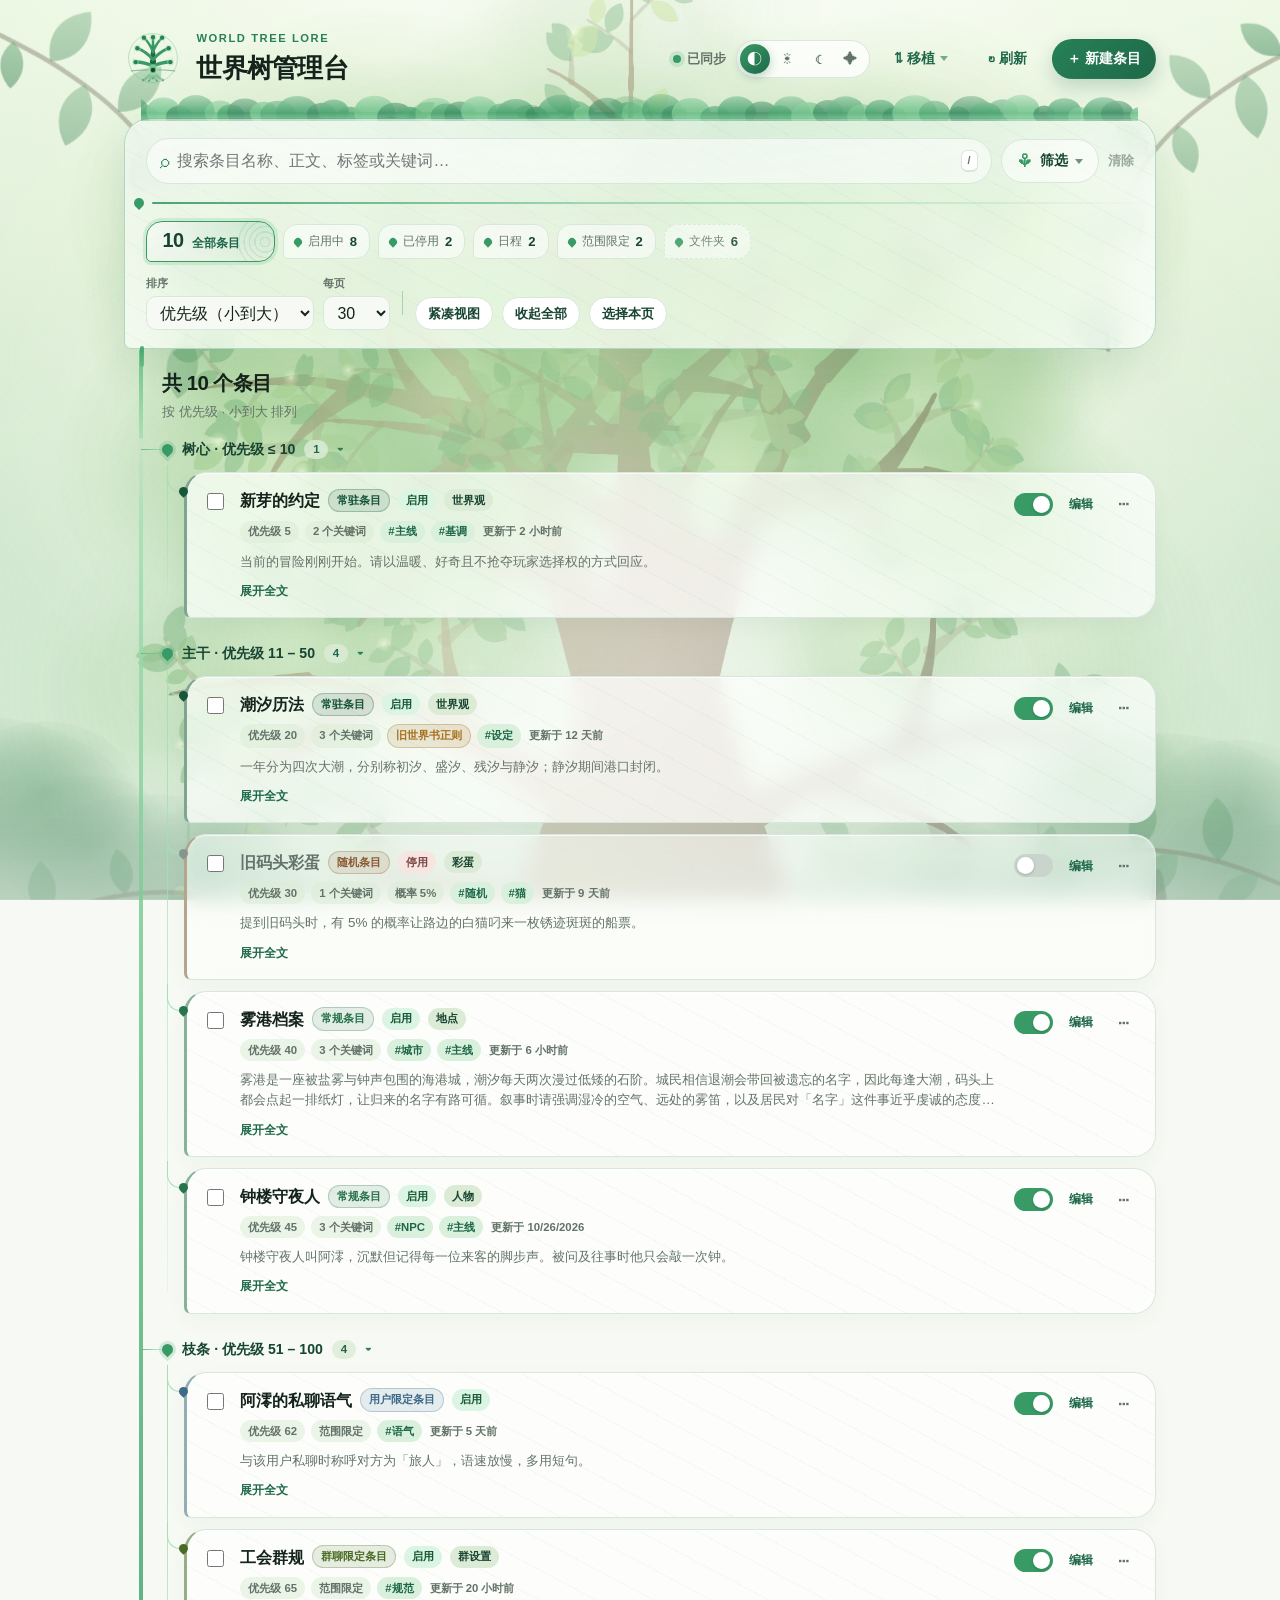
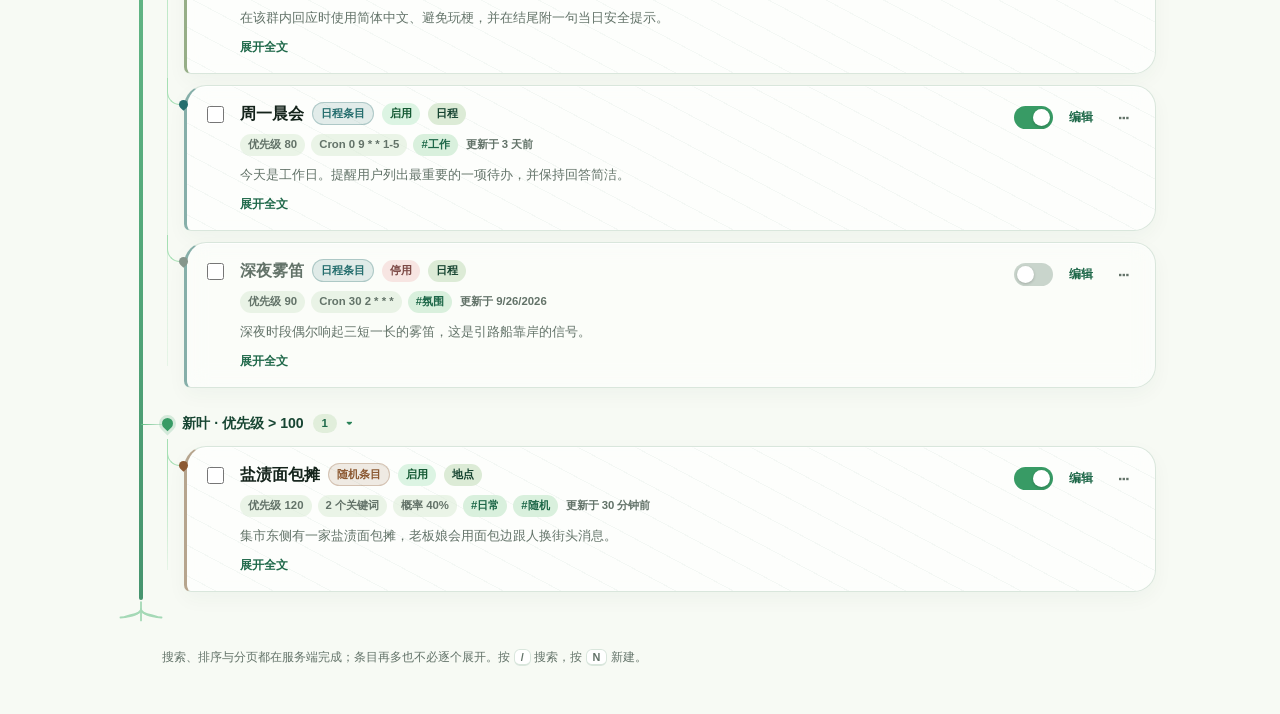
<file: tests/visual_harness.html>
<!doctype html>
<html lang="zh-CN">
  <head>
    <meta charset="utf-8" />
    <meta name="viewport" content="width=device-width, initial-scale=1" />
    <title>WorldTree Lore visual harness</title>
    <script>
      /* Dev harness only: always pull the stylesheet fresh so a browser cache
         can never hide a CSS edit that is being reviewed right now. */
      const devStyle = document.createElement("link");
      devStyle.rel = "stylesheet";
      devStyle.href = "../pages/worldtree/style.css?t=" + Date.now();
      document.head.append(devStyle);
    </script>
  </head>
  <body>
    <script>
      // Visual-only harness. It reimplements the backend contract of
      // worldtree/library.py (search, status/template filters, the seven sort
      // modes, stats and revision handling) so the production page code can be
      // reviewed in a browser without running AstrBot.
      (() => {
        const TEMPLATE_ORDER = ["common", "resident", "chance", "schedule", "group", "user"];
        const templates = [
          {key: "common", label: "常规条目", defaults: {enabled: true, priority: 50, keywords: [], keyword_mode: "modern", duration: 180, times: 5, probability: 1}},
          {key: "resident", label: "常驻条目", defaults: {enabled: true, priority: 10, keywords: ["re:.*"], keyword_mode: "modern", duration: 0, times: 0, probability: 1}},
          {key: "chance", label: "随机条目", defaults: {enabled: true, priority: 30, keywords: ["re:.*"], keyword_mode: "modern", duration: 180, times: 1, probability: 0.05}},
          {key: "schedule", label: "日程条目", defaults: {enabled: true, priority: 80, keywords: [], keyword_mode: "modern", cron: "0 0 * * *", duration: 86400, times: 0, probability: 1}},
          {key: "group", label: "群聊限定条目", defaults: {enabled: true, priority: 120, keywords: ["re:.*"], keyword_mode: "modern", duration: 0, times: 0, probability: 1}},
          {key: "user", label: "用户限定条目", defaults: {enabled: true, priority: 150, keywords: ["re:.*"], keyword_mode: "modern", duration: 0, times: 0, probability: 1}}
        ];

        // Seconds-based epoch, matching WorldTreeEntry.updated_at.
        const NOW = Math.floor(Date.now() / 1000);
        const HOUR = 3600;
        const DAY = 86400;
        const longContent = "雾港是一座被盐雾与钟声包围的海港城，潮汐每天两次漫过低矮的石阶。" +
          "城民相信退潮会带回被遗忘的名字，因此每逢大潮，码头上都会点起一排纸灯，" +
          "让归来的名字有路可循。叙事时请强调湿冷的空气、远处的雾笛，以及居民对" +
          "「名字」这件事近乎虔诚的态度；不要替玩家决定他们要不要相信这个传说。" +
          "另外，雾港的钟楼每逢整点会敲响一次，退潮夜则敲三次；镇上的孩子把第三声" +
          "叫作「回名钟」，据说听见的人当晚会梦到自己被谁呼唤。涉及夜间场景时可以" +
          "顺手用上这条细节，让画面更冷、更潮湿，也更像一座真正靠海生活的城。";

        const seed = [
          {id: "root-1", name: "新芽的约定", content: "当前的冒险刚刚开始。请以温暖、好奇且不抢夺玩家选择权的方式回应。", enabled: true, priority: 5, keywords: ["冒险", "启程"], keyword_mode: "modern", scope: [], cron: "", duration: 0, times: 0, probability: 1, folder: "世界观", tags: ["主线", "基调"], template: "resident", updated_at: NOW - 2 * HOUR},
          {id: "root-2", name: "雾港档案", content: longContent, enabled: true, priority: 40, keywords: ["雾港", "港口", "钟声"], keyword_mode: "modern", scope: [], cron: "", duration: 300, times: 5, probability: 1, folder: "地点", tags: ["城市", "主线"], template: "common", updated_at: NOW - 6 * HOUR},
          {id: "root-3", name: "周一晨会", content: "今天是工作日。提醒用户列出最重要的一项待办，并保持回答简洁。", enabled: true, priority: 80, keywords: [], keyword_mode: "modern", scope: [], cron: "0 9 * * 1-5", duration: 3600, times: 0, probability: 1, folder: "日程", tags: ["工作"], template: "schedule", updated_at: NOW - 3 * DAY},
          {id: "root-4", name: "旧码头彩蛋", content: "提到旧码头时，有 5% 的概率让路边的白猫叼来一枚锈迹斑斑的船票。", enabled: false, priority: 30, keywords: ["旧码头"], keyword_mode: "modern", scope: [], cron: "", duration: 180, times: 1, probability: 0.05, folder: "彩蛋", tags: ["随机", "猫"], template: "chance", updated_at: NOW - 9 * DAY},
          {id: "root-5", name: "钟楼守夜人", content: "钟楼守夜人叫阿澪，沉默但记得每一位来客的脚步声。被问及往事时他只会敲一次钟。", enabled: true, priority: 45, keywords: ["守夜人", "阿澪", "钟楼"], keyword_mode: "modern", scope: [], cron: "", duration: 240, times: 4, probability: 1, folder: "人物", tags: ["NPC", "主线"], template: "common", updated_at: NOW - 40 * DAY},
          {id: "root-6", name: "工会群规", content: "在该群内回应时使用简体中文、避免玩梗，并在结尾附一句当日安全提示。", enabled: true, priority: 65, keywords: [], keyword_mode: "modern", scope: ["group:906123"], cron: "", duration: 180, times: 5, probability: 1, folder: "群设置", tags: ["规范"], template: "group", updated_at: NOW - 20 * HOUR},
          {id: "root-7", name: "阿澪的私聊语气", content: "与该用户私聊时称呼对方为「旅人」，语速放慢，多用短句。", enabled: true, priority: 62, keywords: [], keyword_mode: "modern", scope: ["user:10086"], cron: "", duration: 180, times: 5, probability: 1, folder: "", tags: ["语气"], template: "user", updated_at: NOW - 5 * DAY},
          {id: "root-8", name: "潮汐历法", content: "一年分为四次大潮，分别称初汐、盛汐、残汐与静汐；静汐期间港口封闭。", enabled: true, priority: 20, keywords: ["历法", "潮汐", "季节"], keyword_mode: "legacy_regex", scope: [], cron: "", duration: 0, times: 0, probability: 1, folder: "世界观", tags: ["设定"], template: "resident", updated_at: NOW - 12 * DAY},
          {id: "root-9", name: "深夜雾笛", content: "深夜时段偶尔响起三短一长的雾笛，这是引路船靠岸的信号。", enabled: false, priority: 90, keywords: [], keyword_mode: "modern", scope: [], cron: "30 2 * * *", duration: 1800, times: 1, probability: 1, folder: "日程", tags: ["氛围"], template: "schedule", updated_at: NOW - 70 * DAY},
          {id: "root-10", name: "盐渍面包摊", content: "集市东侧有一家盐渍面包摊，老板娘会用面包边跟人换街头消息。", enabled: true, priority: 120, keywords: ["面包", "集市"], keyword_mode: "modern", scope: [], cron: "", duration: 180, times: 3, probability: 0.4, folder: "地点", tags: ["日常", "随机"], template: "chance", updated_at: NOW - 30 * 60}
        ];

        // ?bulk=<n> pads the fixture with filler entries so pagination,
        // grouping and scroll behaviour can be checked at realistic volumes.
        const bulk = Math.max(0, Math.min(400, Number(new URLSearchParams(location.search).get("bulk") || 0)));
        const filler = [];
        const fillerTemplates = ["common", "resident", "chance", "schedule", "group", "user"];
        const fillerFolders = ["地点", "人物", "世界观", "日程", "群设置", ""];
        for (let i = 0; i < bulk; i += 1) {
          const template = fillerTemplates[i % fillerTemplates.length];
          filler.push({
            id: "bulk-" + (i + 1),
            name: "填充条目 " + String(i + 1).padStart(3, "0"),
            content: "这是用于压力测试的填充条目 " + (i + 1) + "。内容仅用于占位。",
            enabled: i % 7 !== 0,
            priority: ((i * 13) % 140) + 1,
            keywords: i % 3 === 0 ? ["填充", "测试"] : [],
            keyword_mode: "modern",
            scope: template === "group" ? ["group:900" + i] : template === "user" ? ["user:800" + i] : [],
            cron: template === "schedule" ? "0 " + (i % 24) + " * * *" : "",
            duration: 180,
            times: 5,
            probability: template === "chance" ? 0.25 : 1,
            folder: fillerFolders[i % fillerFolders.length],
            tags: i % 2 === 0 ? ["填充"] : [],
            template,
            updated_at: NOW - (i + 1) * HOUR
          });
        }

        let revision = 7;
        let nextId = 11;
        let entries = seed.concat(filler).map((entry) => ({...entry, created_at: entry.updated_at}));

        const clone = (value) => JSON.parse(JSON.stringify(value));
        const summary = (entry) => ({
          ...clone(entry),
          preview: entry.content.length > 180 ? entry.content.slice(0, 179) + "…" : entry.content
        });
        const touch = () => ++revision;
        const fold = (value) => String(value || "").toLowerCase();

        const stats = () => ({
          total: entries.length,
          enabled: entries.filter((entry) => entry.enabled).length,
          disabled: entries.filter((entry) => !entry.enabled).length,
          folders: new Set(entries.map((entry) => entry.folder).filter(Boolean)).size,
          tags: new Set(entries.flatMap((entry) => entry.tags)).size,
          scheduled: entries.filter((entry) => Boolean(entry.cron)).length,
          scoped: entries.filter((entry) => entry.scope.length > 0).length
        });

        const facets = () => ({
          folders: [...new Set(entries.map((entry) => entry.folder).filter(Boolean))].sort((a, b) => a.localeCompare(b, "zh-CN")),
          tags: [...new Set(entries.flatMap((entry) => entry.tags))].sort((a, b) => a.localeCompare(b, "zh-CN"))
        });

        // Mirror of library.entry_sort_key: each mode returns a tuple-like array
        // of homogeneous parts so comparison never mixes numbers with strings.
        const sortKey = (entry, mode) => {
          const name = fold(entry.name);
          const folder = fold(entry.folder);
          if (mode === "priority_desc") return [-entry.priority, folder, name, entry.id];
          if (mode === "template") {
            const order = TEMPLATE_ORDER.indexOf(entry.template);
            return [order < 0 ? TEMPLATE_ORDER.length : order, entry.priority, name, entry.id];
          }
          if (mode === "name") return [name, entry.id];
          if (mode === "folder") return [folder ? 0 : 1, folder, entry.priority, name];
          if (mode === "updated") return [-Number(entry.updated_at || 0), name, entry.id];
          if (mode === "enabled") return [entry.enabled ? 0 : 1, entry.priority, name, entry.id];
          return [entry.priority, folder, name, entry.id];
        };

        const compare = (left, right) => {
          for (let index = 0; index < Math.max(left.length, right.length); index += 1) {
            const a = left[index];
            const b = right[index];
            if (a === b) continue;
            if (typeof a === "number" && typeof b === "number") return a - b;
            return String(a).localeCompare(String(b), "zh-CN");
          }
          return 0;
        };

        const SORT_MODES = ["priority", "priority_desc", "template", "name", "folder", "updated", "enabled"];
        const STATUS_FILTERS = ["all", "enabled", "disabled", "scheduled", "scoped"];

        const filtered = (params) => {
          const status = params.status || "all";
          if (!STATUS_FILTERS.includes(status)) throw new Error("状态筛选不受支持：" + status);
          const wantedTemplate = fold(params.template);
          if (wantedTemplate && !TEMPLATE_ORDER.includes(wantedTemplate)) {
            throw new Error("未知的条目模板：" + params.template);
          }
          const words = String(params.q || "").trim().toLowerCase().split(/\s+/).filter(Boolean);
          const wantedFolder = fold(params.folder);
          const wantedTag = fold(params.tag);
          return entries.filter((entry) => {
            if (status === "enabled" && !entry.enabled) return false;
            if (status === "disabled" && entry.enabled) return false;
            if (status === "scheduled" && !entry.cron) return false;
            if (status === "scoped" && entry.scope.length === 0) return false;
            if (wantedTemplate && entry.template !== wantedTemplate) return false;
            if (wantedFolder && fold(entry.folder) !== wantedFolder) return false;
            if (wantedTag && !entry.tags.some((tag) => fold(tag) === wantedTag)) return false;
            if (!words.length) return true;
            const haystack = [entry.name, entry.content, entry.folder, entry.tags.join(" "), entry.keywords.join(" "), entry.scope.join(" ")].join("\n").toLowerCase();
            return words.every((word) => haystack.includes(word));
          });
        };

        const visualParams = new URLSearchParams(window.location.search);

        /* "?theme=" drives the stored preference so light / dark / nightglow are
           all reachable, and "?theme=auto" exercises the AstrBot-follow path. */
        const visualTheme = visualParams.get("theme") || "";
        try {
          if (visualTheme === "auto") {
            window.localStorage.removeItem("worldtree.theme");
          } else if (visualTheme) {
            window.localStorage.setItem("worldtree.theme", visualTheme);
          }
          /* Without "?theme=" the stored preference is left untouched, so a
             reload can verify that the choice really survives a page load. */
        } catch {
          /* storage is optional in this harness */
        }

        /* index.html paints the stored theme from an inline <head> script, but
           this harness only imports the page <body>. Mirror that bootstrap here
           so the first frame already uses the right palette; otherwise the
           theme flip starts ~100 colour transitions whose mid-flight values
           show up in screenshots as light-theme buttons on a night canvas. */
        if (visualTheme === "light" || visualTheme === "dark" || visualTheme === "nightglow") {
          document.documentElement.dataset.theme = visualTheme;
          document.documentElement.dataset.themeMode = visualTheme;
        }

        window.AstrBotPluginPage = {
          ready: async () => ({locale: "zh-CN", isDark: visualTheme === "dark"}),
          getLocale: () => "zh-CN",
          t: (_key, fallback) => fallback,
          onContext: () => () => {},
          apiGet: async (endpoint, params = {}) => {
            if (endpoint === "entries") {
              const sort = params.sort || "priority";
              if (!SORT_MODES.includes(sort)) throw new Error("未知的排序方式：" + sort);
              const items = filtered(params).slice().sort((a, b) => compare(sortKey(a, sort), sortKey(b, sort)));
              const size = Number(params.page_size || 30);
              const pages = Math.max(1, Math.ceil(items.length / size));
              const page = Math.min(Math.max(1, Number(params.page || 1)), pages);
              return {
                revision,
                entries: items.slice((page - 1) * size, page * size).map(summary),
                pagination: {page, page_size: size, total: items.length, total_pages: pages, sort},
                facets: facets(),
                stats: stats(),
                templates: clone(templates)
              };
            }
            if (endpoint === "diagnostics") return {revision, stats: stats(), invalid_cron_entries: {}};
            if (endpoint.startsWith("entry/")) {
              const entry = entries.find((item) => item.id === endpoint.split("/")[1]);
              if (!entry) throw new Error("找不到该条目");
              return {revision, entry: clone(entry), templates: clone(templates)};
            }
            throw new Error("未找到模拟接口");
          },
          apiPost: async (endpoint, payload) => {
            if (payload.revision !== revision) {
              throw new Error("条目库已被其他操作更新。请刷新列表后再保存，避免覆盖新修改。");
            }
            if (endpoint === "entry/create") {
              const entry = {...clone(payload.entry), id: "new-" + nextId++, created_at: NOW, updated_at: NOW};
              entries.push(entry);
              touch();
              return {revision, entry: clone(entry)};
            }
            if (endpoint === "entries/bulk") {
              const changed = entries.filter((entry) => payload.entry_ids.includes(entry.id));
              if (payload.action === "delete") {
                entries = entries.filter((entry) => !payload.entry_ids.includes(entry.id));
              } else {
                changed.forEach((entry) => {
                  if (payload.action === "set_enabled") entry.enabled = payload.value;
                  if (payload.action === "set_folder") entry.folder = payload.value;
                  if (payload.action === "add_tag" && !entry.tags.includes(payload.value)) entry.tags.push(payload.value);
                  if (payload.action === "remove_tag") entry.tags = entry.tags.filter((tag) => tag !== payload.value);
                  entry.updated_at = NOW;
                });
              }
              touch();
              return {revision, changed: changed.map((entry) => entry.id), missing: []};
            }
            const parts = endpoint.split("/");
            const id = parts[1];
            const action = parts[2];
            const entry = entries.find((item) => item.id === id);
            if (!entry) throw new Error("找不到该条目");
            if (action === "duplicate") {
              const copy = {...clone(entry), id: "new-" + nextId++, name: entry.name.slice(0, 76) + " 副本", created_at: NOW, updated_at: NOW};
              entries.push(copy);
              touch();
              return {revision, entry: summary(copy)};
            }
            if (action === "toggle") entry.enabled = payload.enabled;
            if (action === "save") Object.assign(entry, clone(payload.entry));
            if (action === "delete") entries = entries.filter((item) => item.id !== id);
            if (action !== "delete") entry.updated_at = NOW;
            touch();
            return action === "delete" ? {revision, deleted: summary(entry)} : {revision, entry: summary(entry)};
          },
          upload: async () => ({revision, report: {added: 0, replaced: 0, renamed: 0, skipped: 0, invalid: 0, messages: ["视觉测试：未写入真实文件"]}}),
          download: async (_endpoint, params = {}) => {
            const count = params.ids ? String(params.ids).split(",").filter(Boolean).length : entries.length;
            return {filename: "visual-test-" + count + "." + (params.format || "yaml")};
          }
        };
      })();
    </script>
    <script type="module">
      const devBust = "?t=" + Date.now();
      const response = await fetch("../pages/worldtree/index.html" + devBust);
      if (!response.ok) {
        throw new Error(`无法加载页面模板：HTTP ${response.status}`);
      }

      const html = await response.text();
      const parsed = new DOMParser().parseFromString(html, "text/html");
      const pageNodes = [...parsed.body.children]
        .filter((node) => !node.matches('script[src$="app.js"]'))
        .map((node) => document.importNode(node, true));

      document.body.replaceChildren(...pageNodes);

      // Python's simple HTTP server may report .js as text/plain on Windows,
      // which browsers correctly reject for module imports. Loading through a
      // typed Blob keeps this visual-only harness independent of server MIME
      // configuration while executing the exact production source.
      const scriptResponse = await fetch("../pages/worldtree/app.js" + devBust);
      if (!scriptResponse.ok) {
        throw new Error(`无法加载页面脚本：HTTP ${scriptResponse.status}`);
      }
      const moduleUrl = URL.createObjectURL(
        new Blob([await scriptResponse.text()], {type: "text/javascript"}),
      );
      try {
        await import(moduleUrl);
      } finally {
        URL.revokeObjectURL(moduleUrl);
      }

      // ?select=<n> ticks the first n entry checkboxes so the bulk action bar
      // (and any newly added bulk option) can be reviewed in a screenshot.
      const selectParam = Number(new URLSearchParams(location.search).get("select") || 0);
      if (selectParam > 0) {
        await new Promise((resolve) => setTimeout(resolve, 300));
        const boxes = [...document.querySelectorAll(".entry-card .entry-select")].slice(0, selectParam);
        for (const box of boxes) {
          box.checked = true;
          box.dispatchEvent(new Event("change", {bubbles: true}));
        }
      }

      // ?editor=<template key> opens a fresh entry with that preset selected and
      // ?editor=entry:<id> opens an existing entry, so the drawer's contextual
      // guidance can be reviewed without clicking through the page by hand.
      const editorParam = new URLSearchParams(location.search).get("editor");
      if (editorParam) {
        await new Promise((resolve) => setTimeout(resolve, 300));
        if (editorParam.startsWith("entry:")) {
          const id = editorParam.slice(6);
          const target = document.querySelector(`.entry-card[data-entry-id="${id}"] .entry-open`)
            || document.querySelector(".entry-card .entry-open");
          target.click();
        } else {
          document.querySelector("#newEntryButton").click();
          const select = document.querySelector("#templateInput");
          select.value = editorParam;
          select.dispatchEvent(new Event("change", {bubbles: true}));
        }
        // ?keywords=<text> also fills the keyword box so the "this is not a
        // regex" reminder can be reviewed in the same pass.
        const keywords = new URLSearchParams(location.search).get("keywords");
        if (keywords !== null) {
          await new Promise((resolve) => setTimeout(resolve, 120));
          const box = document.querySelector("#keywordsInput");
          box.value = keywords;
          box.dispatchEvent(new Event("input", {bubbles: true}));
        }
        // ?apply=1 clicks "套用该模板默认值" so the confirmation dialog can be
        // reviewed in the same screenshot pass.
        if (new URLSearchParams(location.search).get("apply") === "1") {
          await new Promise((resolve) => setTimeout(resolve, 120));
          document.querySelector("#applyTemplateDefaultsButton").click();
        }
      }
    </script>
  </body>
</html>
</file>
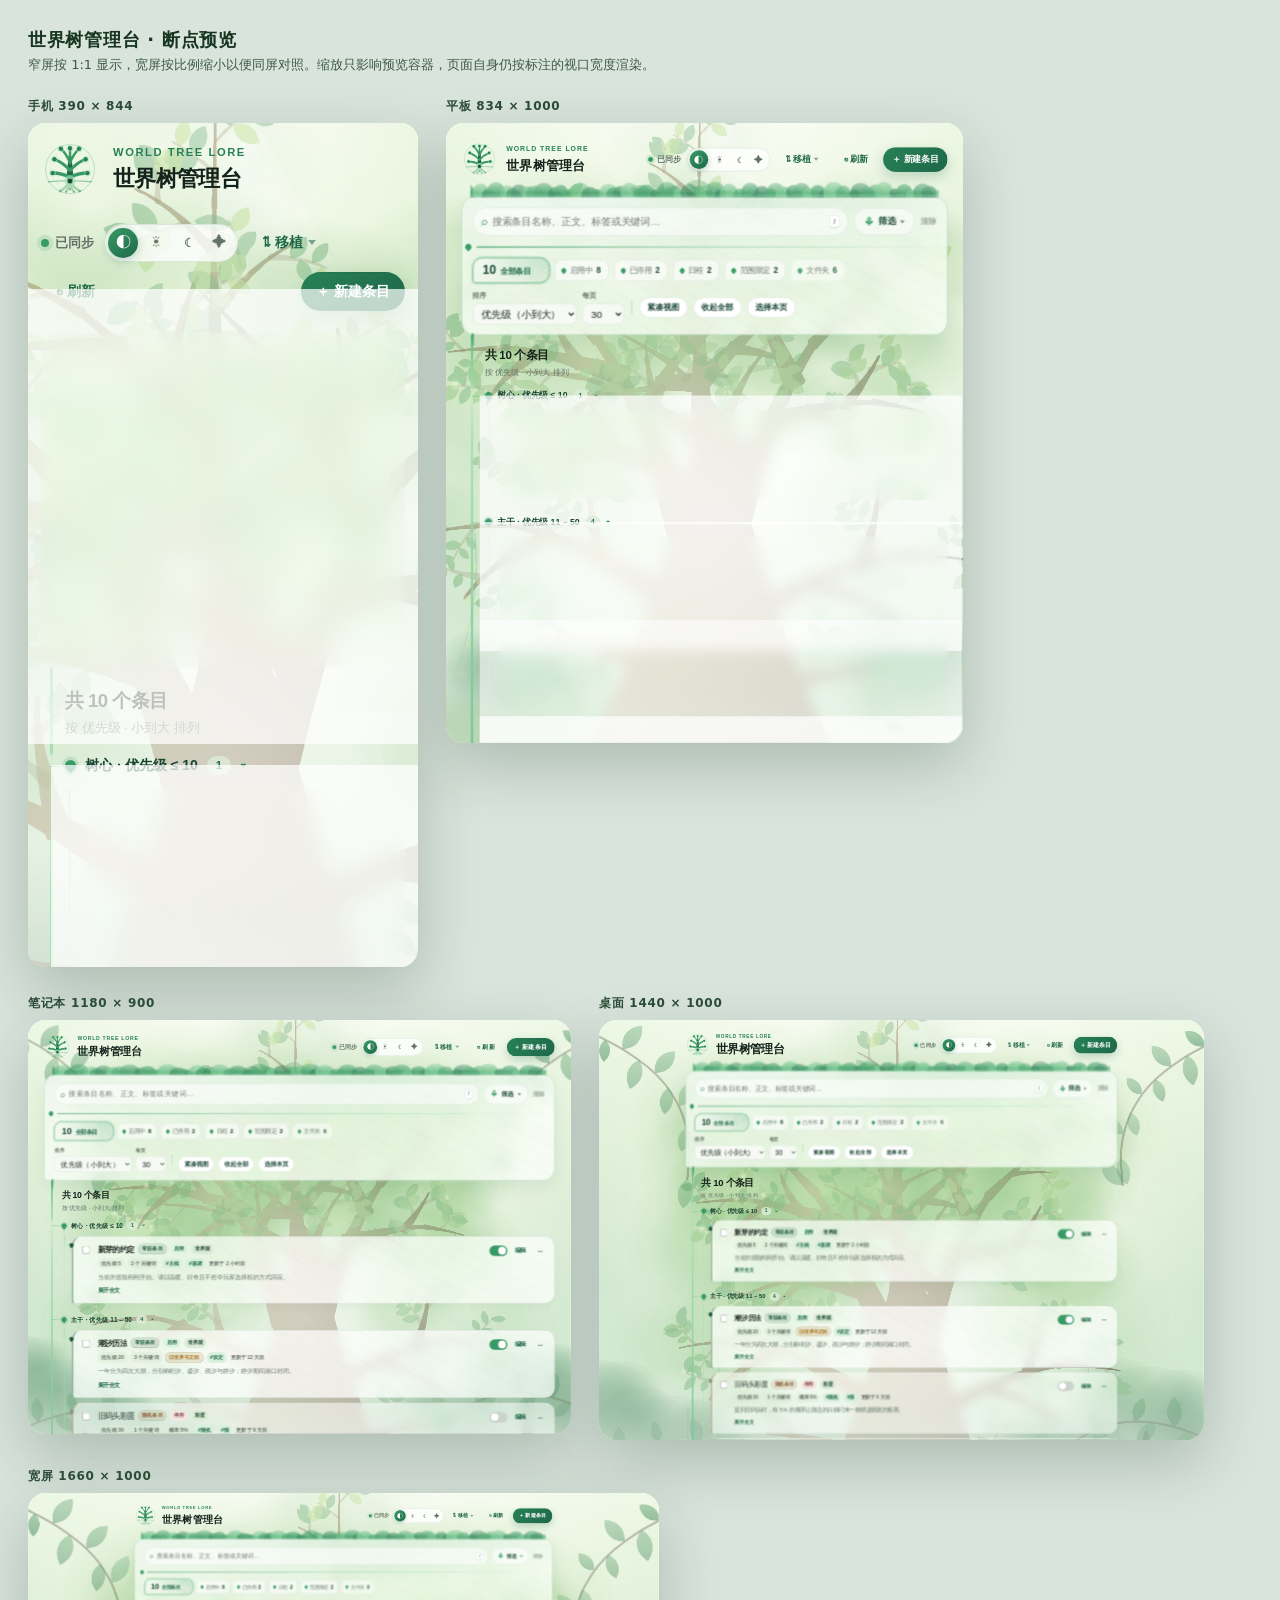
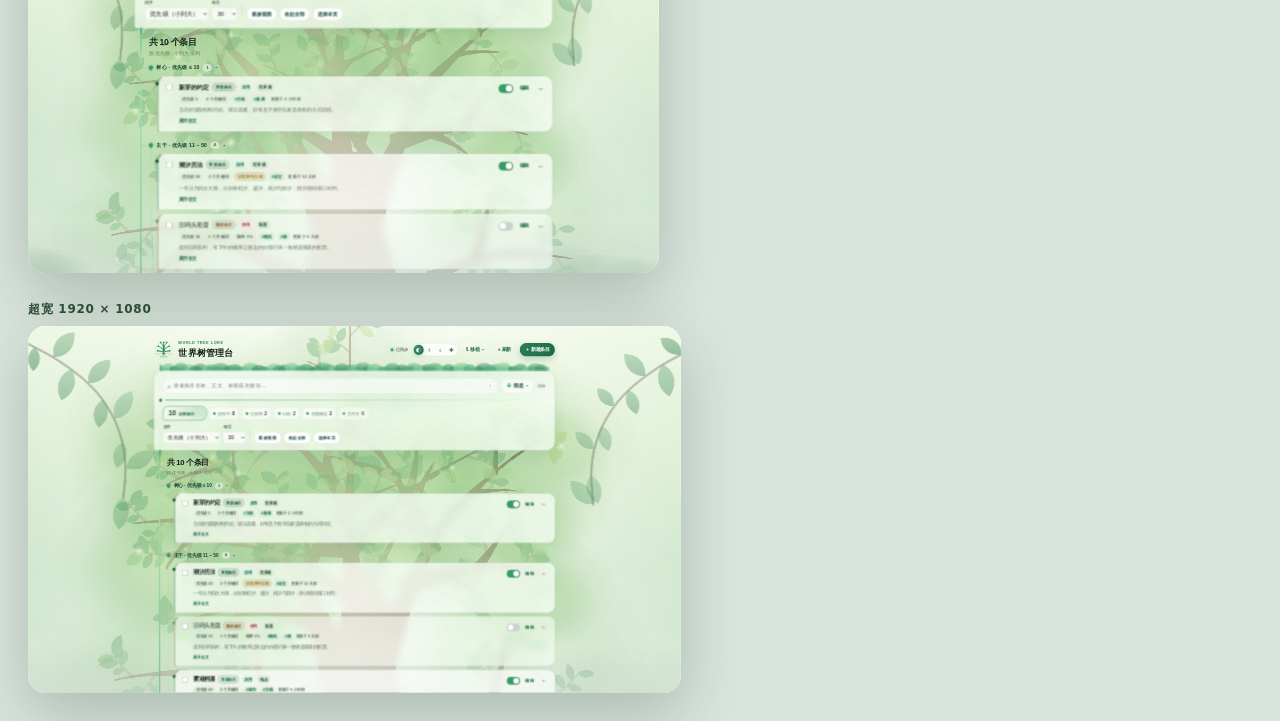
<file: tests/visual_responsive.html>
<!doctype html>
<html lang="zh-CN">
  <head>
    <meta charset="utf-8" />
    <meta name="viewport" content="width=device-width, initial-scale=1" />
    <title>WorldTree Lore responsive visual harness</title>
    <style>
      :root { color-scheme: light; font-family: system-ui, sans-serif; }
      * { box-sizing: border-box; }
      body {
        margin: 0;
        min-height: 100vh;
        padding: 28px;
        background: #d9e4dc;
        color: #17351f;
      }
      h1 { margin: 0 0 4px; font-size: 18px; letter-spacing: .04em; }
      p.hint { margin: 0 0 24px; font-size: 13px; color: #3c5a45; }
      .cases { display: flex; flex-wrap: wrap; gap: 28px; align-items: flex-start; }
      figure { margin: 0; display: flex; flex-direction: column; gap: 8px; }
      figcaption { font-size: 12px; font-weight: 700; letter-spacing: .06em; text-transform: uppercase; color: #2c4d37; }
      .frame { overflow: hidden; border-radius: 18px; background: white; box-shadow: 0 22px 60px rgb(13 45 28 / 22%); }
      iframe { border: 0; display: block; transform-origin: 0 0; background: white; }
    </style>
  </head>
  <body>
    <h1>世界树管理台 · 断点预览</h1>
    <p class="hint">窄屏按 1:1 显示，宽屏按比例缩小以便同屏对照。缩放只影响预览容器，页面自身仍按标注的视口宽度渲染。</p>
    <div class="cases" id="cases"></div>
    <script>
      const CASES = [
        { label: "手机 390 × 844", width: 390, height: 844, scale: 1 },
        { label: "平板 834 × 1000", width: 834, height: 1000, scale: 0.62 },
        { label: "笔记本 1180 × 900", width: 1180, height: 900, scale: 0.46 },
        { label: "桌面 1440 × 1000", width: 1440, height: 1000, scale: 0.42 },
        { label: "宽屏 1660 × 1000", width: 1660, height: 1000, scale: 0.38 },
        { label: "超宽 1920 × 1080", width: 1920, height: 1080, scale: 0.34 },
      ];

      const host = document.getElementById("cases");
      for (const item of CASES) {
        const figure = document.createElement("figure");
        const caption = document.createElement("figcaption");
        caption.textContent = item.label;
        const frame = document.createElement("div");
        frame.className = "frame";
        frame.style.width = `${Math.round(item.width * item.scale)}px`;
        frame.style.height = `${Math.round(item.height * item.scale)}px`;
        const iframe = document.createElement("iframe");
        iframe.title = `世界树管理台 ${item.width} 宽预览`;
        iframe.src = "./visual_harness.html";
        iframe.width = item.width;
        iframe.height = item.height;
        iframe.style.transform = `scale(${item.scale})`;
        frame.append(iframe);
        figure.append(caption, frame);
        host.append(figure);
      }
    </script>
  </body>
</html>
</file>
<file: pages/worldtree/style.css>
/* =============================================================
   世界树管理台 / WorldTree Lore console
   Palette: forest greens on paper. The layout is shaped like a
   tree: a trunk on the left, collapsible branches for groups and
   leaf-tipped twigs for individual entries.
   ============================================================= */

:root {
  color-scheme: light;
  --forest-950: #0b2119;
  --forest-900: #123126;
  --forest-800: #174532;
  --forest-700: #1e6849;
  --forest-600: #278156;
  --forest-500: #389b65;
  --forest-400: #62bd83;
  --forest-300: #a5dfb3;
  --moss: #dcebd6;
  --paper: #f7faf4;
  --paper-strong: #ffffff;
  --ink: #14231b;
  --muted: #637369;
  --line: #d9e6dc;
  --danger: #b4413c;
  --warning: #a6711d;
  --shadow: 0 18px 55px rgb(14 53 34 / 12%);
  /* Surfaces are leaves, not sheets of paper. Every panel is translucent
     enough for the world tree behind it to show through, and no lighter than
     ~72% so body copy still clears WCAG AA against the canvas. */
  --glass: rgb(255 255 255 / 72%);
  --glass-soft: rgb(255 255 255 / 54%);
  --glass-pop: rgb(255 255 255 / 88%);
  --glass-sheen: rgb(255 255 255 / 70%);
  --glass-blur: 16px;
  /* Leaf venation: dense hairline ribs at a shallow angle. The angle is kept
     well away from the 99deg light shafts behind the glass, otherwise the two
     families of diagonals cross at a narrow angle and moire. */
  --leaf-veins: repeating-linear-gradient(
    28deg,
    transparent 0 13px,
    color-mix(in srgb, var(--forest-700) 4%, transparent) 13px 14px,
    transparent 14px 27px
  );
  /* one squared corner is the whole leaf silhouette; reused on every panel */
  --leaf-corner: 7px;
  --radius-lg: 22px;
  --radius-md: 14px;
  --radius-sm: 9px;
  font-family: Inter, "Noto Sans SC", "Microsoft YaHei UI", sans-serif;
}

[data-theme="dark"] {
  color-scheme: dark;
  --forest-950: #07150f;
  --forest-900: #0e251b;
  --forest-800: #153727;
  --forest-700: #1c6647;
  --forest-600: #298257;
  --forest-500: #48aa70;
  --forest-400: #77ca92;
  --forest-300: #b8e7c4;
  --moss: #1d3328;
  --paper: #0e1913;
  --paper-strong: #15231a;
  --ink: #ecf7ec;
  --muted: #a6b8aa;
  --line: #294335;
  --danger: #ee8b84;
  --warning: #e9b866;
  --shadow: 0 18px 55px rgb(0 0 0 / 30%);
  --glass: rgb(20 34 25 / 74%);
  --glass-soft: rgb(13 24 18 / 58%);
  --glass-pop: rgb(21 35 26 / 90%);
  --glass-sheen: rgb(255 255 255 / 7%);
  --leaf-veins: repeating-linear-gradient(
    28deg,
    transparent 0 13px,
    color-mix(in srgb, var(--forest-300) 4%, transparent) 13px 14px,
    transparent 14px 27px
  );
}

/* The same world tree after dusk: a midnight canopy whose leaves fluoresce.
   The ramp keeps the light-theme roles (950-800 surfaces, 500-300 accents) so
   every dark-theme override above applies unchanged. */
[data-theme="nightglow"] {
  color-scheme: dark;
  --forest-950: #01060c;
  --forest-900: #05121d;
  --forest-800: #0a2131;
  --forest-700: #157a6e;
  --forest-600: #1c9c86;
  --forest-500: #2fd2a4;
  --forest-400: #74f3cd;
  --forest-300: #cafff2;
  --moss: #0f2739;
  --paper: #050b14;
  --paper-strong: #0b1626;
  --ink: #e9fdf7;
  --muted: #8fb0b9;
  --line: #1b3a52;
  --danger: #ff93a2;
  --warning: #ffd489;
  --shadow: 0 20px 60px rgb(0 0 0 / 55%);
  --glass: rgb(9 20 34 / 70%);
  --glass-soft: rgb(4 10 19 / 56%);
  --glass-pop: rgb(11 22 38 / 88%);
  --glass-sheen: rgb(116 243 205 / 12%);
}

/* --- entry template accents -------------------------------------------- */

/* light accents are tuned so the small template pill text still clears
   WCAG AA (>= 4.5:1) on top of its own 12% tint */
[data-template="character"] { --tpl: #6a4c93; }
[data-template="common"] { --tpl: #27734c; }
[data-template="resident"] { --tpl: #17563a; }
[data-template="chance"] { --tpl: #8c5932; }
[data-template="schedule"] { --tpl: #256e6e; }
[data-template="group"] { --tpl: #486c24; }
[data-template="user"] { --tpl: #3e6a89; }

:is([data-theme="dark"], [data-theme="nightglow"]) [data-template="character"] { --tpl: #bda4ec; }
:is([data-theme="dark"], [data-theme="nightglow"]) [data-template="common"] { --tpl: #6ec38f; }
:is([data-theme="dark"], [data-theme="nightglow"]) [data-template="resident"] { --tpl: #4fb886; }
:is([data-theme="dark"], [data-theme="nightglow"]) [data-template="chance"] { --tpl: #d9a674; }
:is([data-theme="dark"], [data-theme="nightglow"]) [data-template="schedule"] { --tpl: #6fc7c7; }
:is([data-theme="dark"], [data-theme="nightglow"]) [data-template="group"] { --tpl: #a2c96b; }
:is([data-theme="dark"], [data-theme="nightglow"]) [data-template="user"] { --tpl: #86b6d6; }

/* --- base -------------------------------------------------------------- */

* { box-sizing: border-box; }

html,
body {
  min-height: 100%;
  overflow-x: hidden;
}

[hidden] { display: none !important; }

body {
  margin: 0;
  background: var(--paper);
  color: var(--ink);
  line-height: 1.5;
}

button, input, select, textarea { font: inherit; }
button, select, input, textarea { outline-color: var(--forest-500); }
button { cursor: pointer; }
button:disabled { cursor: not-allowed; opacity: .6; }
.is-busy { cursor: progress; }
:focus-visible { outline: 3px solid rgb(56 155 101 / .28); outline-offset: 2px; }

kbd {
  padding: 1px 6px;
  border: 1px solid var(--line);
  border-bottom-width: 2px;
  border-radius: 6px;
  background: var(--paper-strong);
  color: var(--muted);
  font-family: inherit;
  font-size: .68rem;
  font-weight: 750;
}

/* --- ambient world tree ------------------------------------------------ */

/* The console is pinned high in the crown of one enormous tree. The artwork is
   a single generated SVG: a tapered trunk, seven leaders, canopy masses placed
   by clustering the real branch tips, aerial roots down the gutters and a
   receding treeline behind everything. Two decisions carry the sense of scale:

     - `slice` plus a viewBox whose root sits ~450px past the bottom edge, so
       the foot of the tree is never in shot at any window size;
     - a wide low-contrast scrim through the middle, because the panel column
       lands there and translucent glass is only readable over quiet paint.

   No SVG filter is used anywhere. The crown sways, and blurring an animated
   subtree repaints the full viewport every frame; instead every soft mass is
   its own object-space radial gradient whose outer stop fades to zero. */

.sky {
  position: fixed;
  inset: 0;
  z-index: -1;
  overflow: hidden;
  pointer-events: none;

  /* Sky-local palette. Every layer below reads only these variables, so a
     theme is a dozen colour swaps instead of a second copy of the artwork. */
  --sky-halo-core: #fffef4;
  --sky-halo-mid: #eaf5dd;
  --sky-bloom-core: #a8d585;
  --sky-bloom-mid: #7cbb69;
  --sky-bloom-deep: #2f7a4c;
  --sky-wood-rim: #7a6b52;
  --sky-wood-lit: #b5a483;
  --sky-wood-core: #8b7a5e;
  --sky-wood-shade: #4e4433;
  --sky-leaf-core: #c6e394;
  --sky-leaf-edge: #57a065;
  --sky-bud: #f4ffd8;
  --sky-ray: #ffffff;
  --sky-scrim: #ffffff;
  --sky-scrim-core: .5;
  --sky-scrim-mid: .24;

  /* daylight coming from just above and left of the crown */
  background:
    radial-gradient(122% 86% at 52% -16%, #ffffff 0 8%, #f3fbea 32%, #e3f2dc 64%, #cfe7cd 100%);
}

/* Cover, never fit. 118vw x 134vh with a 1440px floor keeps the crown in
   proportion on a narrow window rather than shrinking the whole tree into
   frame, which is the postcard look this replaced. */
.sky-tree {
  position: absolute;
  left: 50%;
  top: 0;
  width: 118vw;
  min-width: 1440px;
  height: 134vh;
  transform: translateX(-50%);
  transform-origin: 50% 100%;
  will-change: transform;
  animation: sway 42s ease-in-out infinite;
}

/* under `slice` a narrow viewport crops sideways, so buy the height back */
@media (max-width: 720px) {
  .sky-tree { height: 152vh; }
}

/* -- light and air ------------------------------------------------------ */

.sky-halo { fill: url(#skyHalo); opacity: .85; }
#skyHalo .stop-core { stop-color: var(--sky-halo-core); }
#skyHalo .stop-mid { stop-color: var(--sky-halo-mid); stop-opacity: .55; }
#skyHalo .stop-fade { stop-color: var(--sky-halo-mid); stop-opacity: 0; }

.sky-rays { opacity: .5; }
.sky-ray { fill: url(#skyRay); }
#skyRay .stop-top { stop-color: var(--sky-ray); stop-opacity: .5; }
#skyRay .stop-fade { stop-color: var(--sky-ray); stop-opacity: 0; }

/* Gaps punched through the canopy. Same gradient as the halo so a hole reads
   as the sky showing through rather than as a pale blob painted on top. */
.sky-holes { opacity: .72; }
.sky-hole { fill: url(#skyHalo); }

/* -- depth: the forest behind the tree ---------------------------------- */

.sky-far { opacity: .72; }
.sky-far-crown { fill: url(#skyBloomDeep); }
.sky-far-trunk { fill: var(--sky-wood-shade); }
.sky-fog { fill: url(#skyBloom); }

/* -- the tree itself ---------------------------------------------------- */

.sky-wood { fill: url(#skyWood); opacity: .52; }
#skyWood .stop-rim { stop-color: var(--sky-wood-rim); }
#skyWood .stop-lit { stop-color: var(--sky-wood-lit); }
#skyWood .stop-core { stop-color: var(--sky-wood-core); }
#skyWood .stop-shade { stop-color: var(--sky-wood-shade); }

/* bounced canopy light along the top of every limb */
.sky-wood-lit { fill: url(#skyBloom); opacity: .16; }

/* Aerial perspective: the same trunk path reused with a green wash over it,
   which is what stops a 400px-wide column from reading as a cut-out. Drawn
   with <use>, so it costs no extra path data. */
.sky-wood-veil { fill: url(#skyVeil); }
#skyVeil .stop-top { stop-color: var(--sky-bloom-mid); stop-opacity: .9; }
#skyVeil .stop-mid { stop-color: var(--sky-bloom-mid); stop-opacity: .42; }
#skyVeil .stop-fade { stop-color: var(--sky-bloom-mid); stop-opacity: 0; }

.sky-twig { fill: var(--sky-wood-core); opacity: .3; }

/* -- canopy ------------------------------------------------------------- */

.sky-bloom,
.sky-bloom-back { fill: url(#skyBloom); }
#skyBloom .stop-core { stop-color: var(--sky-bloom-core); }
#skyBloom .stop-mid { stop-color: var(--sky-bloom-mid); stop-opacity: .72; }
#skyBloom .stop-fade { stop-color: var(--sky-bloom-mid); stop-opacity: 0; }

.sky-bloom-deep { fill: url(#skyBloomDeep); }
#skyBloomDeep .stop-core { stop-color: var(--sky-bloom-deep); stop-opacity: .8; }
#skyBloomDeep .stop-mid { stop-color: var(--sky-bloom-deep); stop-opacity: .4; }
#skyBloomDeep .stop-fade { stop-color: var(--sky-bloom-deep); stop-opacity: 0; }

.sky-canopy-back { opacity: .8; }
/* shadowed underside of each crown mass; without it the canopy is one flat tint */
.sky-canopy-pocket { opacity: .3; }

.sky-leaf { fill: url(#skyLeaf); opacity: .62; }
.sky-leaf-back { opacity: .46; fill: var(--sky-leaf-edge); }
#skyLeaf .stop-core { stop-color: var(--sky-leaf-core); }
#skyLeaf .stop-edge { stop-color: var(--sky-leaf-edge); }

/* new growth at the branch tips; the only hard highlights in the whole scene */
.sky-buds { opacity: .7; }
.sky-bud { fill: url(#skyBud); }
#skyBud .stop-core { stop-color: var(--sky-bud); }
#skyBud .stop-mid { stop-color: var(--sky-bud); stop-opacity: .5; }
#skyBud .stop-fade { stop-color: var(--sky-bud); stop-opacity: 0; }

/* -- gutters and framing ------------------------------------------------ */

/* The panel column hides the trunk, so the left and right gutters are the only
   place a viewer can read the tree at all: hanging roots go there. */
.sky-tendrils { opacity: .5; }
.sky-vine { fill: none; stroke: url(#skyVine); stroke-width: 3.4; stroke-linecap: round; }
#skyVine .stop-top { stop-color: var(--sky-leaf-edge); stop-opacity: .7; }
#skyVine .stop-fade { stop-color: var(--sky-leaf-edge); stop-opacity: 0; }
.sky-vine-leaf { fill: var(--sky-leaf-core); }

/* Out-of-focus foreground twigs in the four corners. They sit closer to the
   camera than anything else, which is what gives the flat SVG its depth. */
.sky-near { opacity: .9; }
.sky-near-stem {
  fill: none;
  stroke: var(--sky-wood-shade);
  stroke-width: 6;
  stroke-linecap: round;
  opacity: .34;
}
.sky-near-leaf { fill: url(#skyLeafDeep); }
#skyLeafDeep .stop-core { stop-color: var(--sky-leaf-edge); }
#skyLeafDeep .stop-edge { stop-color: var(--sky-bloom-deep); }

/* pollen catching the light between the near twigs and the canopy */
.sky-bokeh-field { opacity: .6; }
.sky-bokeh { fill: url(#skyBud); }

/* -- readability -------------------------------------------------------- */

/* The one concession to the UI: a broad wash that lifts the middle of the
   canvas so translucent panels keep their contrast. Everything above is
   painted before it; the corner twigs are painted after, so the frame stays
   crisp while the centre goes quiet. */
.sky-scrim { fill: url(#skyScrim); }
#skyScrim .stop-core { stop-color: var(--sky-scrim); stop-opacity: var(--sky-scrim-core); }
#skyScrim .stop-mid { stop-color: var(--sky-scrim); stop-opacity: var(--sky-scrim-mid); }
#skyScrim .stop-fade { stop-color: var(--sky-scrim); stop-opacity: 0; }

/* -- overlays outside the SVG ------------------------------------------- */

/* The rays inside the SVG are fixed geometry; this is the breath on top of
   them, kept as one soft mass because striped gradients moire against the
   leaf-vein texture on the panels. */
.sky-shafts {
  position: absolute;
  inset: -18vh -20% auto -20%;
  height: 104vh;
  background: radial-gradient(
    52% 100% at 50% 0%,
    color-mix(in srgb, var(--sky-ray) 30%, transparent) 0 18%,
    transparent 76%
  );
  mask-image: radial-gradient(74% 92% at 50% 0%, #000 0 30%, transparent 84%);
  animation: shaftbreathe 26s ease-in-out infinite;
}

/* A thinning veil rather than a wipe: the lower canopy stays visible as
   canopy instead of being painted over with the page background. */
.sky-mist {
  position: absolute;
  inset: auto -6% -2% -6%;
  height: 20vh;
  background: linear-gradient(
    180deg,
    rgb(0 0 0 / 0),
    color-mix(in srgb, var(--paper) 22%, transparent) 54%,
    color-mix(in srgb, var(--paper) 52%, transparent)
  );
}

/* A depth vignette, not a floor. Nothing down here may suggest ground. */
.sky-loam {
  position: absolute;
  inset: auto 0 0 0;
  height: 14vh;
  background: linear-gradient(180deg, transparent, color-mix(in srgb, var(--forest-800) 9%, transparent));
}

/* -- after dark --------------------------------------------------------- */

:is([data-theme="dark"], [data-theme="nightglow"]) .sky {
  --sky-halo-core: #d6eddc;
  --sky-halo-mid: #74b891;
  --sky-bloom-core: #3d8f61;
  --sky-bloom-mid: #2b7049;
  --sky-bloom-deep: #0d3122;
  --sky-wood-rim: #3a3126;
  --sky-wood-lit: #574a31;
  --sky-wood-core: #2f281e;
  --sky-wood-shade: #191410;
  --sky-leaf-core: #7fc99a;
  --sky-leaf-edge: #23704a;
  --sky-bud: #d9f7e2;
  --sky-ray: #bfe8d0;
  --sky-scrim: #05110c;
  --sky-scrim-core: .44;
  --sky-scrim-mid: .2;
  background:
    radial-gradient(122% 86% at 52% -16%, #1a4030 0 8%, #123024 34%, #0c2118 66%, #07150f 100%);
}

/* moonlight is dimmer and comes in flatter than sun through a canopy */
:is([data-theme="dark"], [data-theme="nightglow"]) .sky-halo { opacity: .6; }
:is([data-theme="dark"], [data-theme="nightglow"]) .sky-rays { opacity: .34; }
:is([data-theme="dark"], [data-theme="nightglow"]) .sky-holes { opacity: .5; }
:is([data-theme="dark"], [data-theme="nightglow"]) .sky-wood { opacity: .6; }
:is([data-theme="dark"], [data-theme="nightglow"]) .sky-wood-lit { opacity: .1; }
:is([data-theme="dark"], [data-theme="nightglow"]) .sky-far { opacity: .6; }
:is([data-theme="dark"], [data-theme="nightglow"]) .sky-bokeh-field { opacity: .44; }

:is([data-theme="dark"], [data-theme="nightglow"]) .sky-loam {
  background:
    radial-gradient(126% 100% at 50% 100%, rgb(0 0 0 / 34%) 0 42%, transparent 80%),
    linear-gradient(180deg, transparent, rgb(0 0 0 / 26%));
}

:is([data-theme="dark"], [data-theme="nightglow"]) .leaf-mote {
  --mote-alpha: .3;
  background: var(--forest-400);
}

/* -- nightglow: the tree lit from the inside ---------------------------- */

/* Same geometry, inverted lighting model. The wood drops to a near-silhouette
   and the leaves, buds and pollen become the only light sources, which is why
   their opacities go up here instead of down. */
[data-theme="nightglow"] .sky {
  --sky-halo-core: #cafff2;
  --sky-halo-mid: #2fd2a4;
  --sky-bloom-core: #2bbf9c;
  --sky-bloom-mid: #12695c;
  --sky-bloom-deep: #06232c;
  --sky-wood-rim: #123246;
  --sky-wood-lit: #1d5068;
  --sky-wood-core: #0c2434;
  --sky-wood-shade: #06151f;
  --sky-leaf-core: #74f3cd;
  --sky-leaf-edge: #157a6e;
  --sky-bud: #eafff9;
  --sky-ray: #74f3cd;
  --sky-scrim: #030d16;
  --sky-scrim-core: .5;
  --sky-scrim-mid: .24;
  background:
    radial-gradient(120% 58% at 50% -6%, rgb(47 210 164 / .18) 0 30%, transparent 68%),
    radial-gradient(circle at 8% 6%, rgb(56 130 214 / .16) 0 24%, transparent 52%),
    radial-gradient(circle at 92% 2%, rgb(120 90 220 / .14) 0 22%, transparent 50%),
    linear-gradient(180deg, #071726 0%, #050b14 62%);
}

[data-theme="nightglow"] .sky-halo { opacity: .5; }
[data-theme="nightglow"] .sky-rays { opacity: .4; }
[data-theme="nightglow"] .sky-wood { opacity: .72; }
[data-theme="nightglow"] .sky-twig { opacity: .4; }
[data-theme="nightglow"] .sky-leaf { opacity: .72; }
[data-theme="nightglow"] .sky-buds { opacity: 1; }
[data-theme="nightglow"] .sky-bokeh-field { opacity: .8; }
[data-theme="nightglow"] .sky-tendrils { opacity: .62; }

[data-theme="nightglow"] .sky-mist {
  background: linear-gradient(
    180deg,
    rgb(0 0 0 / 0),
    color-mix(in srgb, var(--paper) 60%, transparent) 44%,
    var(--paper)
  );
}

[data-theme="nightglow"] .leaf-mote {
  --mote-alpha: .5;
  background: var(--forest-300);
  box-shadow: 0 0 7px rgb(47 210 164 / .45);
}

/* --- leaves coming loose from the canopy -------------------------------- */

/* Kept crisp and leaf-shaped on purpose. An earlier pass used blurred dots for
   this and they read as dirt on the glass; a hard-edged leaf silhouette reads
   as a leaf even at 9px. Present in every theme, unlike the fireflies. */
.sky-drift {
  position: absolute;
  inset: 0;
  overflow: hidden;
}

.leaf-mote {
  --mote-alpha: .34;
  position: absolute;
  width: 10px;
  height: 10px;
  border-radius: 62% 0 62% 0;
  background: var(--forest-500);
  opacity: 0;
  will-change: transform;
  animation: leaffall 34s linear infinite;
}

.leaf-mote-1 { top: -4%; left: 12%; width: 11px; height: 11px; animation-duration: 38s; animation-delay: -3s; }
.leaf-mote-2 { top: -6%; left: 29%; width: 8px; height: 8px; animation-duration: 46s; animation-delay: -19s; }
.leaf-mote-3 { top: -3%; left: 44%; width: 12px; height: 12px; animation-duration: 41s; animation-delay: -31s; }
.leaf-mote-4 { top: -7%; left: 58%; width: 9px; height: 9px; animation-duration: 52s; animation-delay: -11s; }
.leaf-mote-5 { top: -4%; left: 71%; width: 10px; height: 10px; animation-duration: 36s; animation-delay: -25s; }
.leaf-mote-6 { top: -6%; left: 86%; width: 8px; height: 8px; animation-duration: 49s; animation-delay: -6s; }
.leaf-mote-7 { top: -5%; left: 4%; width: 9px; height: 9px; animation-duration: 43s; animation-delay: -37s; }

/* spores drifting out of the canopy; only the night theme shows them */
.fireflies { display: none; }
[data-theme="nightglow"] .fireflies { display: block; }

.firefly {
  position: absolute;
  width: 4px;
  height: 4px;
  border-radius: 50%;
  background: var(--forest-300);
  box-shadow: 0 0 8px 2px rgb(116 243 205 / .55);
  opacity: 0;
  animation: glimmer 9s ease-in-out infinite;
}

.firefly-1 { top: 22%; left: 14%; animation-duration: 8s; animation-delay: -1s; }
.firefly-2 { top: 34%; left: 27%; animation-duration: 11s; animation-delay: -5s; }
.firefly-3 { top: 16%; left: 41%; animation-duration: 9.5s; animation-delay: -8s; }
.firefly-4 { top: 44%; left: 55%; animation-duration: 12s; animation-delay: -3s; }
.firefly-5 { top: 26%; left: 68%; animation-duration: 8.5s; animation-delay: -6s; }
.firefly-6 { top: 12%; left: 82%; animation-duration: 10.5s; animation-delay: -2s; }
.firefly-7 { top: 58%; left: 9%; animation-duration: 13s; animation-delay: -9s; }
.firefly-8 { top: 62%; left: 88%; animation-duration: 9s; animation-delay: -4s; }
.firefly-9 { top: 50%; left: 36%; animation-duration: 14s; animation-delay: -11s; }

@keyframes glimmer {
  0%, 100% { opacity: 0; translate: 0 0; }
  35% { opacity: .85; }
  65% { opacity: .35; }
  90% { opacity: 0; translate: 6px -34px; }
}

/* --- shell and top bar ------------------------------------------------- */

.app-shell {
  --shell-width: 1108px;
  max-width: var(--shell-width);
  margin: 0 auto;
  padding: 30px clamp(18px, 3vw, 40px) 48px;
}

.topbar {
  display: flex;
  gap: 24px;
  align-items: center;
  justify-content: space-between;
  margin-bottom: 30px;
}

.brand {
  display: flex;
  align-items: center;
  gap: 14px;
  min-width: 0;
}

.brand h1,
.tree-caption h2,
.drawer-header h2,
.import-dialog h2,
.confirm-dialog h2 {
  margin: 0;
  letter-spacing: -.03em;
}

.brand h1 { font-size: clamp(1.36rem, 2vw, 1.72rem); }

.eyebrow {
  margin: 0 0 2px;
  color: var(--forest-600);
  font-size: .7rem;
  font-weight: 800;
  letter-spacing: .14em;
}

.brand-mark {
  width: 58px;
  height: 58px;
  flex: 0 0 auto;
  overflow: visible;
}

.brand-mark .bm-ring {
  fill: none;
  stroke: var(--forest-400);
  stroke-opacity: .38;
  stroke-width: 1.1;
}

.brand-mark .bm-ring-dash {
  stroke-opacity: .2;
  stroke-width: .9;
  stroke-dasharray: .8 5.2;
  stroke-linecap: round;
}

.brand-mark .bm-horizon {
  fill: none;
  stroke: var(--forest-500);
  stroke-opacity: .55;
  stroke-width: 1.2;
  stroke-linecap: round;
}

.brand-mark .bm-wood-base { stroke: var(--forest-700); }
.brand-mark .bm-wood-lit { stroke: var(--forest-500); }
.brand-mark .bm-root { stroke: var(--forest-500); opacity: .38; }
.brand-mark .bm-halo { fill: var(--forest-300); opacity: .42; }
.brand-mark .bm-node { fill: var(--forest-600); }
.brand-mark .bm-rootnode { fill: var(--forest-500); opacity: .5; }
.brand-mark .bm-core-glow { fill: var(--forest-300); opacity: .6; }
.brand-mark .bm-core { fill: var(--forest-800); }

:is([data-theme="dark"], [data-theme="nightglow"]) .brand-mark .bm-wood-base { stroke: var(--forest-500); }
:is([data-theme="dark"], [data-theme="nightglow"]) .brand-mark .bm-wood-lit { stroke: var(--forest-400); }
:is([data-theme="dark"], [data-theme="nightglow"]) .brand-mark .bm-root { stroke: var(--forest-400); }
:is([data-theme="dark"], [data-theme="nightglow"]) .brand-mark .bm-node { fill: var(--forest-300); }
:is([data-theme="dark"], [data-theme="nightglow"]) .brand-mark .bm-core { fill: var(--forest-300); }

[data-theme="nightglow"] .brand-mark .bm-halo { opacity: .46; }
[data-theme="nightglow"] .brand-mark .bm-node { fill: #eafff8; }

.top-actions {
  display: flex;
  align-items: center;
  justify-content: flex-end;
  flex-wrap: wrap;
  gap: 10px;
}

.connection {
  color: var(--muted);
  font-size: .8rem;
  font-weight: 700;
}

.connection::before {
  content: "";
  display: inline-block;
  width: 8px;
  height: 8px;
  margin-right: 6px;
  border-radius: 50%;
  background: var(--warning);
}

.connection.online::before {
  background: var(--forest-500);
  box-shadow: 0 0 0 4px rgb(56 155 101 / .15);
}

.connection.error::before { background: var(--danger); }

/* --- theme switch ------------------------------------------------------- */

/* Four glyphs: follow AstrBot, daylight, dark forest, and the glowing night.
   The choice is stored locally, so this console can differ from AstrBot. */
.theme-switch {
  display: flex;
  gap: 2px;
  padding: 3px;
  border: 1px solid var(--line);
  border-radius: 999px;
  background: color-mix(in srgb, var(--paper-strong) 78%, transparent);
}

.theme-option {
  display: grid;
  width: 30px;
  height: 30px;
  border: 0;
  border-radius: 50%;
  place-items: center;
  color: var(--muted);
  background: transparent;
  font-size: .92rem;
  line-height: 1;
  transition: color .16s ease, background .16s ease, box-shadow .16s ease;
}

.theme-option:hover {
  color: var(--forest-700);
  background: var(--moss);
}

.theme-option[aria-pressed="true"] {
  color: #fff;
  background: linear-gradient(140deg, var(--forest-500), var(--forest-700));
  box-shadow: 0 3px 10px color-mix(in srgb, var(--forest-700) 30%, transparent);
}

:is([data-theme="dark"], [data-theme="nightglow"]) .theme-option:hover { color: var(--forest-300); }
[data-theme="nightglow"] .theme-option[aria-pressed="true"] {
  color: var(--forest-950);
  box-shadow: 0 0 14px color-mix(in srgb, var(--forest-400) 55%, transparent);
}

/* --- buttons ----------------------------------------------------------- */

.button {
  min-height: 38px;
  border: 1px solid transparent;
  border-radius: 999px;
  padding: 8px 14px;
  font-size: .88rem;
  font-weight: 760;
  transition: transform .16s ease, background .16s ease, border-color .16s ease, box-shadow .16s ease;
}

.button:hover { transform: translateY(-1px); }
.button:active { transform: translateY(0); }
.button:disabled { transform: none; }

.button-primary {
  color: #fff;
  background: linear-gradient(135deg, var(--forest-600), var(--forest-700));
  box-shadow: 0 8px 20px rgb(25 104 69 / .24);
}

.button-primary:hover { background: linear-gradient(135deg, var(--forest-500), var(--forest-700)); }

.button-secondary {
  color: var(--forest-800);
  background: var(--paper-strong);
  border-color: var(--line);
}

.button-secondary:hover {
  border-color: var(--forest-400);
  background: var(--moss);
}

.button-danger {
  color: var(--danger);
  background: color-mix(in srgb, var(--danger) 8%, var(--paper-strong));
  border-color: color-mix(in srgb, var(--danger) 32%, var(--line));
}

.button-danger:hover {
  color: #fff;
  background: var(--danger);
  border-color: var(--danger);
}

.button-compact {
  min-height: 33px;
  padding: 5px 12px;
  font-size: .8rem;
}

.button-ghost {
  color: var(--forest-700);
  background: transparent;
  border-color: transparent;
}

.button-ghost:hover { background: var(--moss); }

.text-button {
  padding: 4px 0;
  border: 0;
  color: var(--forest-700);
  background: transparent;
  font-size: .82rem;
  font-weight: 750;
}

.text-button:hover { text-decoration: underline; }
.text-button:disabled { color: var(--muted); text-decoration: none; }

.icon-button {
  display: grid;
  width: 34px;
  height: 34px;
  border: 0;
  border-radius: 50%;
  place-items: center;
  color: var(--muted);
  background: transparent;
  font-size: 1.65rem;
  line-height: 1;
}

.icon-button:hover {
  color: var(--ink);
  background: var(--moss);
}

/* --- the content column ------------------------------------------------ */

.content {
  min-width: 0;
  display: grid;
  gap: 0;
}

/* --- shared form controls ---------------------------------------------- */

.field-label,
label > span {
  display: block;
  margin: 13px 0 6px;
  color: var(--muted);
  font-size: .76rem;
  font-weight: 750;
}

select,
input[type="text"],
input[type="search"],
input[type="number"],
textarea {
  width: 100%;
  border: 1px solid var(--line);
  border-radius: 10px;
  color: var(--ink);
  background: var(--paper);
  transition: border .16s ease, box-shadow .16s ease;
}

select:focus,
input:focus,
textarea:focus {
  border-color: var(--forest-400);
  box-shadow: 0 0 0 3px rgb(56 155 101 / .12);
}

select,
input[type="text"],
input[type="number"] {
  min-height: 39px;
  padding: 8px 10px;
}

textarea {
  display: block;
  padding: 10px;
  resize: vertical;
}

/* --- the canopy band ---------------------------------------------------- */

/* Everything that used to sit in a left rail now hangs from one band across
   the top of the page: the crown of the tree. Reading order matches the way
   the eye travels down a trunk - search, folded filters, tallies, view. */
.canopy-band {
  display: grid;
  position: relative;
  z-index: 2;
  gap: 13px;
  margin: 0 0 0;
  padding: 19px 21px 18px;
  border: 1px solid color-mix(in srgb, var(--forest-400) 34%, var(--line));
  border-radius: 26px 26px 26px var(--leaf-corner);
  background:
    var(--leaf-veins),
    radial-gradient(126% 150% at 50% -32%, color-mix(in srgb, var(--forest-400) 22%, transparent), transparent 58%),
    linear-gradient(172deg, color-mix(in srgb, var(--moss) 34%, transparent), transparent 64%),
    var(--glass);
  backdrop-filter: blur(var(--glass-blur)) saturate(155%);
  box-shadow:
    0 16px 40px rgb(19 72 45 / 8%),
    inset 0 1px 0 var(--glass-sheen);
}

/* leaves budding off the top edge, so the band reads as foliage rather than
   as a toolbar; scaleY flips the clipped viewBox so the bumps point skyward */
.band-crest {
  position: absolute;
  top: -25px;
  left: 16px;
  width: calc(100% - 32px);
  height: 27px;
  fill: var(--forest-500);
  transform: scaleY(-1);
  pointer-events: none;
}

/* the buds are spaced and sized on a rhythm so the top edge scallops; without
   the base strip the shorter buds would leave gaps against the band edge */
.crest-base { opacity: .64; }
/* The mask lives in the element's own coordinates, before scaleY(-1) flips it.
   The buds grow toward local bottom, so fading the bottom of the mask is what
   softens the tips against the sky and keeps the base solid on the band. */
.band-crest {
  opacity: .86;
  mask-image: linear-gradient(180deg, rgb(0 0 0 / .55) 0, #000 30%, rgb(0 0 0 / .34) 100%);
}
.crest-leaves circle { opacity: .9; }
.crest-leaves circle:nth-child(2n) { opacity: .74; }
.crest-leaves circle:nth-child(3n) { fill: var(--forest-400); }
.crest-leaves circle:nth-child(4n) { fill: var(--forest-600); opacity: .78; }

/* daylight pooling in the top of the band */
.band-halo {
  position: absolute;
  inset: 0;
  border-radius: inherit;
  background: radial-gradient(72% 120% at 22% -10%, color-mix(in srgb, #fff 62%, transparent), transparent 62%);
  opacity: .8;
  pointer-events: none;
}

.canopy-band > *:not(.band-crest):not(.band-halo):not(.band-stem) { position: relative; }

/* --- band row 1: search ------------------------------------------------- */

.band-seek {
  display: flex;
  flex-wrap: wrap;
  align-items: center;
  gap: 9px;
}

.search-field {
  display: flex;
  flex: 1 1 260px;
  min-width: 0;
  gap: 8px;
  align-items: center;
  padding: 0 13px;
  border: 1px solid var(--line);
  border-radius: 999px;
  background: var(--glass-soft);
  color: var(--forest-600);
  transition: border-color .16s ease, box-shadow .16s ease;
}

.search-field:focus-within {
  border-color: var(--forest-400);
  box-shadow: 0 0 0 3px rgb(56 155 101 / .12);
}

.search-field input {
  width: 100%;
  min-width: 0;
  min-height: 42px;
  padding: 10px 0;
  border: 0;
  border-radius: 0;
  color: var(--ink);
  background: transparent;
}

.search-field input:focus { box-shadow: none; }
.search-glyph { flex: 0 0 auto; font-size: 1.16rem; line-height: 1; }
.search-field kbd { flex: 0 0 auto; }

.band-tool {
  display: inline-flex;
  flex: 0 0 auto;
  min-height: 44px;
  align-items: center;
  gap: 7px;
  padding: 8px 15px;
  border: 1px solid var(--line);
  border-radius: 999px;
  color: var(--forest-800);
  background: var(--glass-soft);
  font-size: .86rem;
  font-weight: 760;
  transition: border-color .16s ease, background .16s ease, color .16s ease;
}

.band-tool:hover {
  border-color: var(--forest-400);
  background: var(--moss);
}

.band-tool-glyph { color: var(--forest-500); font-size: 1rem; line-height: 1; }

.band-tool.is-open {
  border-color: var(--forest-500);
  background: var(--moss);
}

/* a filtered list is easy to mistake for an empty library, so the trigger
   itself carries the count of everything that is narrowing the view */
.band-tool.has-filters {
  border-color: var(--forest-500);
  box-shadow: 0 0 0 3px color-mix(in srgb, var(--forest-400) 18%, transparent);
}

.band-tool-count {
  min-width: 20px;
  padding: 1px 6px;
  border-radius: 999px;
  color: #fff;
  background: var(--forest-600);
  font-size: .72rem;
  font-variant-numeric: tabular-nums;
  text-align: center;
}

.band-caret {
  width: 0;
  height: 0;
  border-top: 5px solid currentcolor;
  border-right: 4.5px solid transparent;
  border-left: 4.5px solid transparent;
  opacity: .6;
  transition: transform .18s ease;
}

.band-tool.is-open .band-caret { transform: rotate(180deg); }

/* --- band row 2: the folded filter sheet -------------------------------- */

.band-sheet {
  padding: 4px 16px 15px;
  border: 1px solid color-mix(in srgb, var(--forest-400) 30%, var(--line));
  border-radius: 18px 18px 18px var(--leaf-corner);
  background:
    var(--leaf-veins),
    linear-gradient(168deg, color-mix(in srgb, var(--moss) 46%, transparent), transparent 72%),
    var(--glass-soft);
  backdrop-filter: blur(12px) saturate(140%);
  animation: menu-pop-in .16s ease both;
}

.filter-grid {
  display: grid;
  grid-template-columns: repeat(auto-fit, minmax(168px, 1fr));
  gap: 0 12px;
}

.filter-field { min-width: 0; }

/* --- band row 3: a branch, then the tallies ----------------------------- */

/* A limb forks off the trunk, so it has to start at the trunk. The node is
   pulled left until it sits on the same 15px axis as the stem below the band,
   and the twig then runs right and thins out, the way a real branch does. */
.band-limb {
  display: flex;
  align-items: center;
  gap: 8px;
  margin: 1px -22px 0 -12px;
}

.limb-line {
  flex: 1;
  height: 2px;
  border-radius: 2px;
  background: linear-gradient(
    90deg,
    color-mix(in srgb, var(--forest-500) 90%, transparent),
    color-mix(in srgb, var(--forest-400) 52%, transparent) 44%,
    transparent
  );
}

/* the leading segment only existed to centre the node; the trunk does that now */
.limb-line:first-child { display: none; }

.limb-node {
  width: 10px;
  height: 10px;
  flex: 0 0 auto;
  border-radius: 50% 50% 50% 0;
  background: var(--forest-500);
  transform: rotate(-45deg);
}

/* --- canopy tallies: one trunk ring plus a spray of leaf chips ---------- */

.canopy {
  display: flex;
  flex-wrap: wrap;
  align-items: center;
  gap: 8px;
}

.canopy-total {
  display: inline-flex;
  position: relative;
  overflow: hidden;
  flex: 0 0 auto;
  align-items: baseline;
  gap: 8px;
  padding: 9px 34px 9px 15px;
  border: 1px solid var(--line);
  border-radius: 16px 16px 16px 5px;
  color: var(--forest-800);
  background:
    radial-gradient(130% 170% at 88% 0%, color-mix(in srgb, var(--forest-400) 22%, transparent), transparent 62%),
    linear-gradient(145deg, color-mix(in srgb, var(--moss) 20%, transparent), color-mix(in srgb, var(--moss) 76%, transparent)),
    var(--glass);
  font: inherit;
  text-align: left;
  transition: border-color .16s ease, box-shadow .16s ease, background .16s ease;
}

.canopy-total strong {
  font-size: 1.24rem;
  font-variant-numeric: tabular-nums;
  letter-spacing: -.02em;
  line-height: 1;
}

.canopy-total span {
  color: var(--muted);
  font-size: .76rem;
  font-weight: 750;
}

/* growth rings, so the total reads as a slice through the trunk */
.canopy-rings {
  position: absolute;
  top: 50%;
  right: -22px;
  width: 62px;
  height: 62px;
  translate: 0 -50%;
  border-radius: 50%;
  background: repeating-radial-gradient(
    circle at center,
    transparent 0 4px,
    color-mix(in srgb, var(--forest-600) 26%, transparent) 4px 5.4px
  );
  opacity: .42;
  pointer-events: none;
}

.canopy-total:not(.is-active):hover { border-color: var(--forest-400); }

/* "all" is the resting filter, so selection is a ring rather than a dark fill */
.canopy-total.is-active {
  border-color: var(--forest-500);
  box-shadow: 0 0 0 3px color-mix(in srgb, var(--forest-400) 20%, transparent);
}

.canopy-total.is-active span { color: var(--forest-700); }

.leaf-chip {
  display: inline-flex;
  flex: 0 0 auto;
  align-items: center;
  gap: 6px;
  padding: 7px 12px 7px 10px;
  border: 1px solid var(--line);
  /* one squared corner turns the pill into a leaf silhouette */
  border-radius: 14px 14px 14px 4px;
  color: var(--forest-800);
  background: var(--glass-soft);
  font: inherit;
  font-size: .76rem;
  transition: background .16s ease, border-color .16s ease, color .16s ease;
}

.leaf-chip span { color: var(--muted); }
.leaf-chip strong { font-size: .82rem; font-variant-numeric: tabular-nums; }
.leaf-chip.is-static { border-style: dashed; opacity: .85; }
.leaf-chip.is-empty { opacity: .58; }

.leaf-glyph {
  width: 8px;
  height: 8px;
  flex: 0 0 auto;
  border-radius: 50% 50% 50% 0;
  background: var(--forest-500);
  transform: rotate(-45deg);
}

.leaf-chip.stat-action:not(.is-active):hover {
  border-color: var(--forest-400);
  background: var(--moss);
}

.leaf-chip.is-active {
  border-color: transparent;
  color: #fff;
  background: linear-gradient(140deg, var(--forest-500), var(--forest-700));
}

.leaf-chip.is-active span { color: color-mix(in srgb, #fff 80%, transparent); }
.leaf-chip.is-active .leaf-glyph { background: color-mix(in srgb, #fff 86%, transparent); }

/* --- band row 4: view options ------------------------------------------- */

.band-view {
  display: flex;
  flex-wrap: wrap;
  align-items: end;
  gap: 9px;
}

.view-field {
  display: grid;
  gap: 4px;
}

.view-field > span {
  margin: 0;
  color: var(--muted);
  font-size: .7rem;
  font-weight: 750;
}

.view-field select {
  width: auto;
  min-height: 34px;
  padding: 5px 9px;
}

.view-split {
  width: 1px;
  height: 24px;
  align-self: center;
  margin: 0 3px;
  background: color-mix(in srgb, var(--forest-400) 46%, var(--line));
}

/* --- band row 5: what is currently narrowing the list ------------------- */

.band-active {
  display: flex;
  flex-wrap: wrap;
  align-items: center;
  gap: 7px;
  padding-top: 2px;
}

.band-active-label {
  color: var(--muted);
  font-size: .72rem;
  font-weight: 780;
  letter-spacing: .06em;
}

.active-chip {
  display: inline-flex;
  align-items: center;
  gap: 6px;
  max-width: 100%;
  padding: 4px 8px 4px 10px;
  border: 1px dashed color-mix(in srgb, var(--forest-500) 52%, var(--line));
  border-radius: 999px;
  color: var(--forest-800);
  background: color-mix(in srgb, var(--moss) 52%, var(--paper-strong));
  font: inherit;
  font-size: .74rem;
  transition: border-color .16s ease, background .16s ease;
}

.active-chip:hover {
  border-style: solid;
  border-color: var(--danger);
  background: color-mix(in srgb, var(--danger) 10%, var(--paper-strong));
}

.active-chip-key { color: var(--muted); }

.active-chip strong {
  overflow: hidden;
  max-width: 190px;
  font-weight: 780;
  text-overflow: ellipsis;
  white-space: nowrap;
}

.active-chip-x {
  color: var(--muted);
  font-size: .96rem;
  font-style: normal;
  line-height: 1;
}

.active-chip:hover .active-chip-x { color: var(--danger); }

/* --- the stem: band -> caption -> trunk --------------------------------- */

/* the band is the crown, the list below is the foliage, so a single unbroken
   line has to run between them or the metaphor snaps in half */
.band-stem {
  position: absolute;
  bottom: -19px;
  left: 15px;
  width: 4px;
  height: 21px;
  border-radius: 4px;
  background: linear-gradient(180deg, var(--forest-500), var(--forest-400));
  opacity: .85;
}

.tree-caption {
  position: relative;
  margin: 0;
  padding: 19px 0 11px 38px;
}

.tree-caption::before {
  content: "";
  position: absolute;
  top: 0;
  bottom: -7px;
  left: 15px;
  width: 4px;
  border-radius: 4px;
  background: linear-gradient(180deg, var(--forest-400), var(--forest-300));
  opacity: .85;
}

.tree-caption h2 { font-size: clamp(1.16rem, 1.6vw, 1.42rem); }

.tree-caption-note {
  margin: 3px 0 0;
  color: var(--muted);
  font-size: .8rem;
}

.shell-note {
  margin: 22px 0 0;
  padding-left: 38px;
  color: var(--muted);
  font-size: .76rem;
}

/* --- import / export menu in the top bar -------------------------------- */

.graft-menu { position: relative; }

.graft-trigger { display: inline-flex; align-items: center; gap: 5px; }

.graft-caret {
  width: 0;
  height: 0;
  border-top: 5px solid currentcolor;
  border-right: 4.5px solid transparent;
  border-left: 4.5px solid transparent;
  opacity: .55;
  transition: transform .18s ease;
}

.graft-menu.is-open .graft-trigger { background: var(--moss); }
.graft-menu.is-open .graft-caret { transform: rotate(180deg); }

.graft-pop {
  display: none;
  position: absolute;
  top: calc(100% + 7px);
  right: 0;
  z-index: 14;
  width: 252px;
  padding: 9px;
  border: 1px solid var(--line);
  border-radius: var(--radius-md) var(--radius-md) var(--radius-md) var(--leaf-corner);
  background: var(--leaf-veins), var(--glass-pop);
  backdrop-filter: blur(20px) saturate(150%);
  box-shadow: var(--shadow);
  text-align: left;
}

.graft-menu.is-open .graft-pop {
  display: grid;
  gap: 1px;
  animation: menu-pop-in .14s ease both;
}

.graft-pop-title {
  margin: 2px 0 6px;
  padding-inline: 4px;
  color: var(--muted);
  font-size: .7rem;
  font-weight: 800;
  letter-spacing: .12em;
}

.graft-pop-note {
  margin: 7px 4px 2px;
  padding-top: 8px;
  border-top: 1px solid var(--line);
  color: var(--muted);
  font-size: .72rem;
  line-height: 1.45;
}

/* --- bulk bar ---------------------------------------------------------- */

.bulk-bar {
  display: flex;
  position: sticky;
  top: 8px;
  z-index: 6;
  gap: 12px;
  align-items: center;
  justify-content: space-between;
  margin: 0 0 14px;
  padding: 10px 13px;
  border: 1px solid var(--forest-300);
  border-radius: var(--radius-md) var(--radius-md) var(--radius-md) var(--leaf-corner);
  background:
    linear-gradient(170deg, color-mix(in srgb, var(--moss) 74%, transparent), color-mix(in srgb, var(--moss) 40%, transparent)),
    var(--glass);
  backdrop-filter: blur(18px) saturate(150%);
  box-shadow:
    0 10px 26px rgb(19 72 45 / 10%),
    inset 0 1px 0 var(--glass-sheen);
}

.bulk-bar strong {
  color: var(--forest-800);
  font-size: .84rem;
  white-space: nowrap;
}

.bulk-controls {
  display: flex;
  flex: 1;
  flex-wrap: wrap;
  justify-content: flex-end;
  gap: 7px;
}

.bulk-controls select { width: min(210px, 100%); min-height: 34px; }
.bulk-controls input { width: min(170px, 100%); min-height: 34px; }
.bulk-controls input[disabled] { opacity: .5; }

/* --- the tree ---------------------------------------------------------- */

.tree {
  position: relative;
  padding: 0 0 34px 38px;
}

.tree-trunk {
  position: absolute;
  top: 4px;
  bottom: 26px;
  left: 15px;
  width: 4px;
  border-radius: 4px;
  background: linear-gradient(
    180deg,
    transparent,
    var(--forest-300) 5%,
    var(--forest-400) 42%,
    var(--forest-500) 78%,
    var(--forest-600)
  );
  opacity: .85;
}

.tree-roots {
  position: absolute;
  bottom: 4px;
  left: -27px;
  width: 88px;
  height: 20px;
  overflow: visible;
  fill: none;
  stroke: var(--forest-400);
  stroke-width: 5;
  stroke-linecap: round;
  opacity: .55;
}

.branch-list {
  display: grid;
  gap: 18px;
}

.branch { position: relative; }

.branch-head {
  display: flex;
  position: relative;
  align-items: center;
  gap: 9px;
  width: fit-content;
  max-width: 100%;
  padding: 7px 10px 7px 0;
  border: 0;
  border-radius: 10px;
  color: var(--forest-800);
  background: transparent;
  font-size: .88rem;
  font-weight: 800;
  text-align: left;
  transition: background .16s ease;
}

.branch-head::before {
  content: "";
  position: absolute;
  top: 50%;
  left: -21px;
  width: 21px;
  height: 1px;
  background: linear-gradient(90deg, var(--forest-400), color-mix(in srgb, var(--forest-400) 25%, transparent));
}

.branch-head:hover { background: color-mix(in srgb, var(--moss) 62%, transparent); }

.branch-node {
  width: 11px;
  height: 11px;
  flex: 0 0 auto;
  border-radius: 50% 50% 50% 0;
  background: var(--tpl, var(--forest-500));
  box-shadow: 0 0 0 3px color-mix(in srgb, var(--tpl, var(--forest-500)) 18%, transparent);
  transform: rotate(-45deg);
}

.branch-label {
  min-width: 0;
  overflow: hidden;
  text-overflow: ellipsis;
  white-space: nowrap;
}

.branch-count {
  min-width: 24px;
  padding: 1px 8px;
  border-radius: 999px;
  color: var(--forest-700);
  background: color-mix(in srgb, var(--moss) 82%, transparent);
  font-size: .72rem;
  font-weight: 800;
  text-align: center;
}

.branch-chevron {
  color: var(--forest-600);
  font-size: .78rem;
  transition: transform .18s ease;
}

.branch.collapsed .branch-chevron { transform: rotate(-90deg); }
.branch.collapsed .branch-body { display: none; }

.branch-body {
  display: grid;
  position: relative;
  gap: 11px;
  margin-top: 5px;
  padding-left: 22px;
}

.branch-body::before {
  content: "";
  position: absolute;
  top: 0;
  bottom: 22px;
  left: 5px;
  width: 1px;
  background: linear-gradient(180deg, var(--forest-300), color-mix(in srgb, var(--forest-300) 20%, transparent));
}

/* --- entry cards ------------------------------------------------------- */

.entry-card {
  display: grid;
  position: relative;
  grid-template-columns: auto minmax(0, 1fr) auto;
  gap: 13px;
  align-items: start;
  padding: 15px 16px;
  border: 1px solid var(--line);
  border-left: 3px solid color-mix(in srgb, var(--tpl, var(--forest-400)) 46%, var(--line));
  border-radius: var(--radius-lg) var(--radius-lg) var(--radius-lg) var(--leaf-corner);
  background: var(--leaf-veins), var(--glass);
  backdrop-filter: blur(11px) saturate(140%);
  box-shadow:
    0 7px 20px rgb(18 64 40 / 4%),
    inset 0 1px 0 var(--glass-sheen);
  transition: border-color .16s ease, box-shadow .16s ease, transform .16s ease;
}

.entry-card::before {
  content: "";
  position: absolute;
  top: -8px;
  left: -20px;
  width: 15px;
  height: 26px;
  border-left: 1px solid var(--forest-300);
  border-bottom: 1px solid var(--forest-300);
  border-bottom-left-radius: 13px;
}

.entry-card::after {
  content: "";
  position: absolute;
  top: 14px;
  left: -8px;
  width: 9px;
  height: 9px;
  border-radius: 50% 50% 50% 0;
  background: var(--tpl, var(--forest-400));
  transform: rotate(-45deg);
}

.entry-card.is-disabled::after { background: color-mix(in srgb, var(--muted) 70%, var(--line)); }
.entry-card.is-disabled { background: var(--glass-soft); }
.entry-card.is-disabled .entry-open { color: var(--muted); }

.entry-card:hover {
  border-color: var(--forest-300);
  border-left-color: var(--tpl, var(--forest-400));
  box-shadow: var(--shadow);
  transform: translateY(-1px);
}

.entry-card.selected {
  border-color: var(--forest-500);
  box-shadow: 0 0 0 3px rgb(56 155 101 / .12);
}

.entry-select {
  width: 17px;
  height: 17px;
  margin-top: 5px;
  accent-color: var(--forest-600);
}

.entry-main { min-width: 0; }

.entry-title {
  display: flex;
  flex-wrap: wrap;
  align-items: center;
  gap: 8px;
}

.entry-title h3 {
  margin: 0;
  min-width: 0;
  font-size: 1.02rem;
}

.entry-open {
  display: block;
  max-width: 100%;
  overflow: hidden;
  padding: 0;
  border: 0;
  color: inherit;
  background: transparent;
  font: inherit;
  text-align: left;
  text-overflow: ellipsis;
  white-space: nowrap;
}

.entry-open:hover {
  color: var(--forest-600);
  text-decoration: underline;
  text-decoration-thickness: 2px;
  text-underline-offset: 3px;
}

.status-badge,
.tag,
.folder-pill,
.trigger-pill,
.template-pill,
.legacy-pill,
.override-pill,
.meta-note {
  display: inline-flex;
  align-items: center;
  max-width: 100%;
  min-height: 22px;
  border-radius: 999px;
  padding: 2px 8px;
  font-size: .71rem;
  font-weight: 740;
  white-space: nowrap;
}

.template-pill {
  color: var(--tpl, var(--forest-700));
  background: color-mix(in srgb, var(--tpl, var(--forest-500)) 12%, transparent);
  border: 1px solid color-mix(in srgb, var(--tpl, var(--forest-500)) 28%, transparent);
}

.status-badge.enabled { color: #155a34; background: #dcf4e3; }
.status-badge.disabled { color: #7d4a46; background: #f7e5e2; }
.folder-pill { color: var(--forest-800); background: var(--moss); }
.trigger-pill { color: var(--muted); background: color-mix(in srgb, var(--moss) 56%, transparent); }
.tag { color: var(--forest-700); background: color-mix(in srgb, var(--forest-300) 36%, var(--paper)); }

/* a model or provider override answers with a different brain, so it gets a
   hue of its own instead of blending into the grey trigger pills */
.override-pill {
  color: #6a4c93;
  background: color-mix(in srgb, #6a4c93 12%, transparent);
  border: 1px solid color-mix(in srgb, #6a4c93 30%, transparent);
}

/* --warning is redefined per theme, so this pill needs no dark overrides */
.legacy-pill {
  color: var(--warning);
  background: color-mix(in srgb, var(--warning) 14%, transparent);
  border: 1px solid color-mix(in srgb, var(--warning) 32%, transparent);
}

.meta-note {
  padding: 2px 2px;
  color: var(--muted);
  font-weight: 620;
}

.entry-meta {
  display: flex;
  flex-wrap: wrap;
  gap: 6px;
  margin-top: 8px;
}

.entry-preview {
  display: -webkit-box;
  overflow: hidden;
  margin: 9px 0 0;
  color: var(--muted);
  font-size: .84rem;
  -webkit-box-orient: vertical;
  -webkit-line-clamp: 2;
  line-clamp: 2;
}

.entry-preview.is-expanded {
  display: block;
  max-height: 320px;
  overflow: auto;
  padding: 11px 13px;
  border: 1px solid var(--line);
  border-radius: var(--radius-md);
  background: color-mix(in srgb, var(--moss) 38%, var(--paper));
  color: var(--ink);
  white-space: pre-wrap;
  -webkit-line-clamp: unset;
  line-clamp: unset;
}

.entry-expand {
  margin-top: 8px;
  padding: 2px 0;
  border: 0;
  color: var(--forest-700);
  background: transparent;
  font-size: .76rem;
  font-weight: 750;
}

.entry-expand:hover { text-decoration: underline; }

.entry-actions {
  display: flex;
  align-items: center;
  gap: 5px;
}

.entry-actions .button {
  min-height: 32px;
  padding: 5px 10px;
  font-size: .78rem;
}

.toggle {
  position: relative;
  width: 39px;
  height: 23px;
  padding: 0;
  border: 0;
  border-radius: 999px;
  background: #c9d5cc;
  transition: background .15s ease;
}

.toggle::after {
  content: "";
  position: absolute;
  top: 3px;
  left: 3px;
  width: 17px;
  height: 17px;
  border-radius: 50%;
  background: #fff;
  box-shadow: 0 1px 3px rgb(0 0 0 / .2);
  transition: transform .15s ease;
}

.toggle.on { background: var(--forest-500); }
.toggle.on::after { transform: translateX(16px); }

/* --- per-entry overflow menu ------------------------------------------- */

.entry-menu { position: relative; }

.entry-menu .menu-trigger {
  width: 30px;
  height: 30px;
  font-size: 1.2rem;
}

.entry-menu.is-open .menu-trigger {
  color: var(--forest-800);
  background: var(--moss);
}

.menu-pop {
  display: none;
  position: absolute;
  top: calc(100% + 6px);
  right: 0;
  z-index: 12;
  min-width: 172px;
  padding: 6px;
  border: 1px solid var(--line);
  border-radius: var(--radius-md) var(--radius-md) var(--radius-md) var(--leaf-corner);
  background: var(--glass-pop);
  backdrop-filter: blur(20px) saturate(150%);
  box-shadow: var(--shadow);
}

.entry-menu.is-open .menu-pop {
  display: grid;
  animation: menu-pop-in .14s ease both;
}

.menu-item {
  width: 100%;
  padding: 8px 10px;
  border: 0;
  border-radius: 8px;
  color: var(--ink);
  background: transparent;
  font-size: .82rem;
  font-weight: 700;
  text-align: left;
  white-space: nowrap;
}

.menu-item:hover { background: var(--moss); }
.menu-item.danger { color: var(--danger); }
.menu-item.danger:hover { color: #fff; background: var(--danger); }

/* --- pagination and empty state ---------------------------------------- */

.pagination {
  display: flex;
  flex-wrap: wrap;
  align-items: center;
  gap: 7px;
  margin-top: 18px;
  padding-left: 38px;
}

.page-button {
  min-width: 34px;
  height: 34px;
  padding: 0 8px;
  border: 1px solid var(--line);
  border-radius: 9px 9px 9px 3px;
  color: var(--forest-800);
  background: var(--glass-soft);
  font-weight: 700;
}

.page-button:hover,
.page-button.current {
  color: #fff;
  border-color: var(--forest-600);
  background: var(--forest-600);
}

.page-button:disabled {
  color: var(--muted);
  border-color: var(--line);
  background: var(--paper);
}

.page-gap { color: var(--muted); }

.empty-state {
  margin-top: 24px;
  padding: 52px 24px 46px;
  border: 1px dashed var(--forest-300);
  border-radius: var(--radius-lg) var(--radius-lg) var(--radius-lg) var(--leaf-corner);
  background:
    var(--leaf-veins),
    linear-gradient(168deg, color-mix(in srgb, var(--moss) 44%, transparent), transparent 76%),
    var(--glass-soft);
  backdrop-filter: blur(12px) saturate(135%);
  text-align: center;
}

.empty-tree {
  width: 120px;
  height: 120px;
  overflow: visible;
}

.empty-tree .trunk,
.empty-tree .branches,
.empty-tree .ground {
  fill: none;
  stroke: var(--forest-700);
  stroke-linecap: round;
}

.empty-tree .trunk { stroke-width: 5; }
.empty-tree .branches { stroke-width: 3.2; }
.empty-tree .ground { stroke-width: 3; opacity: .45; }
.empty-tree .leaf { stroke: var(--paper); stroke-width: 2; }
.empty-tree .leaf-a { fill: var(--forest-500); }
.empty-tree .leaf-b { fill: var(--forest-400); }
.empty-tree .leaf-c { fill: var(--forest-700); }

.empty-state h3 { margin: 10px 0 4px; }
.empty-state p { margin: 0 0 18px; color: var(--muted); }

/* --- editor drawer ----------------------------------------------------- */

.editor-drawer {
  position: fixed;
  inset: 0;
  z-index: 20;
  visibility: hidden;
  overflow: hidden;
  pointer-events: none;
  /* keep the closed panel out of the a11y tree and out of page overflow,
     but delay the visibility flip so the slide-out still animates */
  transition: visibility 0s linear .24s;
}

.editor-drawer[aria-hidden="false"] {
  visibility: visible;
  pointer-events: auto;
  transition-delay: 0s;
}

.drawer-scrim {
  position: absolute;
  inset: 0;
  opacity: 0;
  background: rgb(4 17 11 / .45);
  transition: opacity .2s ease;
}

.editor-drawer[aria-hidden="false"] .drawer-scrim { opacity: 1; }

.drawer-panel {
  display: flex;
  position: absolute;
  top: 0;
  right: 0;
  flex-direction: column;
  width: min(750px, 100%);
  height: 100%;
  overflow: hidden;
  border-left: 1px solid var(--line);
  background: var(--leaf-veins), var(--glass-pop);
  backdrop-filter: blur(22px) saturate(150%);
  box-shadow: -18px 0 50px rgb(2 19 10 / .18);
  transform: translateX(102%);
  transition: transform .24s cubic-bezier(.2, .7, .2, 1);
}

.editor-drawer[aria-hidden="false"] .drawer-panel { transform: translateX(0); }

.drawer-header {
  display: flex;
  flex: 0 0 auto;
  align-items: center;
  justify-content: space-between;
  padding: 23px 26px 17px;
  border-bottom: 1px solid var(--line);
}

.drawer-panel form {
  display: flex;
  flex: 1;
  min-height: 0;
  flex-direction: column;
}

.form-body {
  display: grid;
  flex: 1 1 auto;
  gap: 14px;
  overflow-y: auto;
  padding: 18px 26px 25px;
}

/* grouping the 14 fields keeps a long entry form scannable */
.form-section {
  margin: 0;
  padding: 2px 16px 15px;
  border: 1px solid var(--line);
  border-radius: var(--radius-md);
  background: var(--paper);
}

.form-section > legend {
  padding: 0 7px;
  color: var(--forest-600);
  font-size: .71rem;
  font-weight: 800;
  letter-spacing: .14em;
  text-transform: uppercase;
}

.form-grid {
  display: grid;
  grid-template-columns: repeat(2, minmax(0, 1fr));
  gap: 0 14px;
}

.form-grid label { min-width: 0; }
.form-grid label > span { margin-top: 10px; }
.form-grid .wide,
.content-field { grid-column: 1 / -1; }
.form-grid em { color: var(--danger); font-style: normal; }

.form-grid small {
  display: block;
  margin-top: 5px;
  color: var(--muted);
  font-size: .72rem;
}

/* contextual guidance for the template presets: templates only seed fields, so
   the form explains what each preset already did instead of hiding controls */
.field-note {
  display: flex;
  flex-wrap: wrap;
  gap: 3px 9px;
  align-items: baseline;
  margin: 9px 0 2px;
  padding: 7px 11px;
  border-left: 2px solid color-mix(in srgb, var(--forest-400) 62%, transparent);
  border-radius: 0 var(--radius-sm) var(--radius-sm) 0;
  background: color-mix(in srgb, var(--moss) 46%, transparent);
  color: var(--muted);
  font-size: .72rem;
  line-height: 1.6;
}

.field-note:empty { display: none; }
.field-note .text-button { font-size: .72rem; }

.form-grid small.field-warning {
  margin-top: 6px;
  padding: 6px 9px;
  border-left: 2px solid var(--warning);
  border-radius: 0 var(--radius-sm) var(--radius-sm) 0;
  background: color-mix(in srgb, var(--warning) 13%, transparent);
  color: color-mix(in srgb, var(--warning) 68%, var(--ink));
  line-height: 1.6;
}

/* Entries carried over from the old lorebook read every keyword as a regex.
   The callout says so and offers the lossless rewrite, so the mode select is
   never the only thing standing between a working entry and a silent miss.
   --warning is redefined per theme, so no dark override is needed here. */
.legacy-hint {
  display: flex;
  flex-wrap: wrap;
  gap: 6px 14px;
  align-items: center;
  justify-content: space-between;
  margin-top: 2px;
  padding: 9px 13px;
  border-left: 2px solid var(--warning);
  border-radius: 0 var(--radius-sm) var(--radius-sm) 0;
  background: color-mix(in srgb, var(--warning) 12%, transparent);
}

.legacy-hint p {
  flex: 1 1 260px;
  margin: 0;
  color: color-mix(in srgb, var(--warning) 66%, var(--ink));
  font-size: .72rem;
  line-height: 1.6;
}

.legacy-hint .text-button {
  flex: 0 0 auto;
  padding: 5px 12px;
  border: 1px solid color-mix(in srgb, var(--warning) 42%, transparent);
  border-radius: 999px;
  color: color-mix(in srgb, var(--warning) 76%, var(--ink));
  background: var(--paper);
  font-size: .74rem;
}

.legacy-hint .text-button:hover {
  background: color-mix(in srgb, var(--warning) 16%, var(--paper));
  text-decoration: none;
}

/* the dark palettes use a much lighter amber, so the same wash reads far
   brighter there; keep the band quiet and let the text carry the accent */
:is([data-theme="dark"], [data-theme="nightglow"]) .legacy-hint {
  background: color-mix(in srgb, var(--warning) 9%, transparent);
}

:is([data-theme="dark"], [data-theme="nightglow"]) .legacy-hint p,
:is([data-theme="dark"], [data-theme="nightglow"]) .legacy-hint .text-button {
  color: var(--warning);
}

:is([data-theme="dark"], [data-theme="nightglow"]) .legacy-hint .text-button {
  background: color-mix(in srgb, var(--paper) 70%, transparent);
}

.toggle-field {
  display: grid;
  position: relative;
  grid-template-columns: 1fr auto;
  align-items: center;
}

/* inside the editor grid the switch reads as a control, so line it up with
   the neighbouring select instead of floating next to its label */
.form-grid > .toggle-field {
  align-self: end;
  min-height: 42px;
  margin-bottom: 2px;
  padding: 0 13px;
  border: 1px solid var(--line);
  border-radius: var(--radius-sm);
  background: color-mix(in srgb, var(--moss) 34%, var(--paper));
}

.form-grid > .toggle-field > span,
.form-grid > .toggle-field i { margin-top: 0; }

.toggle-field input {
  position: absolute;
  width: 1px;
  height: 1px;
  opacity: 0;
}

.toggle-field i {
  position: relative;
  width: 42px;
  height: 24px;
  margin-top: 8px;
  border-radius: 999px;
  background: #c9d5cc;
  transition: background .15s ease;
}

.toggle-field i::after {
  content: "";
  position: absolute;
  top: 3px;
  left: 3px;
  width: 18px;
  height: 18px;
  border-radius: 50%;
  background: #fff;
  transition: transform .15s ease;
}

.toggle-field input:checked + i { background: var(--forest-500); }
.toggle-field input:checked + i::after { transform: translateX(18px); }
.toggle-field input:focus-visible + i { outline: 3px solid rgb(56 155 101 / .28); outline-offset: 2px; }

.content-field textarea { min-height: 220px; }

.form-error {
  margin: 0 26px 12px;
  color: var(--danger);
  font-size: .82rem;
}

.drawer-footer {
  display: flex;
  flex: 0 0 auto;
  align-items: center;
  justify-content: space-between;
  gap: 8px;
  padding: 14px 26px;
  border-top: 1px solid var(--line);
}

.drawer-footer-left {
  display: flex;
  flex-wrap: wrap;
  align-items: center;
  gap: 8px;
}

.drawer-footer-actions {
  display: flex;
  justify-content: flex-end;
  gap: 8px;
  margin-left: auto;
}

/* --- confirm dialog ---------------------------------------------------- */

.confirm-dialog {
  width: min(465px, calc(100% - 32px));
  padding: 0;
  overflow: hidden;
  border: 1px solid color-mix(in srgb, var(--danger) 24%, var(--line));
  border-radius: var(--radius-lg) var(--radius-lg) var(--radius-lg) var(--leaf-corner);
  color: var(--ink);
  /* the card inside carries the glass fill, so the dialog box itself has to
     stay clear or it would paint over its own translucency */
  background: transparent;
  backdrop-filter: blur(22px) saturate(150%);
  box-shadow: 0 28px 80px rgb(2 19 10 / 28%);
}

.confirm-dialog[open] { animation: dialog-rise .2s cubic-bezier(.2, .75, .2, 1) both; }

.confirm-dialog::backdrop {
  background: rgb(4 17 11 / .58);
  backdrop-filter: blur(3px);
  animation: backdrop-fade .18s ease both;
}

.confirm-dialog-card {
  overflow: hidden;
  border-radius: inherit;
  background:
    var(--leaf-veins),
    linear-gradient(155deg, color-mix(in srgb, var(--moss) 34%, transparent), transparent 62%),
    var(--glass-pop);
}

.confirm-dialog-accent {
  height: 4px;
  background: linear-gradient(90deg, var(--forest-600), var(--danger) 58%, color-mix(in srgb, var(--danger) 56%, var(--forest-400)));
}

.confirm-dialog-body {
  display: grid;
  grid-template-columns: 56px minmax(0, 1fr);
  gap: 16px;
  align-items: start;
  padding: 25px 25px 19px;
}

.confirm-dialog-symbol {
  display: grid;
  width: 50px;
  height: 50px;
  margin-top: 2px;
  place-items: center;
  border: 1px solid color-mix(in srgb, var(--danger) 35%, var(--line));
  border-radius: 50% 50% 50% 12%;
  color: var(--danger);
  background: color-mix(in srgb, var(--danger) 11%, var(--paper-strong));
  box-shadow: inset 0 0 0 6px color-mix(in srgb, var(--danger) 5%, transparent);
  transform: rotate(-12deg);
}

.confirm-dialog-symbol span {
  font-size: 1.42rem;
  font-weight: 900;
  transform: rotate(12deg);
}

.confirm-dialog-copy { min-width: 0; }
.confirm-dialog-copy .eyebrow { color: var(--danger); }
.confirm-dialog h2 { font-size: 1.28rem; }

.confirm-dialog-copy > p:not(.eyebrow) {
  margin: 9px 0 0;
  color: var(--muted);
  font-size: .9rem;
}

.confirm-dialog-copy .confirm-dialog-hint {
  padding-top: 9px;
  border-top: 1px solid var(--line);
  font-size: .78rem;
}

.confirm-dialog footer {
  display: flex;
  justify-content: flex-end;
  gap: 9px;
  padding: 15px 25px 20px;
  border-top: 1px solid color-mix(in srgb, var(--line) 76%, transparent);
  background: color-mix(in srgb, var(--moss) 32%, transparent);
}

.confirm-dialog .button-danger {
  color: #fff;
  border-color: var(--danger);
  background: linear-gradient(135deg, color-mix(in srgb, var(--danger) 86%, #d8685f), var(--danger));
  box-shadow: 0 9px 22px color-mix(in srgb, var(--danger) 25%, transparent);
}

.confirm-dialog .button-danger:hover {
  background: linear-gradient(135deg, color-mix(in srgb, var(--danger) 82%, #f09387), color-mix(in srgb, var(--danger) 88%, #752c29));
}

/* Not every confirmation is a deletion. The "graft" tone keeps the same layout
   but reads as a routine, reversible change instead of a warning. */
.confirm-dialog[data-tone="graft"] {
  border-color: color-mix(in srgb, var(--forest-500) 30%, var(--line));
}

.confirm-dialog[data-tone="graft"] .confirm-dialog-accent {
  background: linear-gradient(90deg, var(--forest-700), var(--forest-400) 62%, color-mix(in srgb, var(--forest-300) 70%, var(--forest-500)));
}

.confirm-dialog[data-tone="graft"] .confirm-dialog-symbol {
  border-color: color-mix(in srgb, var(--forest-500) 38%, var(--line));
  color: var(--forest-700);
  background: color-mix(in srgb, var(--forest-500) 12%, var(--paper-strong));
  box-shadow: inset 0 0 0 6px color-mix(in srgb, var(--forest-500) 6%, transparent);
}

.confirm-dialog[data-tone="graft"] .confirm-dialog-copy .eyebrow { color: var(--forest-600); }

/* Dark ramps put 700/600 in the shadow range, so the graft tone borrows the
   lighter accents to stay readable on the dim card. */
:is([data-theme="dark"], [data-theme="nightglow"]) .confirm-dialog[data-tone="graft"] .confirm-dialog-symbol { color: var(--forest-300); }
:is([data-theme="dark"], [data-theme="nightglow"]) .confirm-dialog[data-tone="graft"] .confirm-dialog-copy .eyebrow { color: var(--forest-400); }

/* --- import dialog ----------------------------------------------------- */

.import-dialog {
  width: min(530px, calc(100% - 32px));
  padding: 0;
  border: 1px solid var(--line);
  border-radius: var(--radius-lg) var(--radius-lg) var(--radius-lg) var(--leaf-corner);
  color: var(--ink);
  background: var(--leaf-veins), var(--glass-pop);
  backdrop-filter: blur(22px) saturate(150%);
  box-shadow: var(--shadow);
}

.import-dialog::backdrop { background: rgb(4 17 11 / .44); }
.import-dialog[open] { animation: dialog-rise .2s cubic-bezier(.2, .75, .2, 1) both; }
.import-dialog form { padding: 25px; }

.import-dialog header {
  display: flex;
  align-items: start;
  justify-content: space-between;
}

.import-dialog p { color: var(--muted); font-size: .86rem; }

.file-drop {
  position: relative;
  display: grid;
  min-height: 142px;
  place-items: center;
  margin: 18px 0;
  padding: 16px;
  border: 1px dashed var(--forest-400);
  border-radius: var(--radius-md);
  background: color-mix(in srgb, var(--moss) 44%, var(--paper));
  text-align: center;
  cursor: pointer;
}

.file-drop:hover { background: var(--moss); }

/* the real input is visually hidden, so mirror its focus ring on the label */
.file-drop:focus-within,
.file-drop.is-dragging {
  border-color: var(--forest-600);
  border-style: solid;
  background: var(--moss);
  box-shadow: 0 0 0 3px rgb(56 155 101 / 0.28);
}
.file-drop > span { color: var(--forest-600); font-size: 1.6rem; }

.file-drop small {
  max-width: 100%;
  overflow: hidden;
  color: var(--muted);
  text-overflow: ellipsis;
  white-space: nowrap;
}

.file-drop input {
  position: absolute;
  width: 1px;
  height: 1px;
  opacity: 0;
}

.import-dialog footer {
  display: flex;
  justify-content: flex-end;
  gap: 8px;
  margin-top: 20px;
}

/* --- toasts ------------------------------------------------------------ */

.toast-region {
  display: grid;
  position: fixed;
  right: 22px;
  bottom: 22px;
  z-index: 40;
  width: min(380px, calc(100vw - 44px));
  gap: 8px;
}

.toast {
  padding: 12px 14px;
  border: 1px solid var(--line);
  border-left: 4px solid var(--forest-500);
  border-radius: 11px 11px 11px 3px;
  color: var(--ink);
  background: var(--glass-pop);
  backdrop-filter: blur(18px) saturate(150%);
  box-shadow: var(--shadow);
  font-size: .84rem;
  animation: toast-in .2s ease both;
}

.toast.error { border-left-color: var(--danger); }
.toast.warning { border-left-color: var(--warning); }

/* --- compact density --------------------------------------------------- */

[data-density="compact"] .branch-list { gap: 12px; }
[data-density="compact"] .branch-body { gap: 7px; }
[data-density="compact"] .entry-card { padding: 10px 13px; gap: 10px; }
[data-density="compact"] .entry-card::before { top: -6px; height: 22px; }
[data-density="compact"] .entry-card::after { top: 12px; }
[data-density="compact"] .entry-title h3 { font-size: .94rem; }
[data-density="compact"] .entry-meta { margin-top: 6px; }
[data-density="compact"] .entry-preview:not(.is-expanded) { -webkit-line-clamp: 1; line-clamp: 1; margin-top: 6px; }
[data-density="compact"] .entry-expand { margin-top: 5px; }

/* --- dark theme touch-ups ---------------------------------------------- */

:is([data-theme="dark"], [data-theme="nightglow"]) .empty-tree .trunk,
:is([data-theme="dark"], [data-theme="nightglow"]) .empty-tree .branches,
:is([data-theme="dark"], [data-theme="nightglow"]) .empty-tree .ground { stroke: var(--forest-300); }

:is([data-theme="dark"], [data-theme="nightglow"]) .eyebrow,
:is([data-theme="dark"], [data-theme="nightglow"]) .button-ghost,
:is([data-theme="dark"], [data-theme="nightglow"]) .text-button,
:is([data-theme="dark"], [data-theme="nightglow"]) .entry-expand,
:is([data-theme="dark"], [data-theme="nightglow"]) .tag { color: var(--forest-400); }

:is([data-theme="dark"], [data-theme="nightglow"]) .button-secondary,
:is([data-theme="dark"], [data-theme="nightglow"]) .stat strong,
:is([data-theme="dark"], [data-theme="nightglow"]) .bulk-bar strong,
:is([data-theme="dark"], [data-theme="nightglow"]) .branch-head,
:is([data-theme="dark"], [data-theme="nightglow"]) .branch-count,
:is([data-theme="dark"], [data-theme="nightglow"]) .folder-pill,
:is([data-theme="dark"], [data-theme="nightglow"]) .page-button,
:is([data-theme="dark"], [data-theme="nightglow"]) .band-tool { color: var(--forest-300); }

:is([data-theme="dark"], [data-theme="nightglow"]) .override-pill {
  color: #cdb8f5;
  background: color-mix(in srgb, #cdb8f5 14%, transparent);
  border-color: color-mix(in srgb, #cdb8f5 32%, transparent);
}

:is([data-theme="dark"], [data-theme="nightglow"]) .status-badge.enabled { color: #bcecca; background: #163f29; }
:is([data-theme="dark"], [data-theme="nightglow"]) .status-badge.disabled { color: #f2bbb5; background: #4a2927; }
:is([data-theme="dark"], [data-theme="nightglow"]) .toggle { background: #35473b; }
:is([data-theme="dark"], [data-theme="nightglow"]) .toggle-field i { background: #35473b; }
/* the two rules above are attribute+class specific, so the on-state needs an
   equally specific dark override or every switch would look switched off */
:is([data-theme="dark"], [data-theme="nightglow"]) .toggle.on { background: var(--forest-600); }
:is([data-theme="dark"], [data-theme="nightglow"]) .toggle-field input:checked + i { background: var(--forest-600); }
:is([data-theme="dark"], [data-theme="nightglow"]) .canopy-total.is-active,
:is([data-theme="dark"], [data-theme="nightglow"]) .canopy-total,
:is([data-theme="dark"], [data-theme="nightglow"]) .leaf-chip { color: var(--forest-300); }

:is([data-theme="dark"], [data-theme="nightglow"]) .canopy-total.is-active span { color: var(--forest-400); }

:is([data-theme="dark"], [data-theme="nightglow"]) .leaf-chip.is-active { color: #eaf7ec; }
:is([data-theme="dark"], [data-theme="nightglow"]) .canopy-total.is-active span,
:is([data-theme="dark"], [data-theme="nightglow"]) .leaf-chip.is-active span { color: color-mix(in srgb, #eaf7ec 78%, transparent); }
/* mid-forest ink is too close to the dark canvas for small glyphs */
:is([data-theme="dark"], [data-theme="nightglow"]) .branch-chevron,
:is([data-theme="dark"], [data-theme="nightglow"]) .search-field { color: var(--forest-400); }
:is([data-theme="dark"], [data-theme="nightglow"]) .entry-menu.is-open .menu-trigger { color: var(--forest-300); }
:is([data-theme="dark"], [data-theme="nightglow"]) .form-section > legend { color: var(--forest-400); }

:is([data-theme="dark"], [data-theme="nightglow"]) .field-note {
  border-left-color: color-mix(in srgb, var(--forest-400) 52%, transparent);
  background: color-mix(in srgb, var(--forest-900) 62%, transparent);
}

/* the band is the brightest surface on the page, so in the night palettes it
   has to become a lit clearing rather than a white slab */
:is([data-theme="dark"], [data-theme="nightglow"]) .canopy-band {
  border-color: color-mix(in srgb, var(--forest-500) 30%, var(--line));
  background:
    var(--leaf-veins),
    radial-gradient(126% 150% at 50% -32%, color-mix(in srgb, var(--forest-600) 30%, transparent), transparent 60%),
    linear-gradient(172deg, color-mix(in srgb, var(--moss) 46%, transparent), transparent 68%),
    var(--glass);
  box-shadow:
    0 18px 44px rgb(0 0 0 / 34%),
    inset 0 1px 0 var(--glass-sheen);
}

:is([data-theme="dark"], [data-theme="nightglow"]) .band-halo {
  background: radial-gradient(72% 120% at 22% -10%, color-mix(in srgb, var(--forest-400) 20%, transparent), transparent 62%);
  opacity: .55;
}

:is([data-theme="dark"], [data-theme="nightglow"]) .band-crest { fill: var(--forest-600); }
:is([data-theme="dark"], [data-theme="nightglow"]) .crest-leaves circle:nth-child(3n) { fill: var(--forest-500); }
:is([data-theme="dark"], [data-theme="nightglow"]) .crest-leaves circle:nth-child(4n) { fill: var(--forest-700); }

:is([data-theme="dark"], [data-theme="nightglow"]) .band-sheet {
  border-color: color-mix(in srgb, var(--forest-500) 26%, var(--line));
  background:
    var(--leaf-veins),
    linear-gradient(168deg, color-mix(in srgb, var(--forest-900) 62%, transparent), transparent 78%),
    var(--glass-soft);
}

:is([data-theme="dark"], [data-theme="nightglow"]) .active-chip,
:is([data-theme="dark"], [data-theme="nightglow"]) .band-active-label { color: var(--forest-300); }

:is([data-theme="dark"], [data-theme="nightglow"]) .active-chip {
  background: color-mix(in srgb, var(--forest-900) 66%, transparent);
}

:is([data-theme="dark"], [data-theme="nightglow"]) .graft-pop-title,
:is([data-theme="dark"], [data-theme="nightglow"]) .graft-pop-note { color: var(--forest-400); }

/* the fluorescing canopy should also light its own crest and stem */
[data-theme="nightglow"] .band-crest { filter: drop-shadow(0 0 7px color-mix(in srgb, var(--forest-400) 62%, transparent)); }
[data-theme="nightglow"] .band-stem,
[data-theme="nightglow"] .limb-node,
[data-theme="nightglow"] .leaf-glyph { box-shadow: 0 0 8px color-mix(in srgb, var(--forest-400) 58%, transparent); }
[data-theme="nightglow"] .canopy-band { border-color: color-mix(in srgb, var(--forest-500) 42%, var(--line)); }

/* --- responsive -------------------------------------------------------- */

/* The old sheet had a single 900px breakpoint, which is why nothing looked
   wrong until someone opened it on a 1660px monitor. The band is sized from
   the wide end down instead. */
@media (min-width: 1500px) {
  .app-shell { --shell-width: 1180px; }
  .canopy-band { padding: 22px 26px 20px; }
}

@media (min-width: 1900px) {
  .app-shell { --shell-width: 1260px; padding-top: 40px; }
}

@media (max-width: 1180px) {
  .app-shell { --shell-width: 100%; }
}

@media (max-width: 900px) {
  .canopy-band { gap: 12px; padding: 17px 17px 16px; border-radius: 22px; }
  .band-crest { left: 13px; width: calc(100% - 26px); }
  .band-view { align-items: center; }
  .canopy-total { padding-right: 30px; }
  .canopy-rings { right: -26px; }
}

@media (max-width: 640px) {
  .app-shell { padding: 18px 13px 32px; }
  .topbar { align-items: flex-start; flex-direction: column; margin-bottom: 22px; }
  .top-actions { width: 100%; justify-content: flex-start; }
  .top-actions .button-primary { margin-left: auto; }
  .graft-pop { right: auto; left: 0; width: min(252px, calc(100vw - 40px)); }

  /* the crest and the stem both need room the phone layout does not have */
  .band-crest { display: none; }
  .band-stem { display: none; }
  .canopy-band { border-radius: 18px; padding: 15px 14px 14px; }
  .band-seek { gap: 8px; }
  .search-field { flex: 1 1 100%; }
  .band-tool { flex: 1 1 auto; justify-content: center; }
  .filter-grid { grid-template-columns: 1fr; }
  .band-limb { display: none; }
  .band-view { width: 100%; }
  /* two selects share one row, the view buttons get a tidy full-width row */
  .view-field { flex: 1 1 calc(50% - 5px); }
  .view-field select { width: 100%; }
  .view-split { display: none; }
  .band-view .button { flex: 1 1 auto; justify-content: center; }
  .tree-caption { padding-left: 24px; }
  .tree-caption::before { left: 9px; width: 3px; }
  .shell-note { padding-left: 24px; }
  .pagination { padding-left: 24px; }
  .bulk-bar { align-items: stretch; flex-direction: column; }
  .bulk-controls { justify-content: stretch; }
  .bulk-controls > * { flex: 1 1 auto; }

  .tree { padding-left: 24px; padding-bottom: 28px; }
  .tree-trunk { left: 9px; width: 3px; }
  .tree-roots { left: -20px; width: 62px; height: 14px; }
  .branch-head::before { left: -15px; width: 15px; }
  .branch-body { padding-left: 16px; }
  .branch-body::before { left: 4px; }
  .entry-card { grid-template-columns: auto minmax(0, 1fr); padding: 13px; }
  .entry-card::before { left: -13px; width: 9px; }
  .entry-card::after { left: -6px; }
  .entry-actions { grid-column: 2; justify-content: flex-end; }

  .form-grid { grid-template-columns: 1fr; }
  .form-body { padding-inline: 18px; }
  .form-section { padding-inline: 13px; }
  .drawer-header,
  .drawer-footer { padding-inline: 18px; }
  .drawer-footer { align-items: stretch; flex-direction: column-reverse; }
  .drawer-footer-actions { width: 100%; margin-left: 0; }
  .drawer-footer-actions .button { flex: 1; }
  .drawer-footer-left { width: 100%; }
  .drawer-footer-left .button { flex: 1; }
  .form-error { margin-inline: 18px; }
  .form-grid .wide,
  .content-field { grid-column: auto; }
  .import-dialog form { padding: 19px; }

  .confirm-dialog { width: calc(100% - 26px); }
  .confirm-dialog-body {
    grid-template-columns: 44px minmax(0, 1fr);
    gap: 13px;
    padding: 21px 18px 16px;
  }
  .confirm-dialog-symbol { width: 42px; height: 42px; }
  .confirm-dialog footer { padding: 14px 18px 18px; }
  .confirm-dialog footer .button { flex: 1; padding-inline: 10px; }
}

/* --- animation --------------------------------------------------------- */

/* The translateX(-50%) is repeated in every keyframe on purpose: the crown is
   centred with a transform, and an animation on the same property would drop
   the centring for the whole run. */
@keyframes sway {
  0%, 100% { transform: translateX(-50%) rotate(-.4deg); }
  50% { transform: translateX(-50%) rotate(.4deg); }
}

/* Down and slightly across, tumbling as it goes. The horizontal drift is small
   on purpose: anything larger and the leaves look blown rather than falling. */
@keyframes leaffall {
  0% { transform: translate3d(0, 0, 0) rotate(0deg); opacity: 0; }
  8% { opacity: var(--mote-alpha); }
  25% { transform: translate3d(26px, 32vh, 0) rotate(120deg); }
  50% { transform: translate3d(-14px, 62vh, 0) rotate(240deg); }
  75% { transform: translate3d(30px, 92vh, 0) rotate(370deg); }
  92% { opacity: var(--mote-alpha); }
  100% { transform: translate3d(6px, 122vh, 0) rotate(480deg); opacity: 0; }
}

@keyframes shaftbreathe {
  0%, 100% { opacity: .55; transform: translate3d(-14px, 0, 0); }
  50% { opacity: 1; transform: translate3d(14px, 0, 0); }
}

@keyframes menu-pop-in {
  from { opacity: 0; transform: translateY(-4px) scale(.98); }
  to { opacity: 1; transform: translateY(0) scale(1); }
}

@keyframes dialog-rise {
  from { opacity: 0; transform: translateY(12px) scale(.975); }
  to { opacity: 1; transform: translateY(0) scale(1); }
}

@keyframes backdrop-fade {
  from { opacity: 0; }
  to { opacity: 1; }
}

@keyframes toast-in {
  from { transform: translateY(8px); opacity: 0; }
  to { transform: translateY(0); opacity: 1; }
}

@media (prefers-reduced-motion: reduce) {
  *,
  *::before,
  *::after {
    scroll-behavior: auto !important;
    transition-duration: .01ms !important;
    animation-duration: .01ms !important;
    animation-iteration-count: 1 !important;
  }
  .sky-shafts,
  .sky-tree { animation: none !important; }
  .leaf-mote { animation: none !important; opacity: 0; }
  .firefly { animation: none !important; opacity: .5; }
}
</file>
